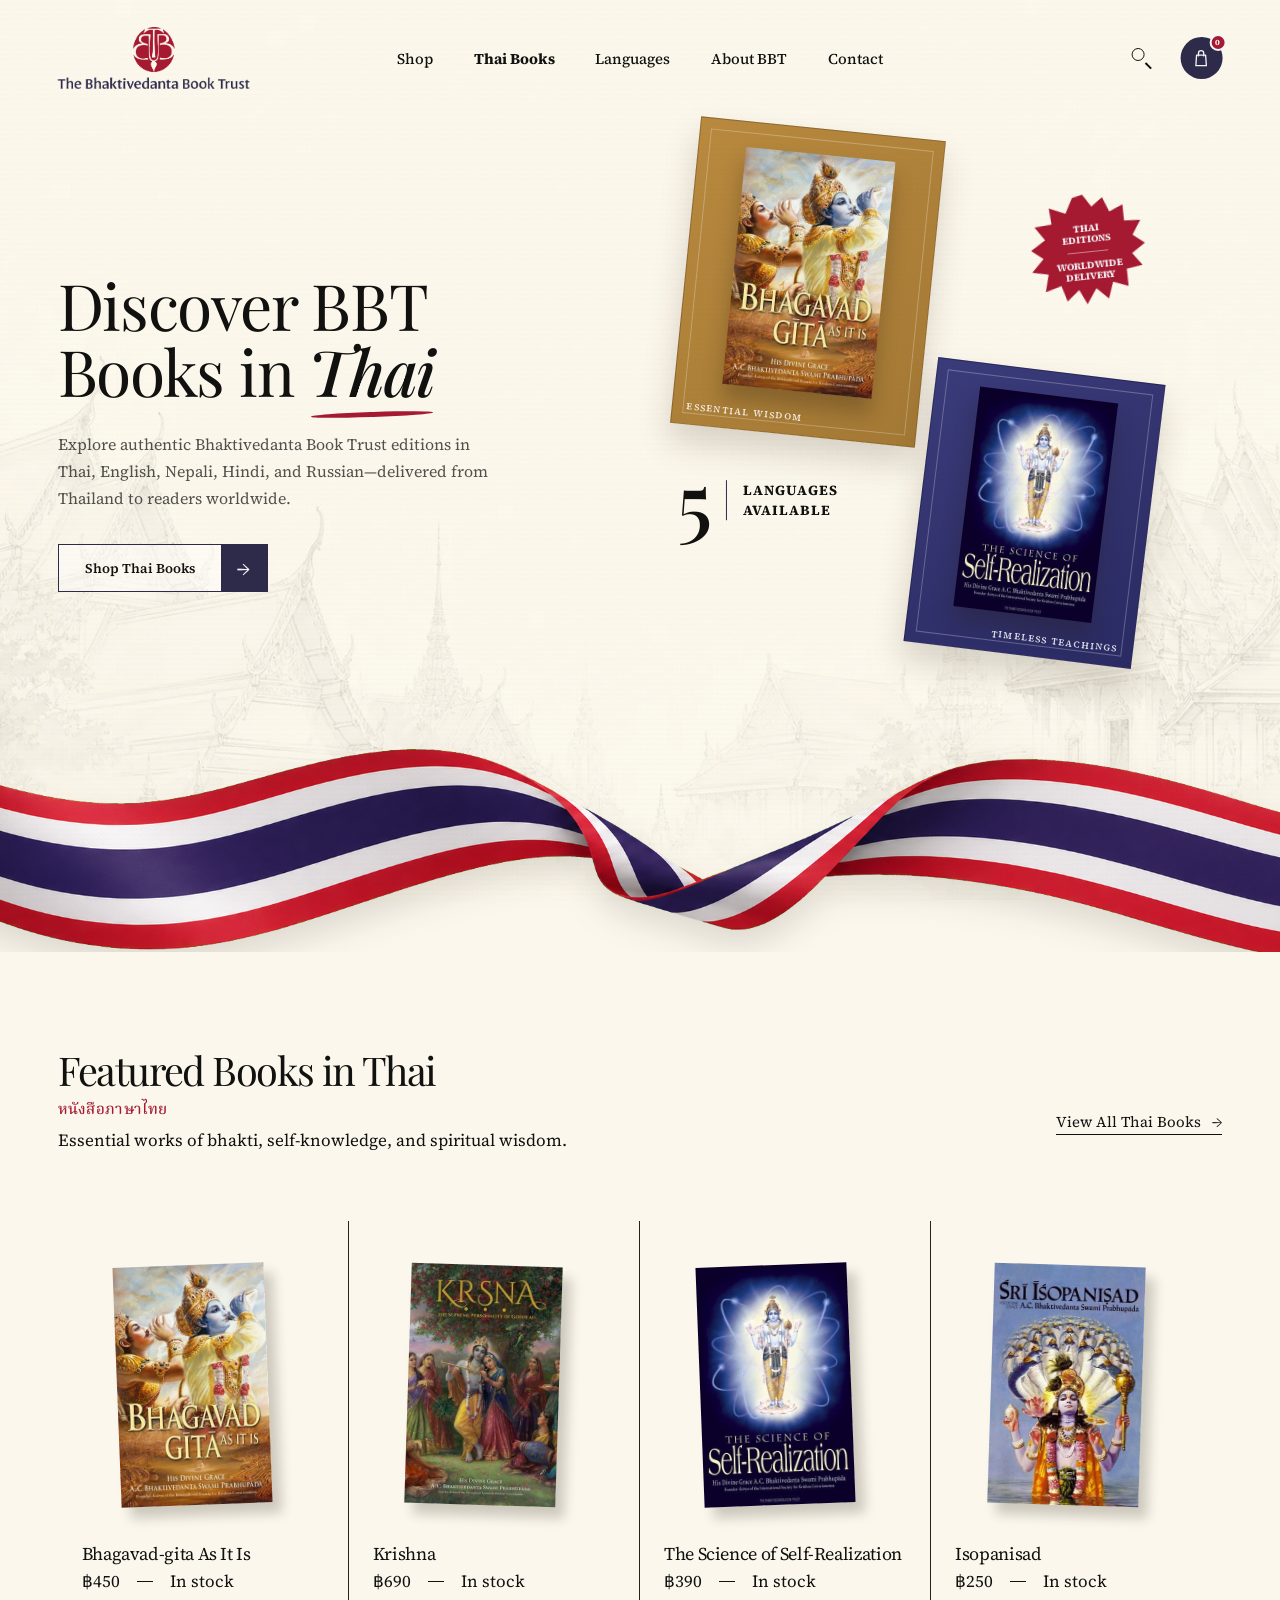
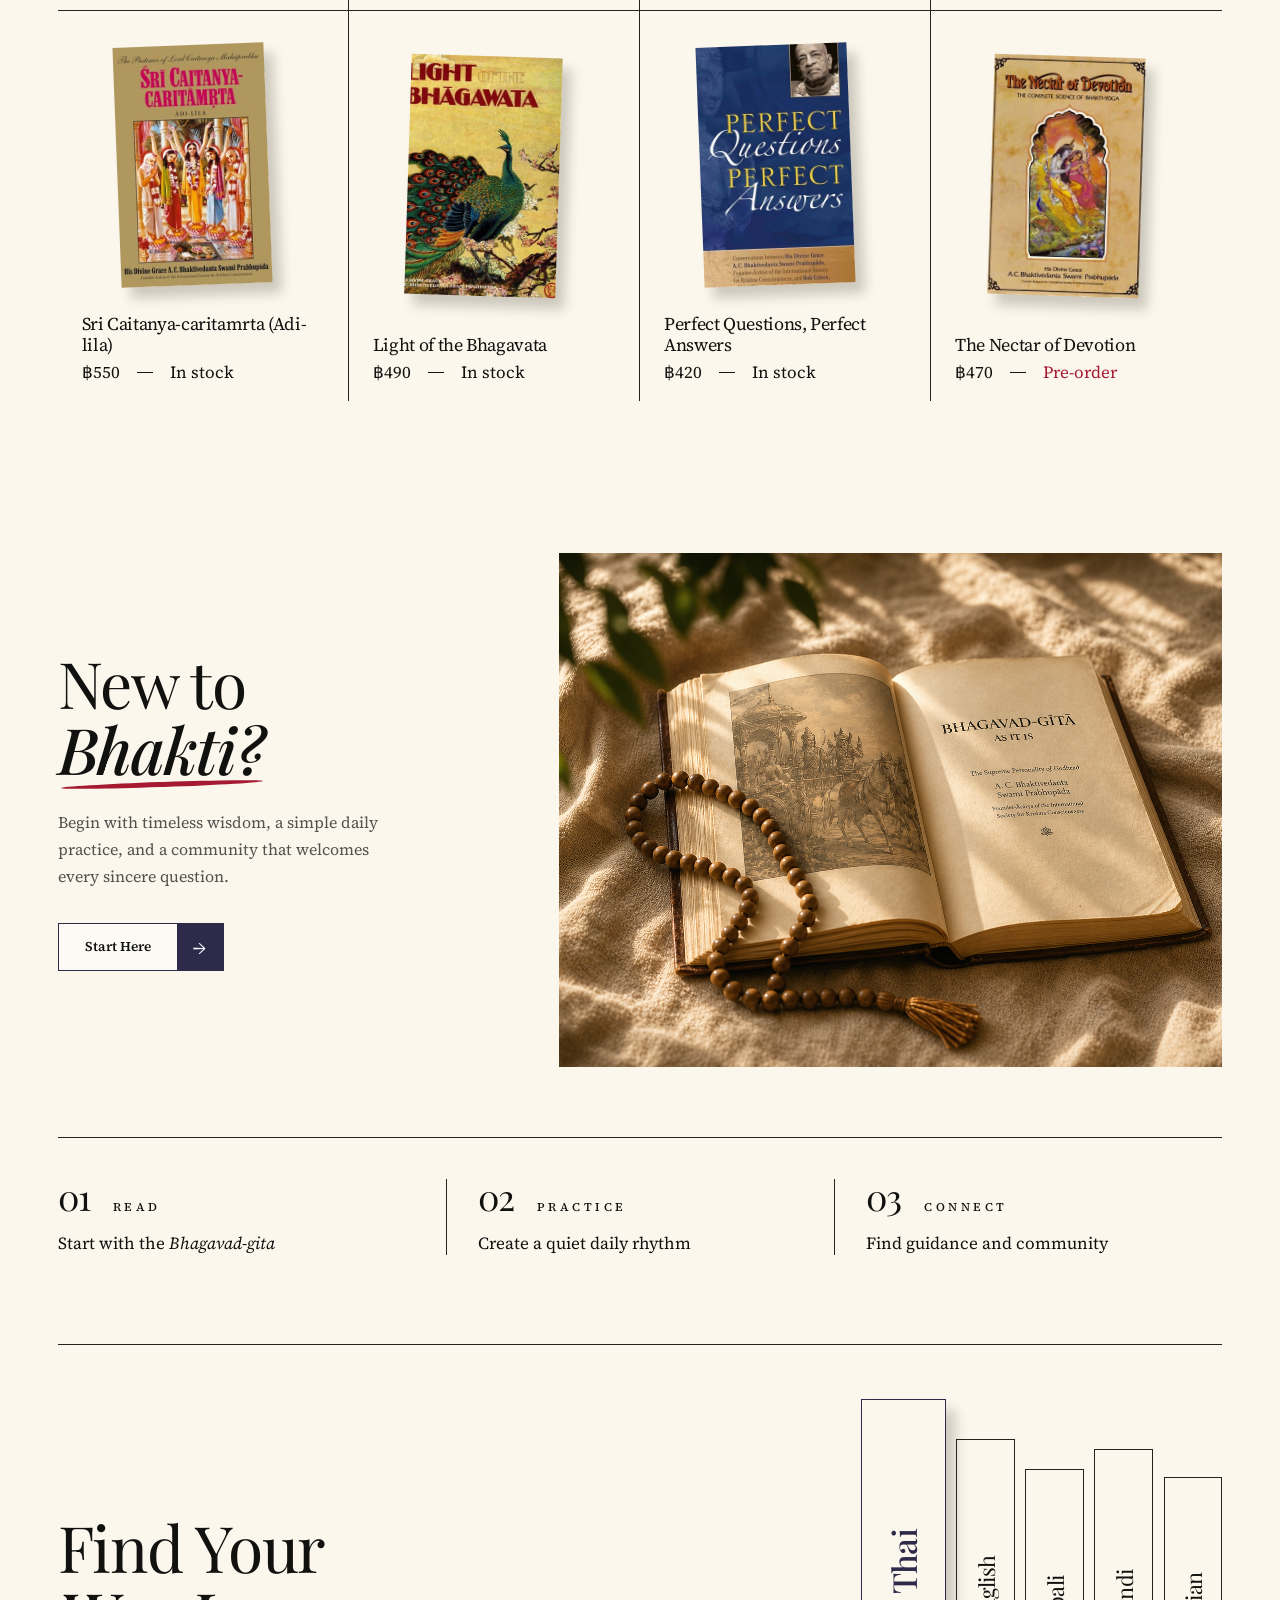
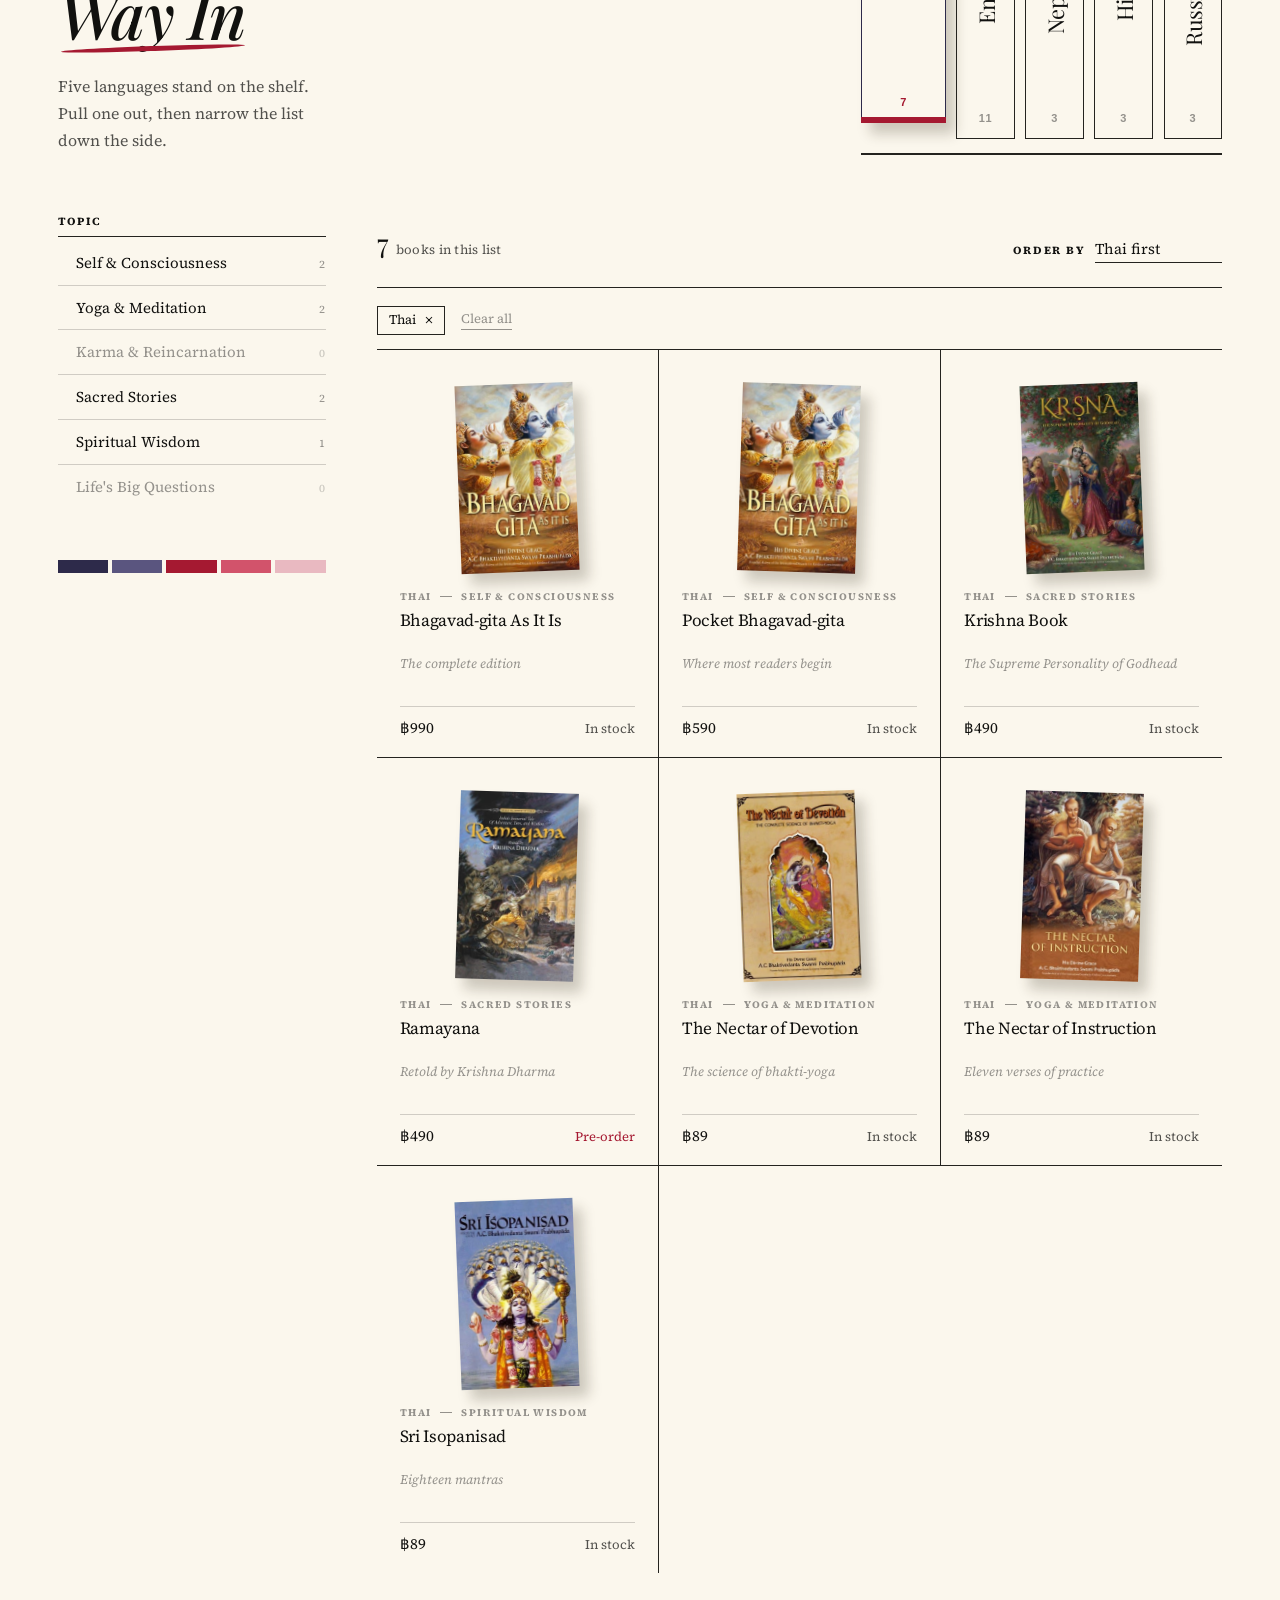
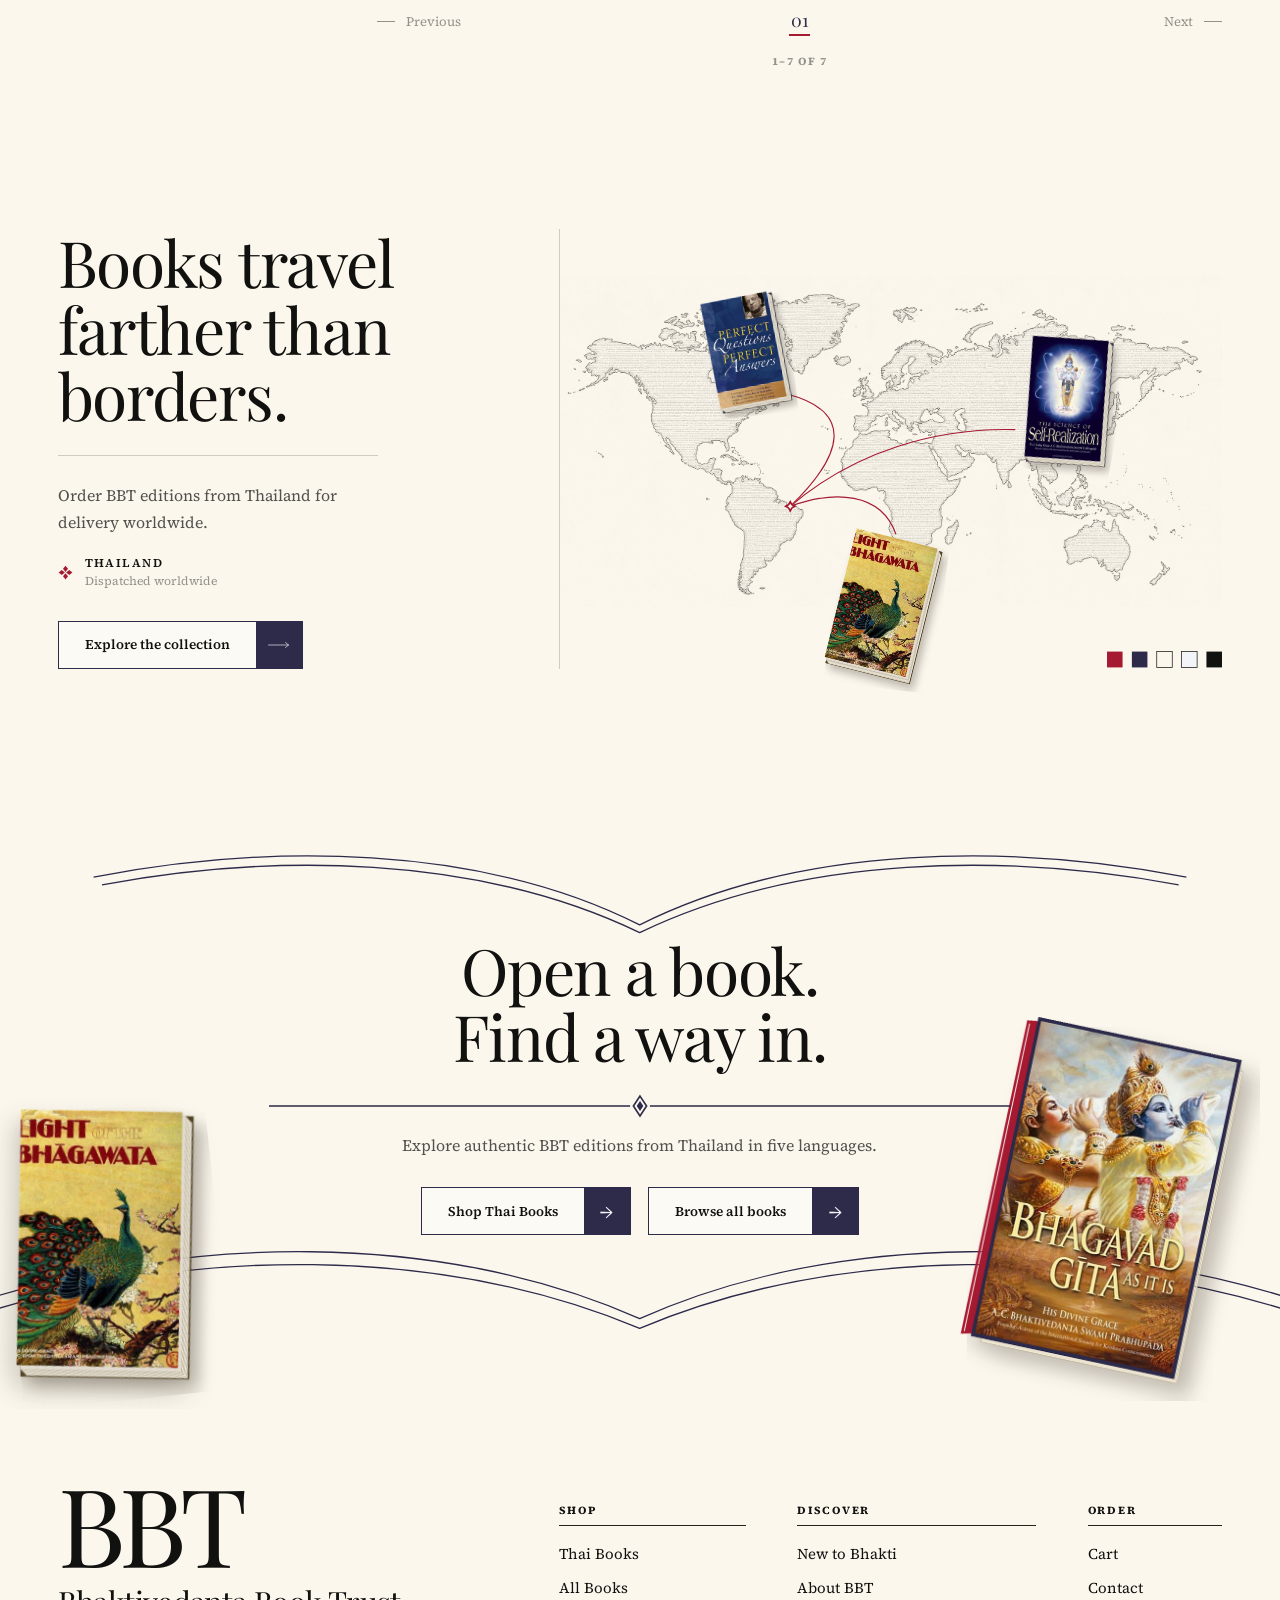
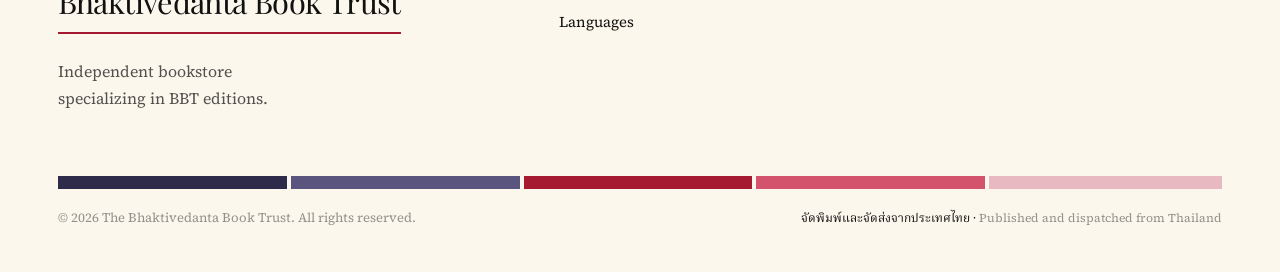
<file: index.html>
<!doctype html>
<html lang="en">
<head>
  <meta charset="utf-8">
  <meta name="viewport" content="width=device-width, initial-scale=1">
  <title>Featured Books in Thai — BBT Thailand</title>
  <meta name="description" content="Essential works of bhakti, self-knowledge, and spiritual wisdom, curated in Thailand.">
  <link rel="preconnect" href="https://fonts.googleapis.com">
  <link rel="preconnect" href="https://fonts.gstatic.com" crossorigin>
  <link href="https://fonts.googleapis.com/css2?family=Noto+Serif+Thai:wght@400;500&family=Playfair+Display:ital,wght@0,400;0,500;1,400;1,500&family=Source+Serif+4:opsz,wght@8..60,400;8..60,500;8..60,600;8..60,700&display=swap" rel="stylesheet">
  <link rel="stylesheet" href="css/hero.css">
  <link rel="stylesheet" href="css/finder-common.css">
  <link rel="stylesheet" href="css/finder-02-ledger-rail.css">
  <link rel="stylesheet" href="css/worldwide-delivery.css">
  <link rel="stylesheet" href="css/open-book-cta.css">
  <link rel="stylesheet" href="css/footer.css">
  <style>
    .section-heading__thai {
      margin: .55rem 0 0;
      color: var(--accent);
      font-family: "Noto Serif Thai", serif;
      font-size: clamp(15px, 1.15vw, 18px);
      font-weight: 500;
      letter-spacing: .02em;
      line-height: 1.5;
    }

    .delivery__origin {
      display: grid;
      gap: 2px;
    }

    .delivery__origin strong {
      color: var(--ink);
      font-family: var(--serif);
      font-size: 12px;
      font-weight: 600;
      letter-spacing: .12em;
      line-height: 1.2;
      text-transform: uppercase;
    }

    .delivery__origin small {
      color: var(--ink-faint);
      font-size: 12px;
      line-height: 1.35;
    }

  </style>
</head>
<body>
  <div class="site-atmosphere" aria-hidden="true"></div>

  <header class="site-header">
    <a class="brand" href="#" aria-label="Bhaktivedanta Book Trust home">
      <img src="assets/brand/logo.png" alt="The Bhaktivedanta Book Trust">
    </a>

    <nav class="primary-nav" aria-label="Primary navigation">
      <a href="shop.html">Shop</a>
      <a class="primary-nav__featured" href="#featured-title">Thai Books</a>
      <a href="#">Languages</a>
      <a href="about.html">About BBT</a>
      <a href="contact.html">Contact</a>
    </nav>

    <div class="header-actions">
      <a class="search-control" href="shop.html#search" aria-label="Search books">
        <span aria-hidden="true"></span>
      </a>
      <a class="cart-control" href="cart.html" aria-label="Cart, 0 items">
        <svg viewBox="0 0 24 24" aria-hidden="true">
          <path d="M6.8 8.2h10.4l.8 12H6l.8-12Z"></path>
          <path d="M9 9V6a3 3 0 0 1 6 0v3"></path>
        </svg>
        <span class="cart-control__count" data-cart-count>0</span>
      </a>
      <button class="menu-toggle" type="button" aria-expanded="false" aria-controls="mobile-menu" aria-label="Open menu">
        <span class="menu-toggle__bar" aria-hidden="true"></span>
      </button>
    </div>

    <nav class="mobile-menu" id="mobile-menu" aria-label="Mobile navigation" hidden>
      <a href="shop.html">Shop</a>
      <a href="#featured-title">Thai Books</a>
      <a href="shop.html#shop-lang">Languages</a>
      <a href="about.html">About BBT</a>
      <a href="contact.html">Contact</a>
    </nav>
  </header>

  <main class="home-main">
    <section class="hero" aria-labelledby="hero-title">
      <div class="hero__inner">
        <div class="hero__copy">
          <h1 class="hero__title" id="hero-title">
            <span>Discover BBT</span>
            <span>Books in <em>Thai</em></span>
          </h1>
          <p class="hero__lead">
            Explore authentic Bhaktivedanta Book Trust editions in Thai, English,
            Nepali, Hindi, and Russian—delivered from Thailand to readers worldwide.
          </p>
          <a class="hero__cta" href="#featured-title">
            <span>Shop Thai Books</span>
            <span class="hero__cta-arrow" aria-hidden="true">→</span>
          </a>
        </div>

        <div class="book-showcase" aria-label="Featured BBT books">
          <figure class="hero-book hero-book--gita">
            <span class="hero-book__label">Essential wisdom</span>
            <img src="assets/books/en-bg.jpeg" alt="Bhagavad-gita As It Is">
          </figure>

          <div class="trust-badge" aria-label="Thai editions and worldwide delivery">
            <span>Thai<br>Editions</span>
            <i aria-hidden="true"></i>
            <span>Worldwide<br>Delivery</span>
          </div>

          <figure class="hero-book hero-book--science">
            <span class="hero-book__label">Timeless teachings</span>
            <img src="assets/books/en-ssr.jpeg" alt="The Science of Self-Realization">
          </figure>

          <div class="language-detail">
            <strong>5</strong>
            <span>Languages<br>available</span>
          </div>
        </div>
      </div>

      <div class="hero-ribbon" aria-hidden="true">
        <img src="assets/graphics/thai-ribbons/ribbon-divider-xl.png" alt="">
      </div>
    </section>

    <section class="featured-books" aria-labelledby="featured-title">
      <header class="section-heading">
        <div class="section-heading__copy">
          <h1 id="featured-title">Featured Books in Thai</h1>
          <p class="section-heading__thai" lang="th">หนังสือภาษาไทย</p>
          <p class="dek">Essential works of bhakti, self-knowledge, and spiritual wisdom.</p>
        </div>

        <a class="view-all" href="#">
          <span>View All Thai Books</span>
          <span aria-hidden="true">→</span>
        </a>
      </header>

      <div class="books-grid">
        <article class="book">
          <a class="book__cover book__cover--left" href="product.html" aria-label="View Bhagavad-gita As It Is">
            <img src="assets/books/en-bg.jpeg" alt="Bhagavad-gita As It Is book cover">
          </a>
          <div class="book__details">
            <h2><a href="product.html">Bhagavad-gita As It Is</a></h2>
            <p><span>฿450</span><i aria-hidden="true"></i><span>In stock</span></p>
          </div>
        </article>

        <article class="book">
          <a class="book__cover book__cover--right" href="#" aria-label="View Krishna">
            <img src="assets/books/en-kb.jpeg" alt="Krishna book cover">
          </a>
          <div class="book__details">
            <h2><a href="#">Krishna</a></h2>
            <p><span>฿690</span><i aria-hidden="true"></i><span>In stock</span></p>
          </div>
        </article>

        <article class="book">
          <a class="book__cover book__cover--left" href="#" aria-label="View The Science of Self-Realization">
            <img src="assets/books/en-ssr.jpeg" alt="The Science of Self-Realization book cover">
          </a>
          <div class="book__details">
            <h2><a href="#">The Science of Self-Realization</a></h2>
            <p><span>฿390</span><i aria-hidden="true"></i><span>In stock</span></p>
          </div>
        </article>

        <article class="book">
          <a class="book__cover book__cover--right" href="#" aria-label="View Isopanisad">
            <img src="assets/books/en-iso.jpeg" alt="Sri Isopanisad book cover">
          </a>
          <div class="book__details">
            <h2><a href="#">Isopanisad</a></h2>
            <p><span>฿250</span><i aria-hidden="true"></i><span>In stock</span></p>
          </div>
        </article>

        <article class="book">
          <a class="book__cover book__cover--left" href="#" aria-label="View Sri Caitanya-caritamrta Adi-lila">
            <img src="assets/books/en-cc-adi.jpeg" alt="Sri Caitanya-caritamrta Adi-lila book cover">
          </a>
          <div class="book__details">
            <h2><a href="#">Sri Caitanya-caritamrta (Adi-lila)</a></h2>
            <p><span>฿550</span><i aria-hidden="true"></i><span>In stock</span></p>
          </div>
        </article>

        <article class="book">
          <a class="book__cover book__cover--right" href="#" aria-label="View Light of the Bhagavata">
            <img src="assets/books/en-lob.jpeg" alt="Light of the Bhagavata book cover">
          </a>
          <div class="book__details">
            <h2><a href="#">Light of the Bhagavata</a></h2>
            <p><span>฿490</span><i aria-hidden="true"></i><span>In stock</span></p>
          </div>
        </article>

        <article class="book">
          <a class="book__cover book__cover--left" href="#" aria-label="View Perfect Questions, Perfect Answers">
            <img src="assets/books/en-pqpa.jpeg" alt="Perfect Questions, Perfect Answers book cover">
          </a>
          <div class="book__details">
            <h2><a href="#">Perfect Questions, Perfect Answers</a></h2>
            <p><span>฿420</span><i aria-hidden="true"></i><span>In stock</span></p>
          </div>
        </article>

        <article class="book">
          <a class="book__cover book__cover--right" href="#" aria-label="View The Nectar of Devotion">
            <img src="assets/books/en-nod.jpeg" alt="The Nectar of Devotion book cover">
          </a>
          <div class="book__details">
            <h2><a href="#">The Nectar of Devotion</a></h2>
            <p><span>฿470</span><i aria-hidden="true"></i><span class="preorder">Pre-order</span></p>
          </div>
        </article>
      </div>

    </section>

    <section class="bhakti-intro" aria-labelledby="bhakti-title">
      <div class="bhakti-intro__top">
        <div class="bhakti-intro__copy">
          <h2 class="bhakti-intro__title" id="bhakti-title">
            <span>New to</span>
            <em>Bhakti?</em>
          </h2>
          <p class="bhakti-intro__lead">
            Begin with timeless wisdom, a simple daily practice, and
            a community that welcomes every sincere question.
          </p>
          <a class="bhakti-intro__cta" href="#">
            <span>Start Here</span>
            <span class="bhakti-intro__cta-arrow" aria-hidden="true">→</span>
          </a>
        </div>

        <figure class="bhakti-intro__media">
          <img
            src="assets/graphics/new-to-bhakti-still-life-v2.png"
            alt="An open Bhagavad-gita resting on textured linen beside wooden japa beads">
        </figure>
      </div>

      <ol class="bhakti-steps">
        <li class="bhakti-step">
          <p class="bhakti-step__head">
            <span class="bhakti-step__num">01</span>
            <span class="bhakti-step__label">Read</span>
          </p>
          <p class="bhakti-step__text">Start with the <em>Bhagavad-gita</em></p>
        </li>

        <li class="bhakti-step">
          <p class="bhakti-step__head">
            <span class="bhakti-step__num">02</span>
            <span class="bhakti-step__label">Practice</span>
          </p>
          <p class="bhakti-step__text">Create a quiet daily rhythm</p>
        </li>

        <li class="bhakti-step">
          <p class="bhakti-step__head">
            <span class="bhakti-step__num">03</span>
            <span class="bhakti-step__label">Connect</span>
          </p>
          <p class="bhakti-step__text">Find guidance and community</p>
        </li>
      </ol>
    </section>

    <section
      class="finder finder--ledger"
      aria-labelledby="wayfinder-title"
      data-finder
      data-finder-tilt
      data-finder-page-size="9"
      data-finder-cover-path="assets/books/">

      <div class="ledger__top">
        <header class="finder__head">
          <h2 class="finder__title" id="wayfinder-title">
            <span>Find Your</span>
            <em>Way In</em>
          </h2>
          <p class="finder__lead">
            Five languages stand on the shelf. Pull one out, then narrow the
            list down the side.
          </p>
        </header>

        <div class="rack" role="group" aria-labelledby="wayfinder-lang" data-filter-group="language">
          <h3 class="rack__label sr-only" id="wayfinder-lang">Explore by language</h3>

          <button class="spine spine--thai" type="button" data-filter-value="thai" aria-pressed="true">
            <span class="spine__name">Thai</span>
            <span class="spine__count" data-filter-count>0</span>
          </button>
          <button class="spine" type="button" data-filter-value="english" aria-pressed="false">
            <span class="spine__name">English</span>
            <span class="spine__count" data-filter-count>0</span>
          </button>
          <button class="spine" type="button" data-filter-value="nepali" aria-pressed="false">
            <span class="spine__name">Nepali</span>
            <span class="spine__count" data-filter-count>0</span>
          </button>
          <button class="spine" type="button" data-filter-value="hindi" aria-pressed="false">
            <span class="spine__name">Hindi</span>
            <span class="spine__count" data-filter-count>0</span>
          </button>
          <button class="spine" type="button" data-filter-value="russian" aria-pressed="false">
            <span class="spine__name">Russian</span>
            <span class="spine__count" data-filter-count>0</span>
          </button>
        </div>
      </div>

      <div class="ledger">
        <aside class="ledger__rail" aria-label="Filters">
          <div class="ledger__group" role="group" aria-labelledby="wayfinder-topic" data-filter-group="topic">
            <h3 class="ledger__label" id="wayfinder-topic">Topic</h3>
            <ul class="ledger__list">
              <li>
                <button class="ledger__opt" type="button" data-filter-value="self" aria-pressed="false">
                  <span class="ledger__opt-name">Self &amp; Consciousness</span>
                  <span class="ledger__opt-count" data-filter-count>0</span>
                </button>
              </li>
              <li>
                <button class="ledger__opt" type="button" data-filter-value="yoga" aria-pressed="false">
                  <span class="ledger__opt-name">Yoga &amp; Meditation</span>
                  <span class="ledger__opt-count" data-filter-count>0</span>
                </button>
              </li>
              <li>
                <button class="ledger__opt" type="button" data-filter-value="karma" aria-pressed="false">
                  <span class="ledger__opt-name">Karma &amp; Reincarnation</span>
                  <span class="ledger__opt-count" data-filter-count>0</span>
                </button>
              </li>
              <li>
                <button class="ledger__opt" type="button" data-filter-value="stories" aria-pressed="false">
                  <span class="ledger__opt-name">Sacred Stories</span>
                  <span class="ledger__opt-count" data-filter-count>0</span>
                </button>
              </li>
              <li>
                <button class="ledger__opt" type="button" data-filter-value="wisdom" aria-pressed="false">
                  <span class="ledger__opt-name">Spiritual Wisdom</span>
                  <span class="ledger__opt-count" data-filter-count>0</span>
                </button>
              </li>
              <li>
                <button class="ledger__opt" type="button" data-filter-value="questions" aria-pressed="false">
                  <span class="ledger__opt-name">Life's Big Questions</span>
                  <span class="ledger__opt-count" data-filter-count>0</span>
                </button>
              </li>
            </ul>
          </div>

          <div class="ledger__foot" aria-hidden="true">
            <span></span><span></span><span></span><span></span><span></span>
          </div>
        </aside>

        <div class="ledger__main">
          <div class="ledger__bar">
            <p class="finder__tally">
              <b data-finder-count aria-live="polite">0</b>
              <span><span data-finder-noun>books</span> in this list</span>
            </p>

            <label class="ledger__sort">
              <span>Order by</span>
              <select data-finder-sort>
                <option value="default">Thai first</option>
                <option value="title">Title, A–Z</option>
                <option value="price-asc">Price, low to high</option>
                <option value="price-desc">Price, high to low</option>
              </select>
            </label>
          </div>

          <div class="ledger__applied">
            <div class="ledger__chips" data-finder-chips hidden></div>
            <button class="ledger__clear" type="button" data-finder-clear hidden>Clear all</button>
          </div>

          <div class="ledger__shelf">
            <div class="ledger__grid" data-finder-results></div>
          </div>

          <nav class="pager" aria-label="Result pages" data-finder-pagination hidden>
            <button class="pager__step" type="button" data-finder-prev>
              <i aria-hidden="true"></i>
              <span>Previous</span>
            </button>

            <div class="pager__numbers" data-finder-pages></div>

            <button class="pager__step pager__step--next" type="button" data-finder-next>
              <span>Next</span>
              <i aria-hidden="true"></i>
            </button>

            <p class="pager__range" data-finder-range aria-live="polite"></p>
          </nav>

          <div class="finder__empty" data-finder-empty hidden>
            <p>No titles under that heading.</p>
            <p>This language and topic have no books in the catalogue yet. Remove one of the two filters to widen the list.</p>
            <button type="button" data-finder-clear data-finder-clear-always>Show every book</button>
          </div>
        </div>
      </div>

      <template data-finder-page-template>
        <button class="pager__num" type="button">
          <span data-page-label></span>
        </button>
      </template>

      <template data-finder-chip-template>
        <button class="chip" type="button">
          <span data-chip-label></span>
          <i aria-hidden="true">&times;</i>
        </button>
      </template>

      <template data-finder-template>
        <article class="row">
          <a class="row__cover" href="#" tabindex="-1" aria-hidden="true">
            <img data-field="cover" alt="">
          </a>
          <div class="row__body">
            <p class="row__meta">
              <span data-field="language"></span>
              <i aria-hidden="true"></i>
              <span data-field="topic"></span>
            </p>
            <h4 class="row__title"><a href="#" data-field="title"></a></h4>
            <p class="row__note" data-field="note"></p>
          </div>
          <p class="row__line">
            <span class="row__price" data-field="price"></span>
            <span class="row__status" data-field="status"></span>
          </p>
        </article>
      </template>
    </section>

    <section class="delivery" aria-labelledby="delivery-title">
      <div class="delivery__inner">
        <div class="delivery__copy">
          <h2 class="delivery__title" id="delivery-title">
            <span>Books travel</span>
            <span>farther than</span>
            <span>borders.</span>
          </h2>

          <p class="delivery__lead">
            Order BBT editions from Thailand for delivery worldwide.
          </p>

          <p class="delivery__mark">
            <img src="assets/graphics/worldwide-delivery/delivery-mark.svg" alt="" width="24" height="24">
            <span class="delivery__origin">
              <strong>Thailand</strong>
              <small>Dispatched worldwide</small>
            </span>
          </p>

          <a class="delivery__cta" href="#wayfinder-title">
            <span>Explore the collection</span>
            <span class="delivery__cta-arrow" aria-hidden="true">
              <svg viewBox="0 0 44 12"><path d="M1 6h40M35 1l6 5-6 5"></path></svg>
            </span>
          </a>
        </div>

        <div class="delivery__panel">
          <div class="delivery__stage">
            <img
              class="delivery__map"
              src="assets/graphics/worldwide-delivery/engraved-world-map-ink.webp"
              alt=""
              width="1774"
              height="887"
              loading="lazy">
            <img
              class="delivery__routes"
              src="assets/graphics/worldwide-delivery/routes-overlay.svg"
              alt="Delivery routes leaving Thailand for three continents"
              width="1774"
              height="887"
              loading="lazy">

            <figure class="delivery-book delivery-book--americas">
              <img
                src="assets/graphics/worldwide-delivery/book-perfect-questions.png"
                alt="Perfect Questions, Perfect Answers"
                loading="lazy">
            </figure>

            <figure class="delivery-book delivery-book--europe">
              <img
                src="assets/graphics/worldwide-delivery/book-self-realization.png"
                alt="The Science of Self-Realization"
                loading="lazy">
            </figure>

            <figure class="delivery-book delivery-book--pacific">
              <img
                src="assets/graphics/worldwide-delivery/book-light-of-bhagavata.png"
                alt="Light of the Bhagavata"
                loading="lazy">
            </figure>
          </div>
        </div>

        <p class="delivery__swatches" aria-hidden="true">
          <img src="assets/graphics/worldwide-delivery/palette-swatches.svg" alt="" width="148" height="24">
        </p>
      </div>
    </section>

    <section class="open-book-cta" aria-labelledby="open-book-cta-title">
      <img
        class="open-book-cta__frame"
        src="assets/graphics/open-book-cta/open-book-frame.svg"
        alt=""
        aria-hidden="true">
      <img
        class="open-book-cta__book open-book-cta__book--left"
        src="assets/graphics/worldwide-delivery/book-light-of-bhagavata.png"
        alt="Light of the Bhagavata"
        loading="lazy">

      <div class="open-book-cta__content">
        <h2 class="open-book-cta__title" id="open-book-cta-title">
          Open a book. Find a way in.
        </h2>

        <img
          class="open-book-cta__rule"
          src="assets/graphics/open-book-cta/center-rule.svg"
          alt=""
          aria-hidden="true">

        <p class="open-book-cta__lead">
          Explore authentic BBT editions from Thailand in five languages.
        </p>

        <div class="open-book-cta__actions">
          <a class="open-book-cta__button" href="#featured-title">
            <span>Shop Thai Books</span>
            <span class="open-book-cta__button-arrow" aria-hidden="true">→</span>
          </a>
          <a class="open-book-cta__button" href="#wayfinder-title">
            <span>Browse all books</span>
            <span class="open-book-cta__button-arrow" aria-hidden="true">→</span>
          </a>
        </div>
      </div>

      <img
        class="open-book-cta__book open-book-cta__book--right"
        src="assets/graphics/open-book-cta/book-bhagavad-gita-open-door.png"
        alt="Bhagavad-gita As It Is"
        loading="lazy">
    </section>

  </main>

  <footer class="site-footer">
    <div class="site-footer__inner">
      <div class="site-footer__main">
        <div class="site-footer__identity">
          <p class="site-footer__monogram" aria-hidden="true">BBT</p>
          <p class="site-footer__name">Bhaktivedanta Book Trust</p>
          <p class="site-footer__description">
            Independent bookstore<br>
            specializing in BBT editions.
          </p>
        </div>

        <nav class="site-footer__nav" aria-label="Footer navigation">
          <div class="site-footer__column">
            <h2>Shop</h2>
            <ul>
              <li><a href="#featured-title">Thai Books</a></li>
              <li><a href="#wayfinder-title">All Books</a></li>
              <li><a href="#wayfinder-lang">Languages</a></li>
            </ul>
          </div>

          <div class="site-footer__column">
            <h2>Discover</h2>
            <ul>
              <li><a href="#bhakti-title">New to Bhakti</a></li>
              <li><a href="about.html">About BBT</a></li>
            </ul>
          </div>

          <div class="site-footer__column">
            <h2>Order</h2>
            <ul>
              <li><a href="cart.html" aria-label="View shopping cart">Cart</a></li>
              <li><a href="contact.html">Contact</a></li>
            </ul>
          </div>
        </nav>
      </div>

      <div class="site-footer__foot">
        <ol class="site-footer__palette" aria-label="BBT color palette">
          <li>1</li>
          <li>2</li>
          <li>3</li>
          <li>4</li>
          <li>5</li>
        </ol>

        <div class="site-footer__legal">
          <p class="site-footer__copyright">
            &copy; 2026 The Bhaktivedanta Book Trust. All rights reserved.
          </p>
          <p class="site-footer__colophon">
            <span lang="th">จัดพิมพ์และจัดส่งจากประเทศไทย</span>
            <span aria-hidden="true"> · </span>
            Published and dispatched from Thailand
          </p>
        </div>
      </div>
    </div>
  </footer>

  <script src="js/catalog.js"></script>
  <script src="js/cart.js"></script>
  <script src="js/finder.js"></script>
  <script src="js/mobile-nav.js"></script>
</body>
</html>
</file>
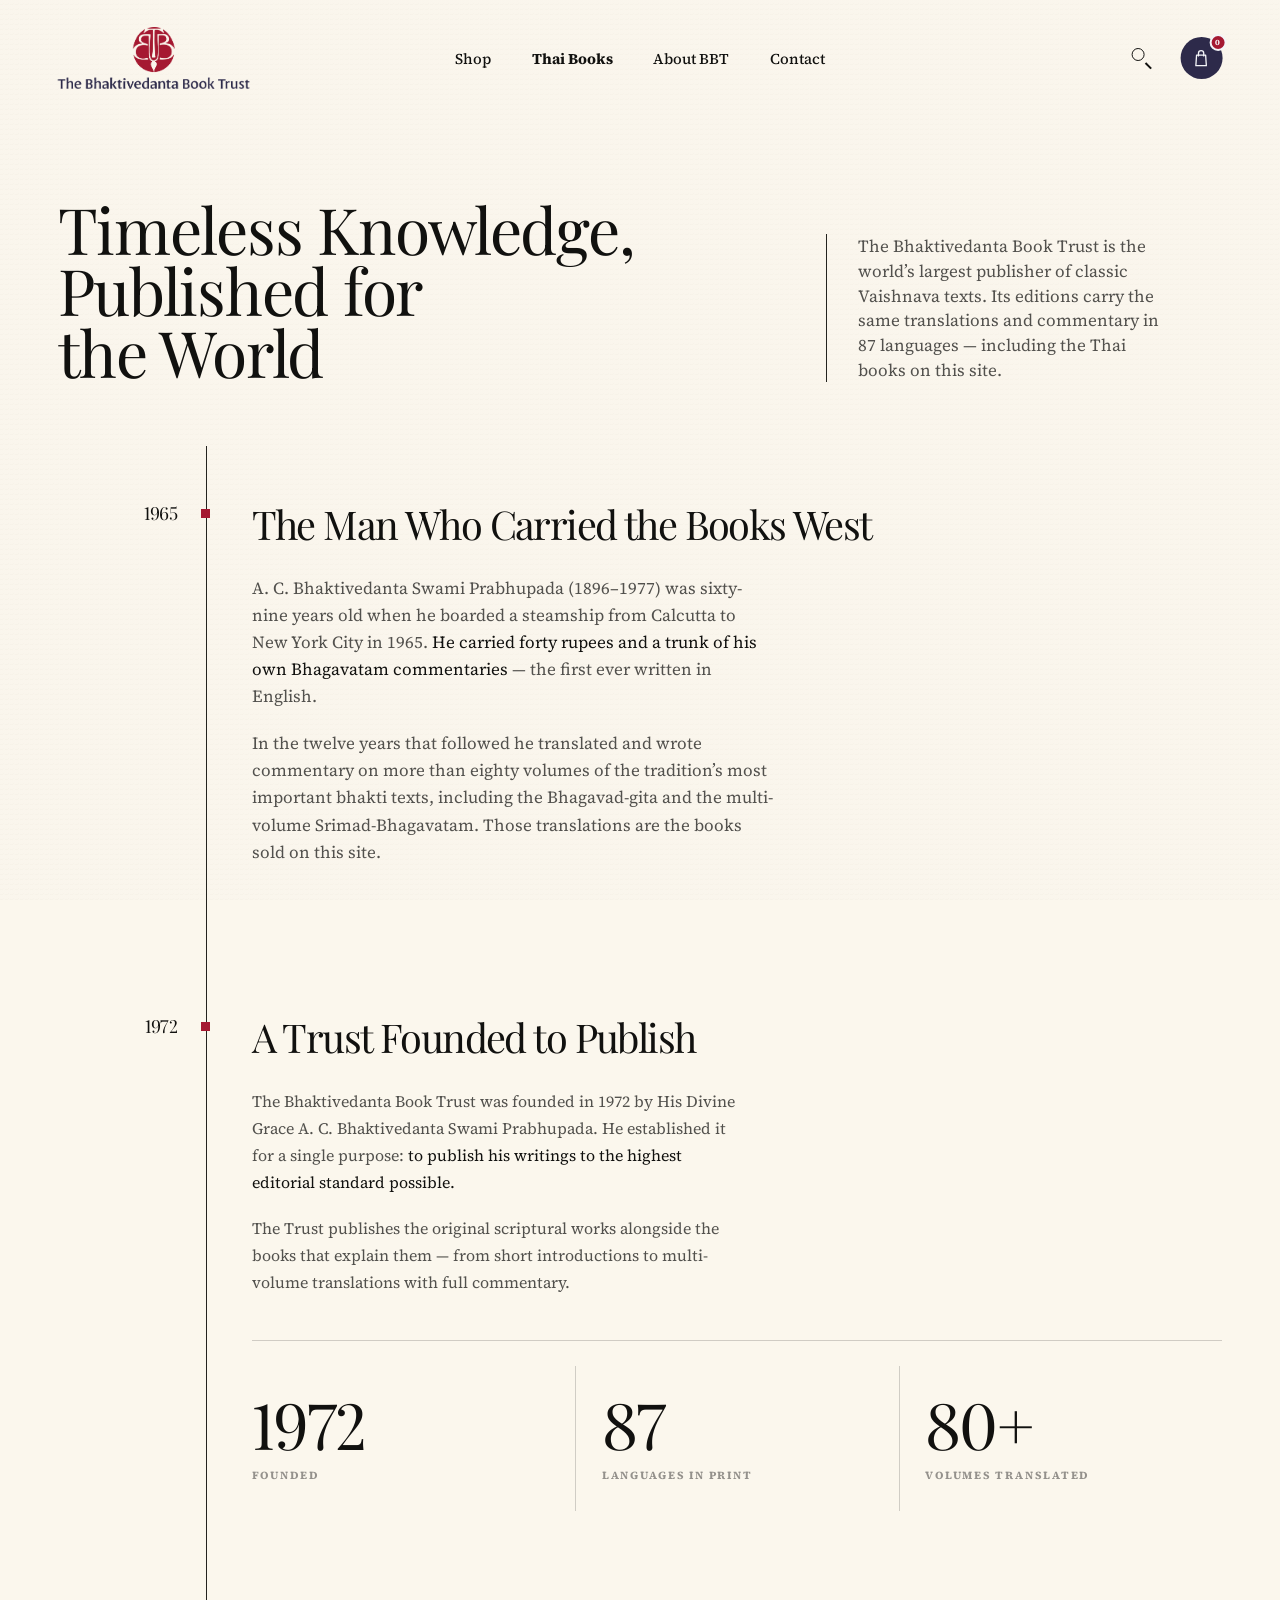
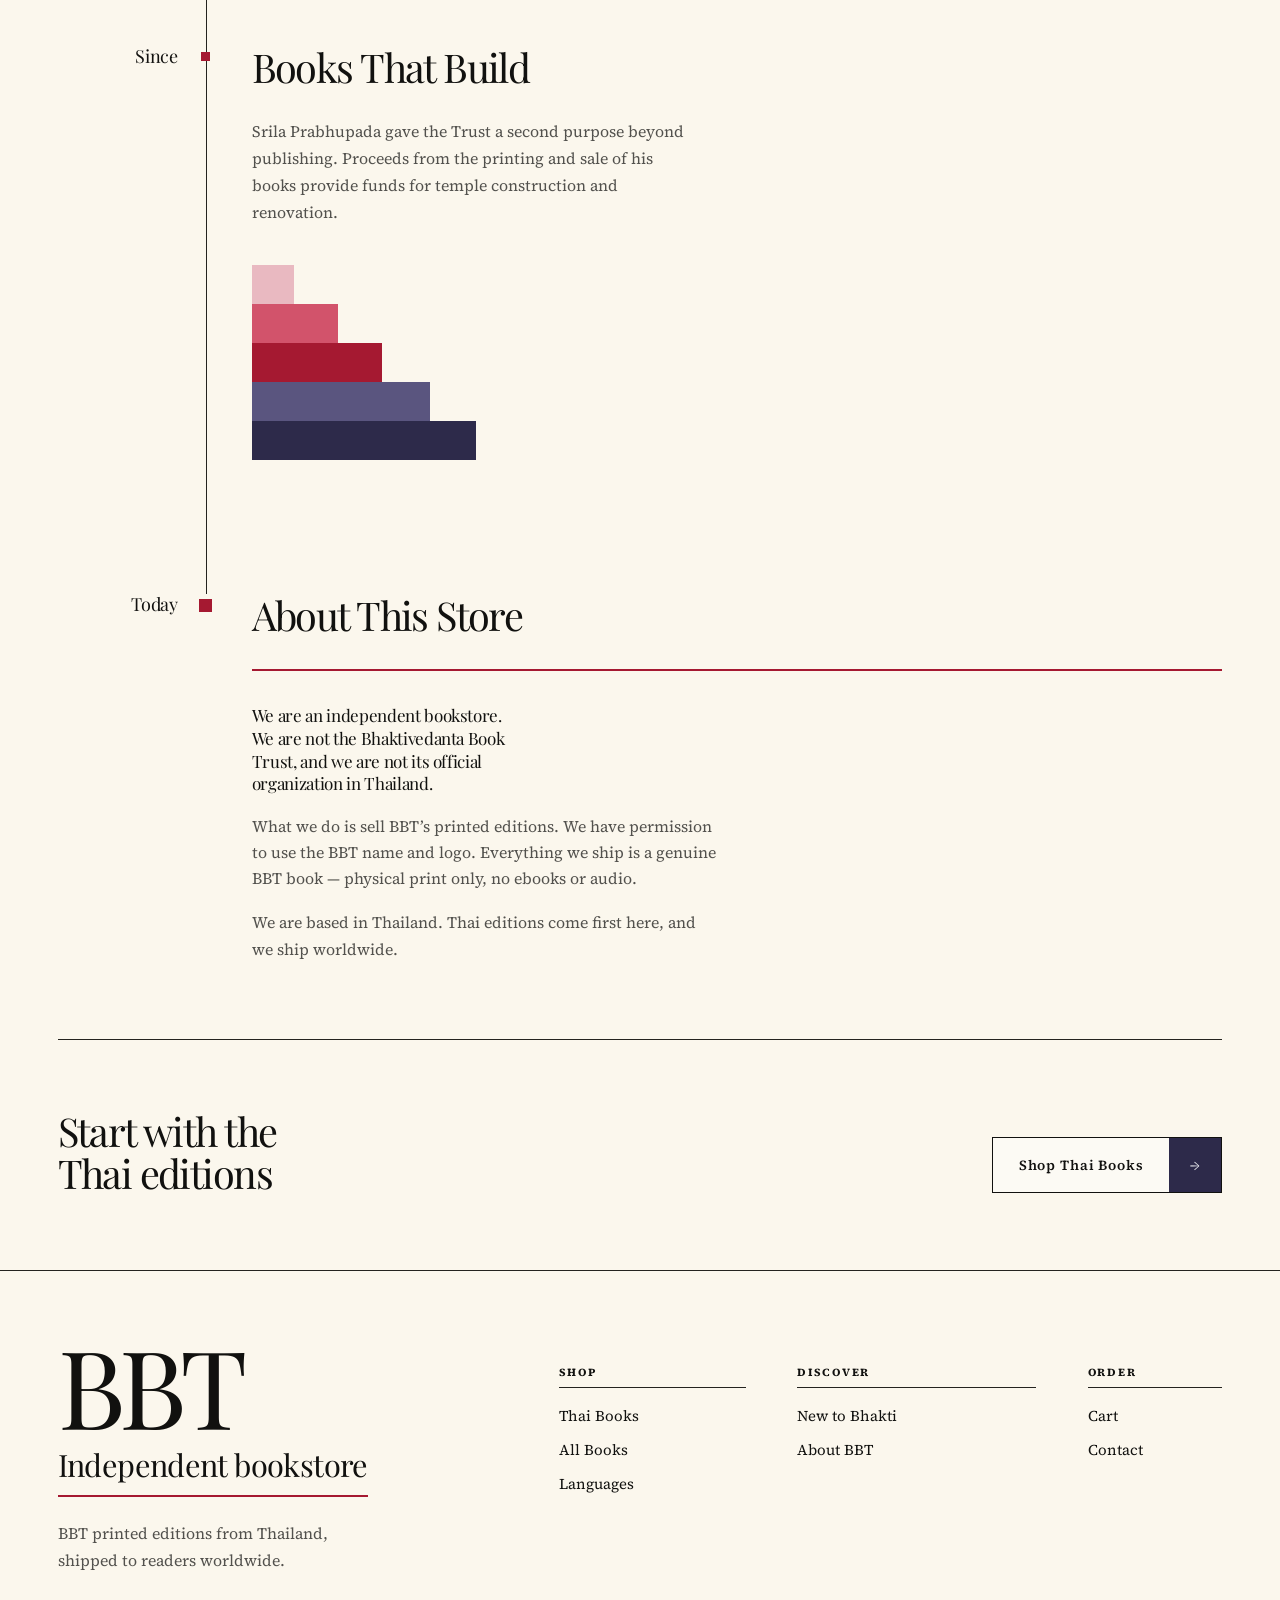
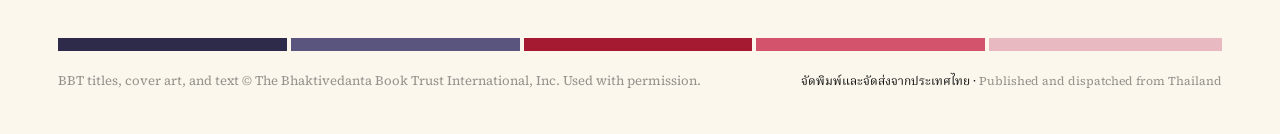
<file: about.html>
<!--
THESIS: The About page as the passage itself — one dated line running from a birth in 1896 to a bookshop in Thailand today, so the reader understands the Trust as something that happened rather than something that exists. It refuses the mission-statement-and-value-cards default.
OWN-WORLD: Warm ivory paper, Playfair heads, Source Serif copy, one continuous 1px spine down the page with Thai Red ticks at each dated station, three display numerals, one complete ladder at the last station.
STORY: The reader follows a man onto a steamship, watches the books he wrote become a trust in 87 languages, sees where the money goes, and arrives at the shop that sells them — which then tells them plainly it is not that trust.
FIRST VIEWPORT: Header over an opening band. "Timeless Knowledge, Published for the World" set large at left; right of a single vertical rule, the two-sentence imprint. The first dated station begins immediately beneath on open paper, so the line the page follows is visible without scrolling.
FORM: The Passage — a dated spine with stations hanging off it.
FINISH: unreviewed and undocumented is unfinished; this build ends with the finish review, the verdict, and DESIGN.md
-->
<!doctype html>
<html lang="en">
<head>
  <meta charset="utf-8">
  <meta name="viewport" content="width=device-width, initial-scale=1">
  <title>About BBT — BBT Books from Thailand</title>
  <meta
    name="description"
    content="From a steamship in 1965 to 87 languages in print. The story of the Bhaktivedanta Book Trust, and of the independent Thai bookstore that sells its editions.">
  <link rel="preconnect" href="https://fonts.googleapis.com">
  <link rel="preconnect" href="https://fonts.gstatic.com" crossorigin>
  <link
    href="https://fonts.googleapis.com/css2?family=Noto+Serif+Thai:wght@400;500&family=Playfair+Display:wght@400;500&family=Source+Serif+4:opsz,wght@8..60,400;8..60,500;8..60,600;8..60,700&display=swap"
    rel="stylesheet">
  <link rel="stylesheet" href="css/hero.css">
  <link rel="stylesheet" href="css/about-common.css">
  <link rel="stylesheet" href="css/about.css">
  <link rel="stylesheet" href="css/footer.css">
</head>
<body class="about-page about-page--passage">
  <a class="skip-link" href="#main-content">Skip to main content</a>
  <div class="site-atmosphere" aria-hidden="true"></div>

  <header class="site-header">
    <a class="brand" href="index.html" aria-label="BBT bookstore home">
      <img src="assets/brand/logo.png" alt="The Bhaktivedanta Book Trust">
    </a>

    <nav class="primary-nav" aria-label="Primary navigation">
      <a href="shop.html">Shop</a>
      <a class="primary-nav__featured" href="shop.html#shop-lang">Thai Books</a>
      <a href="about.html" aria-current="page">About BBT</a>
      <a href="contact.html">Contact</a>
    </nav>

    <div class="header-actions">
      <a class="search-control" href="shop.html#search" aria-label="Search books">
        <span aria-hidden="true"></span>
      </a>
      <a class="cart-control" href="cart.html" aria-label="Cart, 0 items">
        <svg viewBox="0 0 24 24" aria-hidden="true">
          <path d="M6.8 8.2h10.4l.8 12H6l.8-12Z"></path>
          <path d="M9 9V6a3 3 0 0 1 6 0v3"></path>
        </svg>
        <span class="cart-control__count" data-cart-count>0</span>
      </a>
      <button class="menu-toggle" type="button" aria-expanded="false" aria-controls="mobile-menu" aria-label="Open menu">
        <span class="menu-toggle__bar" aria-hidden="true"></span>
      </button>
    </div>

    <nav class="mobile-menu" id="mobile-menu" aria-label="Mobile navigation" hidden>
      <a href="shop.html">Shop</a>
      <a href="shop.html#shop-lang">Thai Books</a>
      <a href="about.html" aria-current="page">About BBT</a>
      <a href="contact.html">Contact</a>
    </nav>
  </header>

  <main class="about-main" id="main-content" tabindex="-1">

    <!-- Opening ------------------------------------------------------------
         Title left, the imprint sentence right of a single vertical rule. -->
    <section class="passage-open" aria-labelledby="about-title">
      <h1 id="about-title">Timeless Knowledge,<br>Published for<br>the World</h1>

      <div class="passage-open__imprint">
        <p class="about-lead">
          The Bhaktivedanta Book Trust is the world&rsquo;s largest publisher of
          classic Vaishnava texts. Its editions carry the same translations and
          commentary in 87 languages &mdash; including the Thai books on this
          site.
        </p>
      </div>
    </section>

    <!-- The passage --------------------------------------------------------
         One continuous spine. Each station hangs off it at its own date. -->
    <div class="passage">

      <section class="station" aria-labelledby="founder-title">
        <p class="station__year"><span>1965</span></p>

        <div class="station__body">
          <h2 id="founder-title">The Man Who Carried the Books West</h2>
          <div class="about-body">
            <p>
              A.&nbsp;C. Bhaktivedanta Swami Prabhupada (1896&ndash;1977) was
              sixty-nine years old when he boarded a steamship from Calcutta to
              New York City in 1965. <span class="about-emphasis">He carried
              forty rupees and a trunk of his own Bhagavatam commentaries</span>
              &mdash; the first ever written in English.
            </p>
            <p>
              In the twelve years that followed he translated and wrote
              commentary on more than eighty volumes of the tradition&rsquo;s
              most important bhakti texts, including the Bhagavad-gita and the
              multi-volume Srimad-Bhagavatam. Those translations are the books
              sold on this site.
            </p>
          </div>
        </div>
      </section>

      <section class="station" aria-labelledby="trust-title">
        <p class="station__year"><span>1972</span></p>

        <div class="station__body">
          <h2 id="trust-title">A Trust Founded to Publish</h2>
          <div class="about-body">
            <p>
              The Bhaktivedanta Book Trust was founded in 1972 by His Divine
              Grace A.&nbsp;C. Bhaktivedanta Swami Prabhupada. He established it
              for a single purpose: <span class="about-emphasis">to publish his
              writings to the highest editorial standard possible.</span>
            </p>
            <p>
              The Trust publishes the original scriptural works alongside the
              books that explain them &mdash; from short introductions to
              multi-volume translations with full commentary.
            </p>
          </div>

          <ol class="figures">
            <li>
              <span class="figure__value">1972</span>
              <span class="figure__label">Founded</span>
            </li>
            <li>
              <span class="figure__value">87</span>
              <span class="figure__label">Languages in print</span>
            </li>
            <li>
              <span class="figure__value">80+</span>
              <span class="figure__label">Volumes translated</span>
            </li>
          </ol>
        </div>
      </section>

      <section class="station station--build" aria-labelledby="build-title">
        <p class="station__year"><span>Since</span></p>

        <div class="station__body">
          <h2 id="build-title">Books That Build</h2>
          <div class="about-body">
            <p>
              Srila Prabhupada gave the Trust a second purpose beyond
              publishing. Proceeds from the printing and sale of his books
              provide funds for temple construction and renovation.
            </p>
          </div>

          <ol class="about-ladder" aria-hidden="true">
            <li></li><li></li><li></li><li></li><li></li>
          </ol>
        </div>
      </section>

      <!-- The last station on the line, and the only one that is not about
           the Trust. Everything above borrows its authority; this states
           plainly what this shop is. Full section, full reading size. -->
      <section class="station station--store" aria-labelledby="store-title">
        <p class="station__year"><span>Today</span></p>

        <div class="station__body">
          <h2 id="store-title">About This Store</h2>

          <div class="disclosure">
            <div class="disclosure__body">
              <p class="disclosure__statement">
                We are an independent bookstore. We are not the Bhaktivedanta
                Book Trust, and we are not its official organization in
                Thailand.
              </p>
              <p>
                What we do is sell BBT&rsquo;s printed editions. We have
                permission to use the BBT name and logo. Everything we ship is
                a genuine BBT book &mdash; physical print only, no ebooks or
                audio.
              </p>
              <p>
                We are based in Thailand. Thai editions come first here, and we
                ship worldwide.
              </p>
            </div>
          </div>
        </div>
      </section>
    </div>

    <!-- Close -------------------------------------------------------------- -->
    <section class="about-close" aria-labelledby="close-title">
      <h2 id="close-title">Start with the Thai editions</h2>
      <a class="about-cta" href="shop.html#shop-lang">
        <span>Shop Thai Books</span>
        <span aria-hidden="true">&rarr;</span>
      </a>
    </section>
  </main>

  <footer class="site-footer">
    <div class="site-footer__inner">
      <div class="site-footer__main">
        <div class="site-footer__identity">
          <p class="site-footer__monogram" aria-hidden="true">BBT</p>
          <p class="site-footer__name">Independent bookstore</p>
          <p class="site-footer__description">
            BBT printed editions from Thailand,<br>
            shipped to readers worldwide.
          </p>
        </div>

        <nav class="site-footer__nav" aria-label="Footer navigation">
          <div class="site-footer__column">
            <h2>Shop</h2>
            <ul>
              <li><a href="shop.html#shop-lang">Thai Books</a></li>
              <li><a href="shop.html">All Books</a></li>
              <li><a href="shop.html#shop-lang">Languages</a></li>
            </ul>
          </div>

          <div class="site-footer__column">
            <h2>Discover</h2>
            <ul>
              <li><a href="index.html#bhakti-title">New to Bhakti</a></li>
              <li><a href="about.html" aria-current="page">About BBT</a></li>
            </ul>
          </div>

          <div class="site-footer__column">
            <h2>Order</h2>
            <ul>
              <li><a href="cart.html" aria-label="View shopping cart">Cart</a></li>
              <li><a href="contact.html">Contact</a></li>
            </ul>
          </div>
        </nav>
      </div>

      <div class="site-footer__foot">
        <ol class="site-footer__palette" aria-label="BBT color palette">
          <li>1</li>
          <li>2</li>
          <li>3</li>
          <li>4</li>
          <li>5</li>
        </ol>

        <div class="site-footer__legal">
          <p class="site-footer__copyright">
            BBT titles, cover art, and text &copy; The Bhaktivedanta Book Trust
            International, Inc. Used with permission.
          </p>
          <p class="site-footer__colophon">
            <span lang="th">จัดพิมพ์และจัดส่งจากประเทศไทย</span>
            <span aria-hidden="true"> · </span>
            Published and dispatched from Thailand
          </p>
        </div>
      </div>
    </div>
  </footer>

  <script src="js/catalog.js"></script>
  <script src="js/cart.js"></script>
  <script src="js/mobile-nav.js"></script>
</body>
</html>
</file>
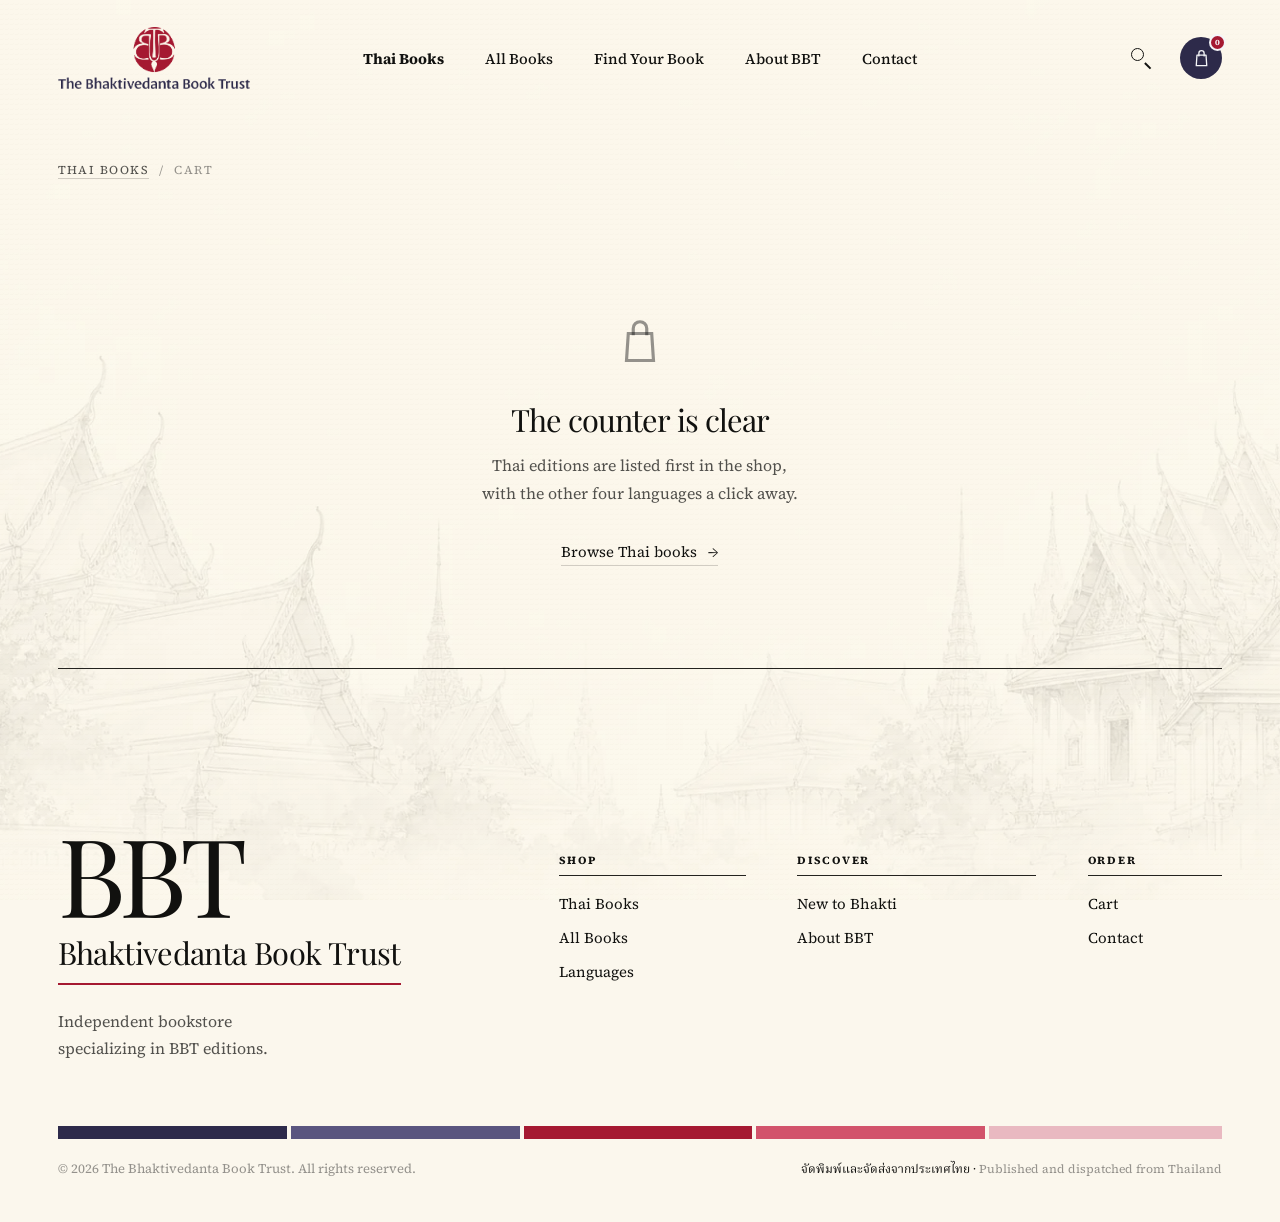
<file: cart.html>
<!--
THESIS: The books stay objects on the counter while the bill stands beside them.
OWN-WORLD: Warm ivory paper, hairline rules, tilted covers, Thai-flag accents, book-only shadows.
STORY: See the books at a readable size, adjust in place, and keep the figure and the next step always in view.
FIRST VIEWPORT: Large tilted covers stacked down the left, a sticky bill behind a vertical hairline at the right.
FORM: Approved "Counter" composition, extending the established Bright Reading Room world.
-->
<!doctype html>
<html lang="en">
<head>
  <meta charset="utf-8">
  <meta name="viewport" content="width=device-width, initial-scale=1">
  <title>Cart — BBT Thailand</title>
  <meta name="description" content="The books you have chosen, with quantities and a confirmed subtotal in Thai baht.">
  <link rel="preconnect" href="https://fonts.googleapis.com">
  <link rel="preconnect" href="https://fonts.gstatic.com" crossorigin>
  <link href="https://fonts.googleapis.com/css2?family=Noto+Serif+Thai:wght@400;500&family=Playfair+Display:ital,wght@0,400;0,500;1,400;1,500&family=Source+Serif+4:opsz,wght@8..60,400;8..60,500;8..60,600;8..60,700&display=swap" rel="stylesheet">
  <link rel="stylesheet" href="css/hero.css">
  <link rel="stylesheet" href="css/cart-common.css">
  <link rel="stylesheet" href="css/cart.css">
  <link rel="stylesheet" href="css/footer.css">
</head>
<body>
  <div class="site-atmosphere" aria-hidden="true"></div>

  <header class="site-header">
    <a class="brand" href="index.html" aria-label="Bhaktivedanta Book Trust home">
      <img src="assets/brand/logo.png" alt="The Bhaktivedanta Book Trust">
    </a>

    <nav class="primary-nav" aria-label="Primary navigation">
      <a class="primary-nav__featured" href="index.html#featured-title">Thai Books</a>
      <a href="index.html#wayfinder-title">All Books</a>
      <a href="index.html#wayfinder-title">Find Your Book</a>
      <a href="about.html">About BBT</a>
      <a href="contact.html">Contact</a>
    </nav>

    <div class="header-actions">
      <a class="search-control" href="shop.html#search" aria-label="Search books">
        <span aria-hidden="true"></span>
      </a>
      <a class="cart-control" href="cart.html" aria-label="Cart, 0 items">
        <svg viewBox="0 0 24 24" aria-hidden="true">
          <path d="M6.8 8.2h10.4l.8 12H6l.8-12Z"></path>
          <path d="M9 9V6a3 3 0 0 1 6 0v3"></path>
        </svg>
        <span class="cart-control__count" data-cart-count>0</span>
      </a>
      <button class="menu-toggle" type="button" aria-expanded="false" aria-controls="mobile-menu" aria-label="Open menu">
        <span class="menu-toggle__bar" aria-hidden="true"></span>
      </button>
    </div>

    <nav class="mobile-menu" id="mobile-menu" aria-label="Mobile navigation" hidden>
      <a href="index.html#featured-title">Thai Books</a>
      <a href="index.html#wayfinder-title">All Books</a>
      <a href="index.html#wayfinder-title">Find Your Book</a>
      <a href="about.html">About BBT</a>
      <a href="contact.html">Contact</a>
    </nav>
  </header>

  <main class="cart-page cart--counter">
    <nav class="cart-crumb" aria-label="Breadcrumb">
      <a href="index.html#featured-title">Thai Books</a>
      <span aria-hidden="true">/</span>
      <span aria-current="page">Cart</span>
    </nav>

    <!-- The page carries no visible headline by design: the covers open the
         page instead. The heading is kept for screen readers and for document
         outline, so the page is still navigable by heading. -->
    <h1 class="sr-only">Cart</h1>

    <!-- Empty state ------------------------------------------------------- -->
    <section class="cart-empty" data-cart-empty hidden aria-labelledby="empty-title">
      <div class="cart-empty__mark" aria-hidden="true">
        <svg viewBox="0 0 24 24">
          <path d="M6.8 8.2h10.4l.8 12H6l.8-12Z"></path>
          <path d="M9 9V6a3 3 0 0 1 6 0v3"></path>
        </svg>
      </div>
      <h2 class="cart-empty__title" id="empty-title">The counter is clear</h2>
      <p class="cart-empty__lead">
        Thai editions are listed first in the shop, with the other four
        languages a click away.
      </p>
      <a class="cart-link" href="index.html#featured-title">
        Browse Thai books <span aria-hidden="true">&rarr;</span>
      </a>
    </section>

    <!-- Filled state ------------------------------------------------------ -->
    <div data-cart-body>
      <div class="counter">
        <div class="counter__books">
          <ol class="cart-lines" data-cart-lines data-cart-cover-path="assets/books/"></ol>

          <div class="counter__continue">
            <a class="cart-link" href="index.html#featured-title">
              <span aria-hidden="true">&larr;</span> Keep browsing
            </a>
            <button class="cart-link cart-link--quiet" type="button" data-cart-clear>
              Empty the cart
            </button>
          </div>
        </div>

        <section class="counter__bill" aria-labelledby="bill-title">
          <h2 class="summary__title" id="bill-title">Order summary</h2>

          <dl class="summary__rows">
            <div class="summary__row">
              <dt>Books</dt>
              <dd data-cart-tally>0 books</dd>
            </div>

            <div class="summary__row">
              <dt>Subtotal</dt>
              <dd data-cart-subtotal>฿0</dd>
            </div>

            <div class="summary__row">
              <dt>Delivery</dt>
              <dd class="is-open">Not yet confirmed</dd>
            </div>

            <div class="summary__row summary__row--payable">
              <dt>To pay</dt>
              <dd data-cart-payable>฿0 + shipping</dd>
            </div>
          </dl>

          <p class="summary__caveat">
            Delivery is worldwide. Rates and carriers are still being arranged,
            so the shipping part of this figure is not shown yet.
          </p>

          <a class="cart-action" href="checkout.html">
            <span>Go to checkout</span>
            <span class="cart-action__arrow" aria-hidden="true">&rarr;</span>
          </a>
        </section>
      </div>
    </div>
  </main>

  <footer class="site-footer">
    <div class="site-footer__inner">
      <div class="site-footer__main">
        <div class="site-footer__identity">
          <p class="site-footer__monogram" aria-hidden="true">BBT</p>
          <p class="site-footer__name">Bhaktivedanta Book Trust</p>
          <p class="site-footer__description">
            Independent bookstore<br>
            specializing in BBT editions.
          </p>
        </div>

        <nav class="site-footer__nav" aria-label="Footer navigation">
          <div class="site-footer__column">
            <h2>Shop</h2>
            <ul>
              <li><a href="index.html#featured-title">Thai Books</a></li>
              <li><a href="index.html#wayfinder-title">All Books</a></li>
              <li><a href="index.html#wayfinder-lang">Languages</a></li>
            </ul>
          </div>

          <div class="site-footer__column">
            <h2>Discover</h2>
            <ul>
              <li><a href="index.html#bhakti-title">New to Bhakti</a></li>
              <li><a href="about.html">About BBT</a></li>
            </ul>
          </div>

          <div class="site-footer__column">
            <h2>Order</h2>
            <ul>
              <li><a href="cart.html" aria-label="View shopping cart">Cart</a></li>
              <li><a href="contact.html">Contact</a></li>
            </ul>
          </div>
        </nav>
      </div>

      <div class="site-footer__foot">
        <ol class="site-footer__palette" aria-label="BBT color palette">
          <li>1</li>
          <li>2</li>
          <li>3</li>
          <li>4</li>
          <li>5</li>
        </ol>

        <div class="site-footer__legal">
          <p class="site-footer__copyright">
            &copy; 2026 The Bhaktivedanta Book Trust. All rights reserved.
          </p>
          <p class="site-footer__colophon">
            <span lang="th">จัดพิมพ์และจัดส่งจากประเทศไทย</span>
            <span aria-hidden="true"> · </span>
            Published and dispatched from Thailand
          </p>
        </div>
      </div>
    </div>
  </footer>

  <script src="js/catalog.js"></script>
  <script src="js/cart.js"></script>
  <script src="js/cart-view.js"></script>
  <script src="js/mobile-nav.js"></script>
</body>
</html>
</file>
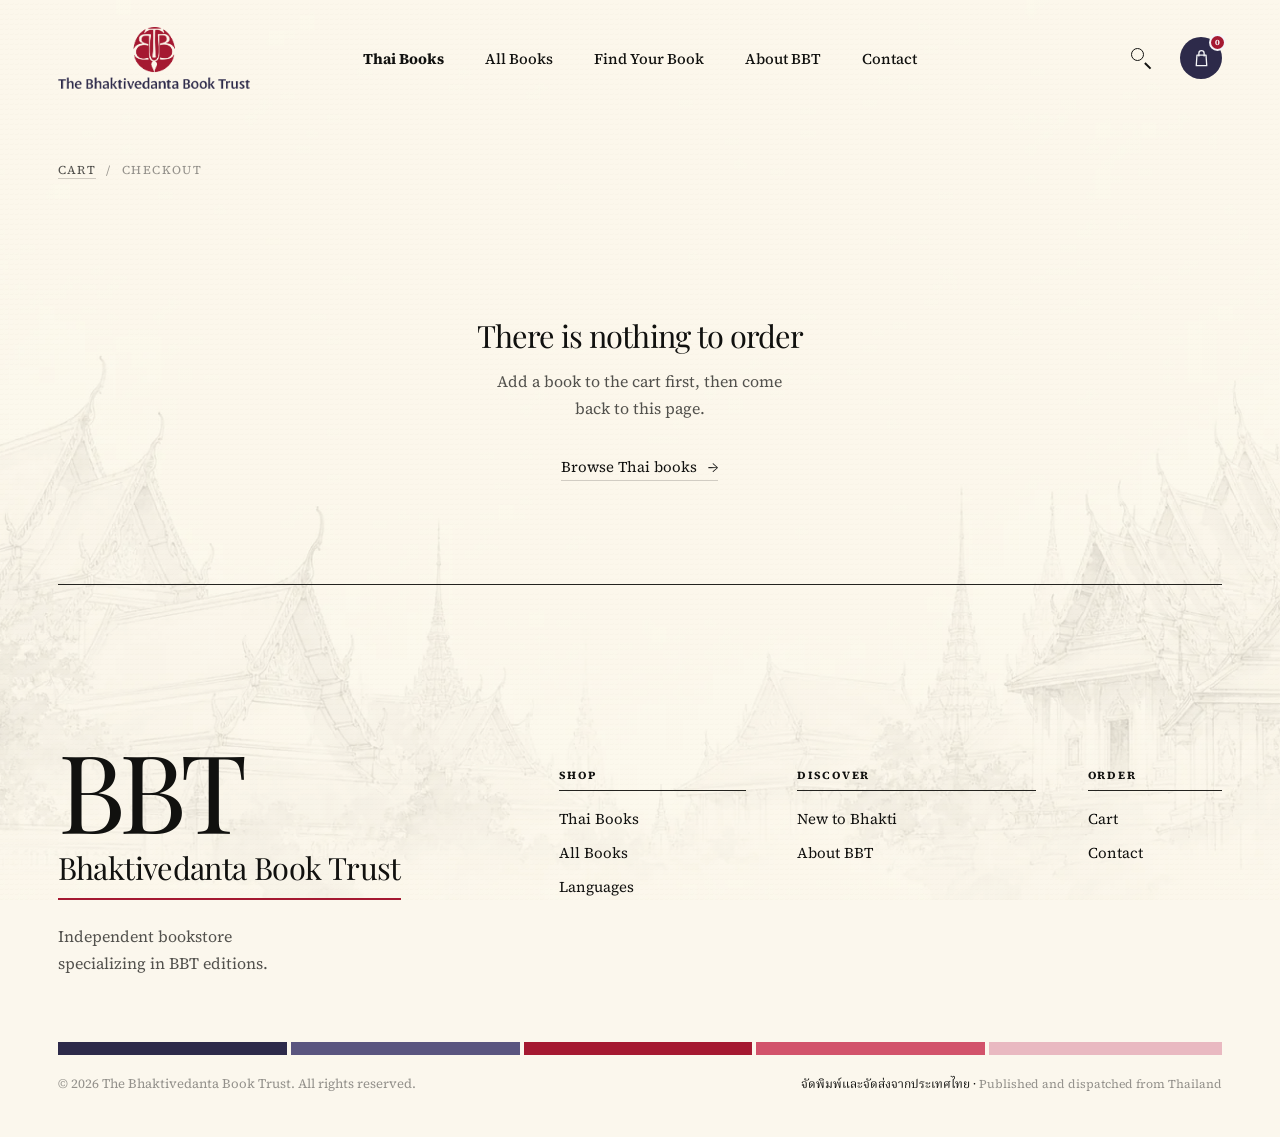
<file: checkout.html>
<!--
THESIS: One question at a time, hung from a single ruled spine.
OWN-WORLD: Warm ivory paper, hairline rules, serif type, Thai-flag accents, circles only for markers.
STORY: Answer one step, watch it fold up, move to the next, and see plainly which steps are not yet decided.
FIRST VIEWPORT: A vertical hairline with numbered circular markers; the contact step open, the rest waiting as titles.
FORM: Approved "Ruled Steps" composition, extending the established Bright Reading Room world.

NOT LIVE. Nothing on this page takes money, reserves stock, or contacts a
server. Payment methods and the gateway are undecided (PRODUCT.md), so step 4
is a marked placeholder and the submit answers plainly that no order was
placed. Carriers and rates are undecided, so no delivery price, no arrival
date, and no order total appear anywhere.
-->
<!doctype html>
<html lang="en">
<head>
  <meta charset="utf-8">
  <meta name="viewport" content="width=device-width, initial-scale=1">
  <title>Checkout — BBT Thailand</title>
  <meta name="description" content="Guest checkout for BBT editions, one step at a time, dispatched from Thailand worldwide.">
  <link rel="preconnect" href="https://fonts.googleapis.com">
  <link rel="preconnect" href="https://fonts.gstatic.com" crossorigin>
  <link href="https://fonts.googleapis.com/css2?family=Noto+Serif+Thai:wght@400;500&family=Playfair+Display:ital,wght@0,400;0,500;1,400;1,500&family=Source+Serif+4:opsz,wght@8..60,400;8..60,500;8..60,600;8..60,700&display=swap" rel="stylesheet">
  <link rel="stylesheet" href="css/hero.css">
  <link rel="stylesheet" href="css/cart-common.css">
  <link rel="stylesheet" href="css/checkout-common.css">
  <link rel="stylesheet" href="css/checkout.css">
  <link rel="stylesheet" href="css/footer.css">
</head>
<body>
  <div class="site-atmosphere" aria-hidden="true"></div>

  <header class="site-header">
    <a class="brand" href="index.html" aria-label="Bhaktivedanta Book Trust home">
      <img src="assets/brand/logo.png" alt="The Bhaktivedanta Book Trust">
    </a>

    <nav class="primary-nav" aria-label="Primary navigation">
      <a class="primary-nav__featured" href="index.html#featured-title">Thai Books</a>
      <a href="index.html#wayfinder-title">All Books</a>
      <a href="index.html#wayfinder-title">Find Your Book</a>
      <a href="about.html">About BBT</a>
      <a href="contact.html">Contact</a>
    </nav>

    <div class="header-actions">
      <a class="search-control" href="shop.html#search" aria-label="Search books">
        <span aria-hidden="true"></span>
      </a>
      <a class="cart-control" href="cart.html" aria-label="Cart, 0 items">
        <svg viewBox="0 0 24 24" aria-hidden="true">
          <path d="M6.8 8.2h10.4l.8 12H6l.8-12Z"></path>
          <path d="M9 9V6a3 3 0 0 1 6 0v3"></path>
        </svg>
        <span class="cart-control__count" data-cart-count>0</span>
      </a>
      <button class="menu-toggle" type="button" aria-expanded="false" aria-controls="mobile-menu" aria-label="Open menu">
        <span class="menu-toggle__bar" aria-hidden="true"></span>
      </button>
    </div>

    <nav class="mobile-menu" id="mobile-menu" aria-label="Mobile navigation" hidden>
      <a href="index.html#featured-title">Thai Books</a>
      <a href="index.html#wayfinder-title">All Books</a>
      <a href="index.html#wayfinder-title">Find Your Book</a>
      <a href="about.html">About BBT</a>
      <a href="contact.html">Contact</a>
    </nav>
  </header>

  <main class="checkout-page">
    <nav class="cart-crumb" aria-label="Breadcrumb">
      <a href="cart.html">Cart</a>
      <span aria-hidden="true">/</span>
      <span aria-current="page">Checkout</span>
    </nav>

    <!-- No visible headline by design: the numbered spine opens the page. The
         heading is kept for screen readers and the document outline. -->
    <h1 class="sr-only">Checkout</h1>

    <!-- Empty cart -------------------------------------------------------- -->
    <section class="cart-empty" data-checkout-empty hidden aria-labelledby="empty-title">
      <h2 class="cart-empty__title" id="empty-title">There is nothing to order</h2>
      <p class="cart-empty__lead">
        Add a book to the cart first, then come back to this page.
      </p>
      <a class="cart-link" href="index.html#featured-title">
        Browse Thai books <span aria-hidden="true">&rarr;</span>
      </a>
    </section>

    <!-- Steps ------------------------------------------------------------- -->
    <div data-checkout-body>
      <div class="ruled-steps">

        <form class="ruled-steps__flow" data-checkout-form novalidate>

          <!-- 1 --------------------------------------------------------- -->
          <section class="step" data-step aria-labelledby="s1">
            <div class="step__head">
              <span class="step__num" aria-hidden="true">1</span>
              <h2 class="step__title" id="s1">Contact</h2>
              <button class="step__edit" type="button" data-step-edit hidden>Edit</button>
            </div>
            <p class="step__hint">Used only to confirm this order.</p>

            <div class="step__panel" data-step-panel>
              <div class="field-grid">
                <label class="field field--wide">
                  <span class="field__label">Email <i aria-hidden="true">*</i></span>
                  <input type="email" name="email" autocomplete="email" required
                         placeholder="you@example.com">
                </label>
              </div>

              <button class="step__next" type="button" data-step-next>
                <span>Continue to address</span>
                <span aria-hidden="true">&rarr;</span>
              </button>
            </div>
          </section>

          <!-- 2 --------------------------------------------------------- -->
          <section class="step" data-step aria-labelledby="s2">
            <div class="step__head">
              <span class="step__num" aria-hidden="true">2</span>
              <h2 class="step__title" id="s2">Delivery address</h2>
              <button class="step__edit" type="button" data-step-edit hidden>Edit</button>
            </div>
            <p class="step__hint">Books are dispatched from Thailand and sent worldwide.</p>

            <div class="step__panel" data-step-panel hidden>
              <div class="field-grid">
                <label class="field field--wide">
                  <span class="field__label">Country or region <i aria-hidden="true">*</i></span>
                  <select name="country" autocomplete="country-name" required>
                    <option value="th" selected>Thailand</option>
                    <option value="au">Australia</option>
                    <option value="ca">Canada</option>
                    <option value="de">Germany</option>
                    <option value="in">India</option>
                    <option value="my">Malaysia</option>
                    <option value="np">Nepal</option>
                    <option value="nl">Netherlands</option>
                    <option value="ru">Russia</option>
                    <option value="sg">Singapore</option>
                    <option value="gb">United Kingdom</option>
                    <option value="us">United States</option>
                    <option value="other">Somewhere else</option>
                  </select>
                  <span class="field__note">
                    A short list while delivery zones are being arranged. The
                    full list follows once carriers are settled.
                  </span>
                </label>

                <label class="field field--wide">
                  <span class="field__label">Full name <i aria-hidden="true">*</i></span>
                  <input type="text" name="name" autocomplete="name" required>
                </label>

                <label class="field field--wide">
                  <span class="field__label">Address <i aria-hidden="true">*</i></span>
                  <input type="text" name="address1" autocomplete="address-line1" required
                         placeholder="House number and street">
                </label>

                <label class="field field--wide">
                  <span class="field__label">Apartment, building, floor</span>
                  <input type="text" name="address2" autocomplete="address-line2">
                </label>

                <label class="field">
                  <span class="field__label">City or district <i aria-hidden="true">*</i></span>
                  <input type="text" name="city" autocomplete="address-level2" required>
                </label>

                <label class="field">
                  <span class="field__label">Province or state</span>
                  <input type="text" name="province" autocomplete="address-level1">
                </label>

                <label class="field">
                  <span class="field__label">Postcode <i aria-hidden="true">*</i></span>
                  <input type="text" name="postcode" autocomplete="postal-code" required
                         inputmode="numeric">
                </label>

                <label class="field">
                  <span class="field__label">Phone <i aria-hidden="true">*</i></span>
                  <input type="tel" name="phone" autocomplete="tel" required>
                  <span class="field__note">Couriers ask for a number on delivery.</span>
                </label>
              </div>

              <button class="step__next" type="button" data-step-next>
                <span>Continue to delivery</span>
                <span aria-hidden="true">&rarr;</span>
              </button>
            </div>
          </section>

          <!-- 3 --------------------------------------------------------- -->
          <section class="step" data-step aria-labelledby="s3">
            <div class="step__head">
              <span class="step__num" aria-hidden="true">3</span>
              <h2 class="step__title" id="s3">Delivery</h2>
              <button class="step__edit" type="button" data-step-edit hidden>Edit</button>
            </div>
            <p class="step__hint">Worldwide, dispatched from Thailand.</p>

            <div class="step__panel" data-step-panel hidden>
              <div class="open-block">
                <span class="open-block__label">Not yet decided</span>
                <p>
                  Carriers, delivery zones, rates and times are still being
                  arranged. Rather than show a guess, this step stays open: the
                  cost of delivery is confirmed with you by email before
                  anything is charged.
                </p>
                <p>
                  Every order is tracked, and every book is a physical book —
                  there is nothing to download.
                </p>
              </div>

              <button class="step__next" type="button" data-step-next>
                <span>Continue to payment</span>
                <span aria-hidden="true">&rarr;</span>
              </button>
            </div>
          </section>

          <!-- 4 --------------------------------------------------------- -->
          <section class="step" data-step aria-labelledby="s4">
            <div class="step__head">
              <span class="step__num" aria-hidden="true">4</span>
              <h2 class="step__title" id="s4">Payment</h2>
              <button class="step__edit" type="button" data-step-edit hidden>Edit</button>
            </div>
            <p class="step__hint">Nothing is charged on this page.</p>

            <div class="step__panel" data-step-panel hidden>
              <div class="open-block">
                <span class="open-block__label">Not yet enabled</span>
                <p>
                  The payment provider has not been chosen, so no payment is
                  taken on this page and no card details are asked for.
                </p>
                <p>
                  This step is a placeholder in the design. It will hold the
                  real payment methods once the provider is confirmed.
                </p>
              </div>

              <button class="step__next" type="button" data-step-next>
                <span>Continue to review</span>
                <span aria-hidden="true">&rarr;</span>
              </button>
            </div>
          </section>

          <!-- 5 --------------------------------------------------------- -->
          <section class="step" data-step aria-labelledby="s5">
            <div class="step__head">
              <span class="step__num" aria-hidden="true">5</span>
              <h2 class="step__title" id="s5">Review and place</h2>
              <button class="step__edit" type="button" data-step-edit hidden>Edit</button>
            </div>
            <p class="step__hint">Last look before anything is sent.</p>

            <div class="step__panel" data-step-panel hidden>
              <label class="consent">
                <input type="checkbox" name="save">
                <span class="consent__text">
                  Save this address so I do not have to type it again.
                </span>
                <span class="consent__note">
                  Optional. You are ordering as a guest either way — no
                  password, no account needed to buy.
                </span>
              </label>

              <div class="field-grid field-grid--spaced">
                <label class="field field--wide">
                  <span class="field__label">Anything we should know</span>
                  <textarea name="notes" rows="3"
                            placeholder="A note about the delivery, or a question about the order."></textarea>
                </label>
              </div>

              <div class="ruled-steps__foot">
                <p class="cart-preorder" data-cart-preorder hidden>
                  <span>
                    One title in this order is a pre-order. It is printed and
                    dispatched separately from the books already in stock. How a
                    mixed order is charged and sent has not been settled yet.
                  </span>
                </p>

                <dl class="summary__rows">
                  <div class="summary__row summary__row--payable">
                    <dt>To pay</dt>
                    <dd data-cart-payable>฿0 + shipping</dd>
                  </div>
                </dl>

                <button class="cart-action" type="submit">
                  <span>Place the order</span>
                  <span class="cart-action__arrow" aria-hidden="true">&rarr;</span>
                </button>

                <div class="checkout-notice" data-checkout-notice hidden role="status">
                  <span class="checkout-notice__label">Preview only</span>
                  <p>
                    No order was placed and no payment was taken. This page is a
                    design preview.
                  </p>
                  <p>
                    Once a payment provider is chosen, this is where the order
                    is confirmed and an email receipt is sent.
                  </p>
                </div>

                <p class="ruled-steps__back">
                  <a class="cart-link" href="cart.html">
                    <span aria-hidden="true">&larr;</span> Back to the cart
                  </a>
                </p>
              </div>
            </div>
          </section>
        </form>

        <!-- Aside: the order ---------------------------------------------- -->
        <section class="ruled-steps__order" aria-labelledby="order-title">
          <h2 class="summary__title" id="order-title">Your order</h2>

          <ul class="sum-lines" data-checkout-lines data-cart-cover-path="assets/books/"></ul>

          <dl class="summary__rows">
            <div class="summary__row">
              <dt>Subtotal</dt>
              <dd data-cart-subtotal>฿0</dd>
            </div>
            <div class="summary__row">
              <dt>Delivery</dt>
              <dd class="is-open">Not yet confirmed</dd>
            </div>
            <div class="summary__row summary__row--payable">
              <dt>To pay</dt>
              <dd data-cart-payable>฿0 + shipping</dd>
            </div>
          </dl>

          <p class="summary__caveat">
            Delivery is worldwide. Rates and carriers are still being arranged,
            so the shipping part of this figure is confirmed with you by email
            before anything is charged.
          </p>

          <p class="order-edit">
            <a class="cart-link cart-link--quiet" href="cart.html">Edit the cart</a>
          </p>
        </section>
      </div>
    </div>
  </main>

  <footer class="site-footer">
    <div class="site-footer__inner">
      <div class="site-footer__main">
        <div class="site-footer__identity">
          <p class="site-footer__monogram" aria-hidden="true">BBT</p>
          <p class="site-footer__name">Bhaktivedanta Book Trust</p>
          <p class="site-footer__description">
            Independent bookstore<br>
            specializing in BBT editions.
          </p>
        </div>

        <nav class="site-footer__nav" aria-label="Footer navigation">
          <div class="site-footer__column">
            <h2>Shop</h2>
            <ul>
              <li><a href="index.html#featured-title">Thai Books</a></li>
              <li><a href="index.html#wayfinder-title">All Books</a></li>
              <li><a href="index.html#wayfinder-lang">Languages</a></li>
            </ul>
          </div>

          <div class="site-footer__column">
            <h2>Discover</h2>
            <ul>
              <li><a href="index.html#bhakti-title">New to Bhakti</a></li>
              <li><a href="about.html">About BBT</a></li>
            </ul>
          </div>

          <div class="site-footer__column">
            <h2>Order</h2>
            <ul>
              <li><a href="cart.html" aria-label="View shopping cart">Cart</a></li>
              <li><a href="contact.html">Contact</a></li>
            </ul>
          </div>
        </nav>
      </div>

      <div class="site-footer__foot">
        <ol class="site-footer__palette" aria-label="BBT color palette">
          <li>1</li>
          <li>2</li>
          <li>3</li>
          <li>4</li>
          <li>5</li>
        </ol>

        <div class="site-footer__legal">
          <p class="site-footer__copyright">
            &copy; 2026 The Bhaktivedanta Book Trust. All rights reserved.
          </p>
          <p class="site-footer__colophon">
            <span lang="th">จัดพิมพ์และจัดส่งจากประเทศไทย</span>
            <span aria-hidden="true"> · </span>
            Published and dispatched from Thailand
          </p>
        </div>
      </div>
    </div>
  </footer>

  <script src="js/catalog.js"></script>
  <script src="js/cart.js"></script>
  <script src="js/checkout.js"></script>
  <script src="js/mobile-nav.js"></script>
</body>
</html>
</file>
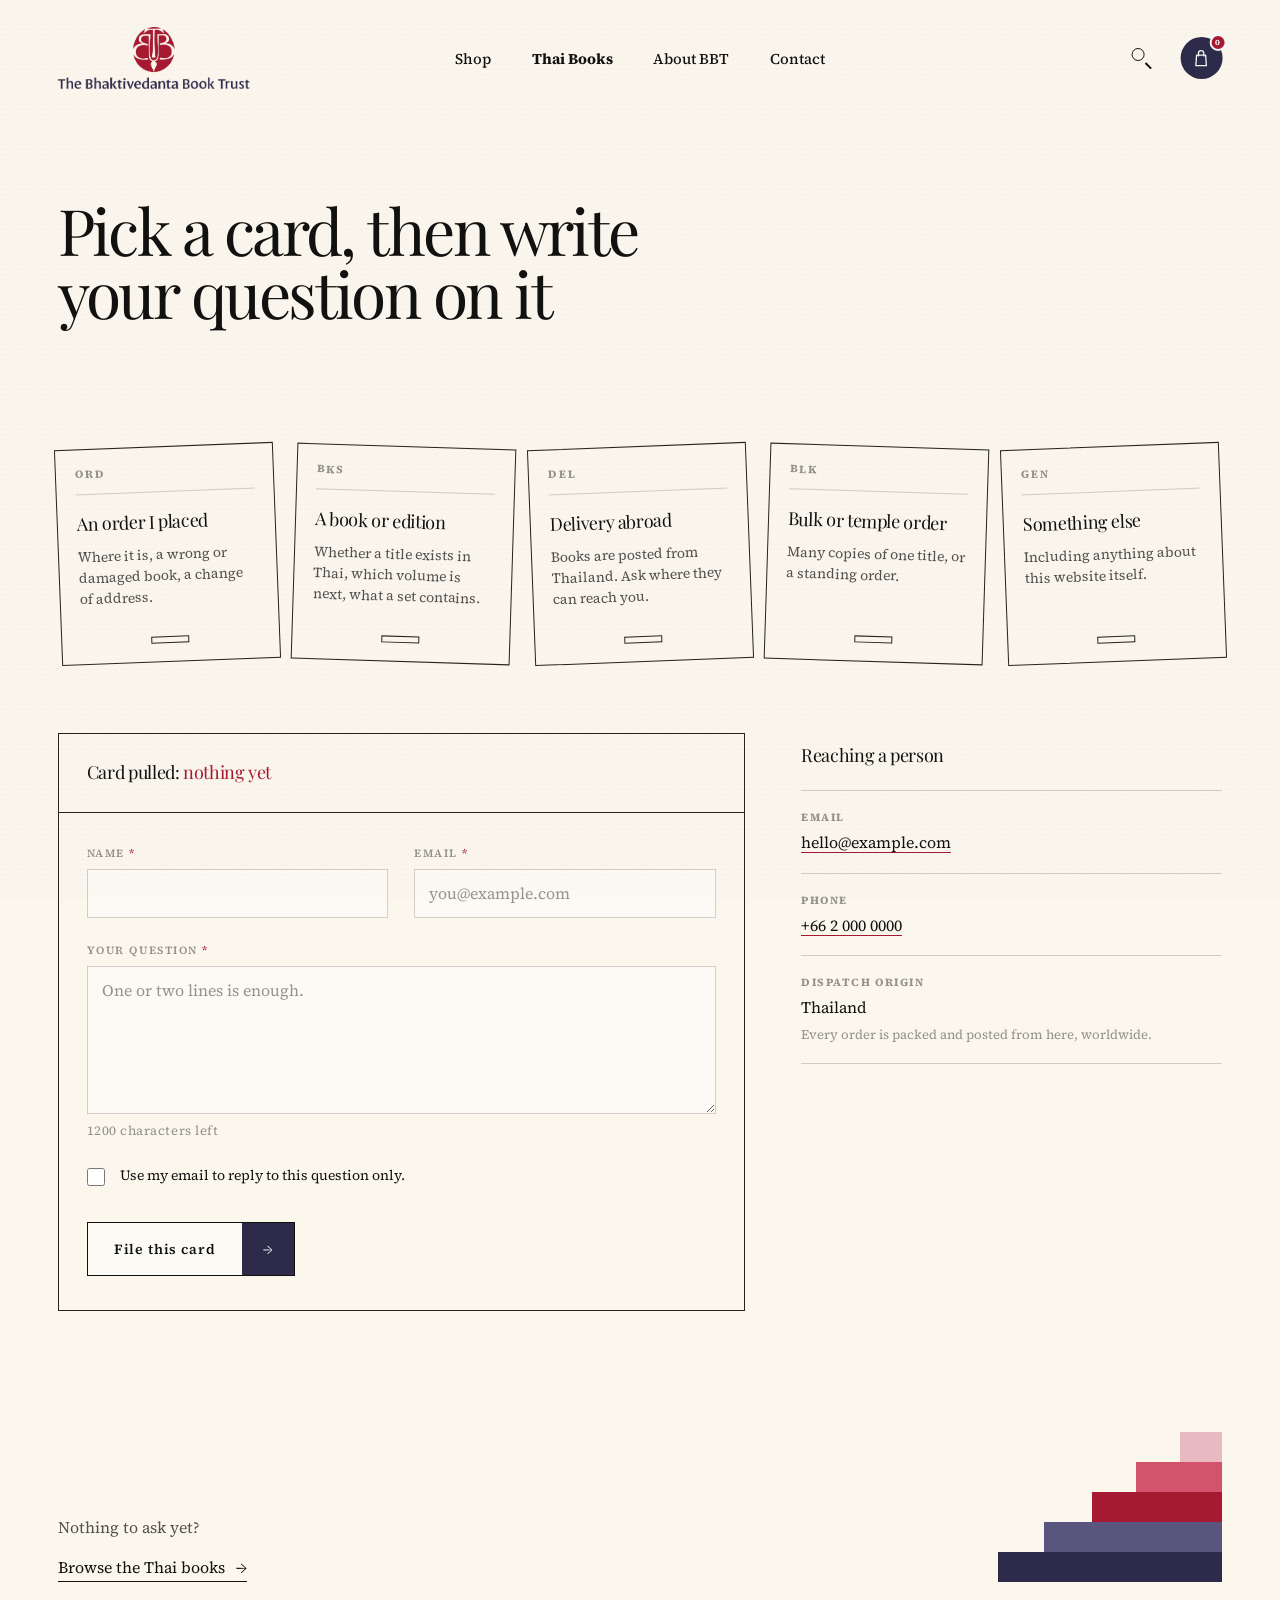
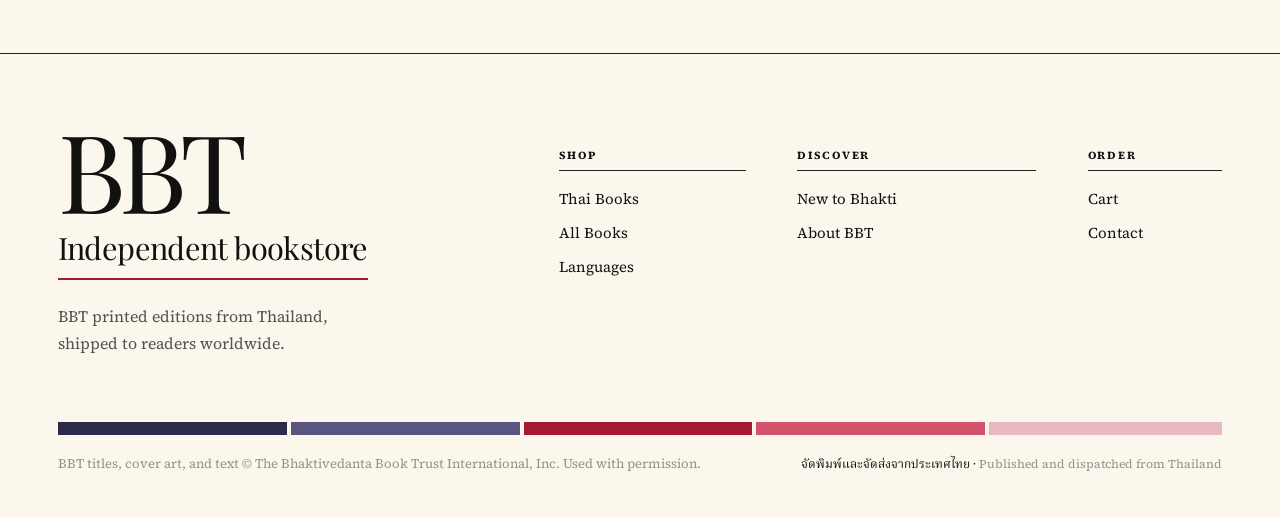
<file: contact.html>
<!--
THESIS: Contact staged as the shop's card-catalogue drawer — five ruled cards standing in a tray, one pulled out and written on. It refuses the "hero heading over a single boxed form" default every store ships.
OWN-WORLD: Warm ivory paper, hairline-ruled catalogue cards tilted 2 degrees like the book covers elsewhere, drawn rod slots, Playfair route names, and one Thai Red card standing straight in a tilted row.
STORY: The reader reads five cards, pulls the one that matches, watches it straighten and come forward as the writing card, fills the ruled lines, and finds the direct channels on the guide card beside it.
FIRST VIEWPORT: Header over one plain instruction — "Pick a card, then write your question on it" — and nothing else, then the full tray of five tilted cards, so the choice that starts the task is on screen before any scrolling.
FORM: The Card Catalogue — candidate 6 of my ordered list, staged as a tray plus a pulled card. Seed key ab31dbf3.

NOT REAL YET: the email and phone on the guide card are placeholders. See the
note at the top of the contact script in the js folder.
-->
<!doctype html>
<html lang="en">
<head>
  <meta charset="utf-8">
  <meta name="viewport" content="width=device-width, initial-scale=1">
  <title>Contact the shop — BBT Books from Thailand</title>
  <meta
    name="description"
    content="Ask about an order, a Thai edition, or delivery outside Thailand. Every enquiry is routed to the person who can answer it.">
  <link rel="preconnect" href="https://fonts.googleapis.com">
  <link rel="preconnect" href="https://fonts.gstatic.com" crossorigin>
  <link
    href="https://fonts.googleapis.com/css2?family=Noto+Serif+Thai:wght@400;500&family=Playfair+Display:wght@400;500&family=Source+Serif+4:opsz,wght@8..60,400;8..60,500;8..60,600;8..60,700&display=swap"
    rel="stylesheet">
  <link rel="stylesheet" href="css/hero.css">
  <link rel="stylesheet" href="css/contact-common.css">
  <link rel="stylesheet" href="css/contact.css">
  <link rel="stylesheet" href="css/footer.css">
</head>
<body class="contact-page contact-page--catalog">
  <a class="skip-link" href="#main-content">Skip to main content</a>
  <div class="site-atmosphere" aria-hidden="true"></div>

  <header class="site-header">
    <a class="brand" href="index.html" aria-label="BBT bookstore home">
      <img src="assets/brand/logo.png" alt="The Bhaktivedanta Book Trust">
    </a>

    <nav class="primary-nav" aria-label="Primary navigation">
      <a href="shop.html">Shop</a>
      <a class="primary-nav__featured" href="shop.html#shop-lang">Thai Books</a>
      <a href="about.html">About BBT</a>
      <a href="contact.html" aria-current="page">Contact</a>
    </nav>

    <div class="header-actions">
      <a class="search-control" href="shop.html#search" aria-label="Search books">
        <span aria-hidden="true"></span>
      </a>
      <a class="cart-control" href="cart.html" aria-label="Cart, 0 items">
        <svg viewBox="0 0 24 24" aria-hidden="true">
          <path d="M6.8 8.2h10.4l.8 12H6l.8-12Z"></path>
          <path d="M9 9V6a3 3 0 0 1 6 0v3"></path>
        </svg>
        <span class="cart-control__count" data-cart-count>0</span>
      </a>
      <button class="menu-toggle" type="button" aria-expanded="false" aria-controls="mobile-menu" aria-label="Open menu">
        <span class="menu-toggle__bar" aria-hidden="true"></span>
      </button>
    </div>

    <nav class="mobile-menu" id="mobile-menu" aria-label="Mobile navigation" hidden>
      <a href="shop.html">Shop</a>
      <a href="shop.html#shop-lang">Thai Books</a>
      <a href="about.html">About BBT</a>
      <a href="contact.html" aria-current="page">Contact</a>
    </nav>
  </header>

  <main class="contact-main" id="main-content" tabindex="-1">

    <!-- Opening ---------------------------------------------------------- -->
    <section class="tray-open" aria-labelledby="contact-title">
      <h1 id="contact-title">Pick a card, then write your question on it</h1>
    </section>

    <form class="catalog" data-contact-form novalidate>

      <!-- The tray ------------------------------------------------------- -->
      <fieldset class="tray" data-route-group>
        <!-- Named for screen readers only. On screen the h1 above already
             says what this row of cards is for, so a second label would just
             repeat it. -->
        <legend class="tray__legend">What your question is about</legend>

        <p class="cfield__error tray__error" id="err-route"
           data-error-for="route" role="alert" hidden></p>

        <div class="tray__row">
          <label class="ccard">
            <input type="radio" name="route" value="order" data-route-input>
            <span class="ccard__face">
              <span class="ccard__code" aria-hidden="true">ORD</span>
              <span class="ccard__name">An order I placed</span>
              <span class="ccard__desc">
                Where it is, a wrong or damaged book, a change of address.
              </span>
              <span class="ccard__slot" aria-hidden="true"></span>
            </span>
          </label>

          <label class="ccard">
            <input type="radio" name="route" value="book" data-route-input>
            <span class="ccard__face">
              <span class="ccard__code" aria-hidden="true">BKS</span>
              <span class="ccard__name">A book or edition</span>
              <span class="ccard__desc">
                Whether a title exists in Thai, which volume is next, what a
                set contains.
              </span>
              <span class="ccard__slot" aria-hidden="true"></span>
            </span>
          </label>

          <label class="ccard">
            <input type="radio" name="route" value="delivery" data-route-input>
            <span class="ccard__face">
              <span class="ccard__code" aria-hidden="true">DEL</span>
              <span class="ccard__name">Delivery abroad</span>
              <span class="ccard__desc">
                Books are posted from Thailand. Ask where they can reach you.
              </span>
              <span class="ccard__slot" aria-hidden="true"></span>
            </span>
          </label>

          <label class="ccard">
            <input type="radio" name="route" value="wholesale" data-route-input>
            <span class="ccard__face">
              <span class="ccard__code" aria-hidden="true">BLK</span>
              <span class="ccard__name">Bulk or temple order</span>
              <span class="ccard__desc">
                Many copies of one title, or a standing order.
              </span>
              <span class="ccard__slot" aria-hidden="true"></span>
            </span>
          </label>

          <label class="ccard">
            <input type="radio" name="route" value="other" data-route-input>
            <span class="ccard__face">
              <span class="ccard__code" aria-hidden="true">GEN</span>
              <span class="ccard__name">Something else</span>
              <span class="ccard__desc">
                Including anything about this website itself.
              </span>
              <span class="ccard__slot" aria-hidden="true"></span>
            </span>
          </label>
        </div>
      </fieldset>

      <!-- The pulled card ------------------------------------------------ -->
      <div class="catalog__desk">
        <div class="pulled">
          <div class="pulled__head">
            <h2 class="pulled__title">
              Card pulled: <span data-route-echo>nothing yet</span>
            </h2>
            <p class="pulled__aside" data-route-aside="order" hidden>
              Orders placed on this site are not stored anywhere yet — checkout
              is still a front-end mock. Quote any reference you do have.
            </p>
            <p class="pulled__aside" data-route-aside="book" hidden>
              The title field lists the shop's whole catalogue, Thai editions
              first. Only the Thai rows carry confirmed prices.
            </p>
            <p class="pulled__aside" data-route-aside="delivery" hidden>
              Carriers, zones, rates, and times are not settled yet, so no
              arrival date is quoted anywhere on this site.
            </p>
            <p class="pulled__aside" data-route-aside="wholesale" hidden>
              Wholesale is not offered yet — this shop sells to individual
              readers for now. The request is recorded once a channel exists.
            </p>
            <p class="pulled__aside" data-route-aside="other" hidden>
              Anything the four cards above do not cover.
            </p>
          </div>

          <div class="pulled__lines">
            <label class="cfield" for="c-name">
              <span class="cfield__label">Name <i aria-hidden="true">*</i></span>
              <input type="text" id="c-name" name="name" autocomplete="name">
              <span class="cfield__error" id="err-name" data-error-for="name" hidden></span>
            </label>

            <label class="cfield" for="c-email">
              <span class="cfield__label">Email <i aria-hidden="true">*</i></span>
              <input type="email" id="c-email" name="email" autocomplete="email"
                     placeholder="you@example.com">
              <span class="cfield__error" id="err-email" data-error-for="email" hidden></span>
            </label>

            <!-- Route-dependent fields. js/contact.js disables what is hidden. -->
            <div data-route-field="order" hidden>
              <label class="cfield" for="c-order">
                <span class="cfield__label">Order reference</span>
                <input type="text" id="c-order" name="order" placeholder="If you have one">
                <span class="cfield__note">Leave blank if you never received one.</span>
              </label>
            </div>

            <div data-route-field="book" hidden>
              <label class="cfield" for="c-book">
                <span class="cfield__label">Which book</span>
                <input type="text" id="c-book" name="book" list="book-titles"
                       placeholder="Start typing a title" autocomplete="off">
                <datalist id="book-titles" data-book-list></datalist>
                <span class="cfield__note">
                  Thai editions listed first. Type freely if the title is not there.
                </span>
              </label>
            </div>

            <div data-route-field="delivery" hidden>
              <label class="cfield" for="c-country">
                <span class="cfield__label">Delivering to</span>
                <input type="text" id="c-country" name="country"
                       autocomplete="country-name" placeholder="Country or region">
              </label>
            </div>

            <div data-route-field="wholesale" hidden>
              <label class="cfield" for="c-quantity">
                <span class="cfield__label">How many copies</span>
                <input type="text" id="c-quantity" name="quantity"
                       placeholder="An estimate is fine">
              </label>
            </div>

            <label class="cfield cfield--message" for="c-message">
              <span class="cfield__label">Your question <i aria-hidden="true">*</i></span>
              <textarea id="c-message" name="message"
                        placeholder="One or two lines is enough."></textarea>
              <span class="cfield__count" data-message-count aria-live="polite"></span>
              <span class="cfield__error" id="err-message" data-error-for="message" hidden></span>
            </label>

            <label class="c-consent">
              <input type="checkbox" name="consent">
              <span class="c-consent__text">
                Use my email to reply to this question only.
              </span>
            </label>
          </div>

          <button class="c-submit" type="submit">
            <span>File this card</span>
            <span aria-hidden="true">&rarr;</span>
          </button>

          <div class="c-sent" data-contact-notice role="status" hidden></div>
        </div>

        <!-- The guide card ---------------------------------------------- -->
        <aside class="guide" aria-labelledby="guide-title">
          <h2 class="guide__title" id="guide-title">Reaching a person</h2>

          <!-- PLACEHOLDER CHANNELS — REPLACE BEFORE LAUNCH.
               The address and number below are stand-ins, and the same two
               values are set at the top of js/contact.js, which turns them
               into working mailto: and tel: links. -->
          <ul class="channels">
            <li>
              <span class="channel__name">Email</span>
              <span class="channel__value" data-channel="email">
                <a class="channel__link" href="mailto:hello@example.com">hello@example.com</a>
              </span>
            </li>
            <li>
              <span class="channel__name">Phone</span>
              <span class="channel__value" data-channel="phone">
                <a class="channel__link" href="tel:+6620000000">+66 2 000 0000</a>
              </span>
            </li>
            <li>
              <span class="channel__name">Dispatch origin</span>
              <span class="channel__value">
                Thailand
                <span class="channel__note">
                  Every order is packed and posted from here, worldwide.
                </span>
              </span>
            </li>
          </ul>
        </aside>
      </div>
    </form>

    <!-- Close ------------------------------------------------------------ -->
    <section class="tray-close">
      <div class="tray-close__text">
        <p>Nothing to ask yet?</p>
        <a class="tray-close__link" href="shop.html#shop-lang">
          <span>Browse the Thai books</span>
          <span aria-hidden="true">&rarr;</span>
        </a>
      </div>

      <ol class="tray-ladder" aria-hidden="true">
        <li></li><li></li><li></li><li></li><li></li>
      </ol>
    </section>
  </main>

  <footer class="site-footer">
    <div class="site-footer__inner">
      <div class="site-footer__main">
        <div class="site-footer__identity">
          <p class="site-footer__monogram" aria-hidden="true">BBT</p>
          <p class="site-footer__name">Independent bookstore</p>
          <p class="site-footer__description">
            BBT printed editions from Thailand,<br>
            shipped to readers worldwide.
          </p>
        </div>

        <nav class="site-footer__nav" aria-label="Footer navigation">
          <div class="site-footer__column">
            <h2>Shop</h2>
            <ul>
              <li><a href="shop.html#shop-lang">Thai Books</a></li>
              <li><a href="shop.html">All Books</a></li>
              <li><a href="shop.html#shop-lang">Languages</a></li>
            </ul>
          </div>

          <div class="site-footer__column">
            <h2>Discover</h2>
            <ul>
              <li><a href="index.html#bhakti-title">New to Bhakti</a></li>
              <li><a href="about.html">About BBT</a></li>
            </ul>
          </div>

          <div class="site-footer__column">
            <h2>Order</h2>
            <ul>
              <li><a href="cart.html" aria-label="View shopping cart">Cart</a></li>
              <li><a href="contact.html" aria-current="page">Contact</a></li>
            </ul>
          </div>
        </nav>
      </div>

      <div class="site-footer__foot">
        <ol class="site-footer__palette" aria-label="BBT color palette">
          <li>1</li>
          <li>2</li>
          <li>3</li>
          <li>4</li>
          <li>5</li>
        </ol>

        <div class="site-footer__legal">
          <p class="site-footer__copyright">
            BBT titles, cover art, and text &copy; The Bhaktivedanta Book Trust
            International, Inc. Used with permission.
          </p>
          <p class="site-footer__colophon">
            <span lang="th">จัดพิมพ์และจัดส่งจากประเทศไทย</span>
            <span aria-hidden="true"> · </span>
            Published and dispatched from Thailand
          </p>
        </div>
      </div>
    </div>
  </footer>

  <script src="js/catalog.js"></script>
  <script src="js/cart.js"></script>
  <script src="js/mobile-nav.js"></script>
  <script src="js/contact.js"></script>
</body>
</html>
</file>
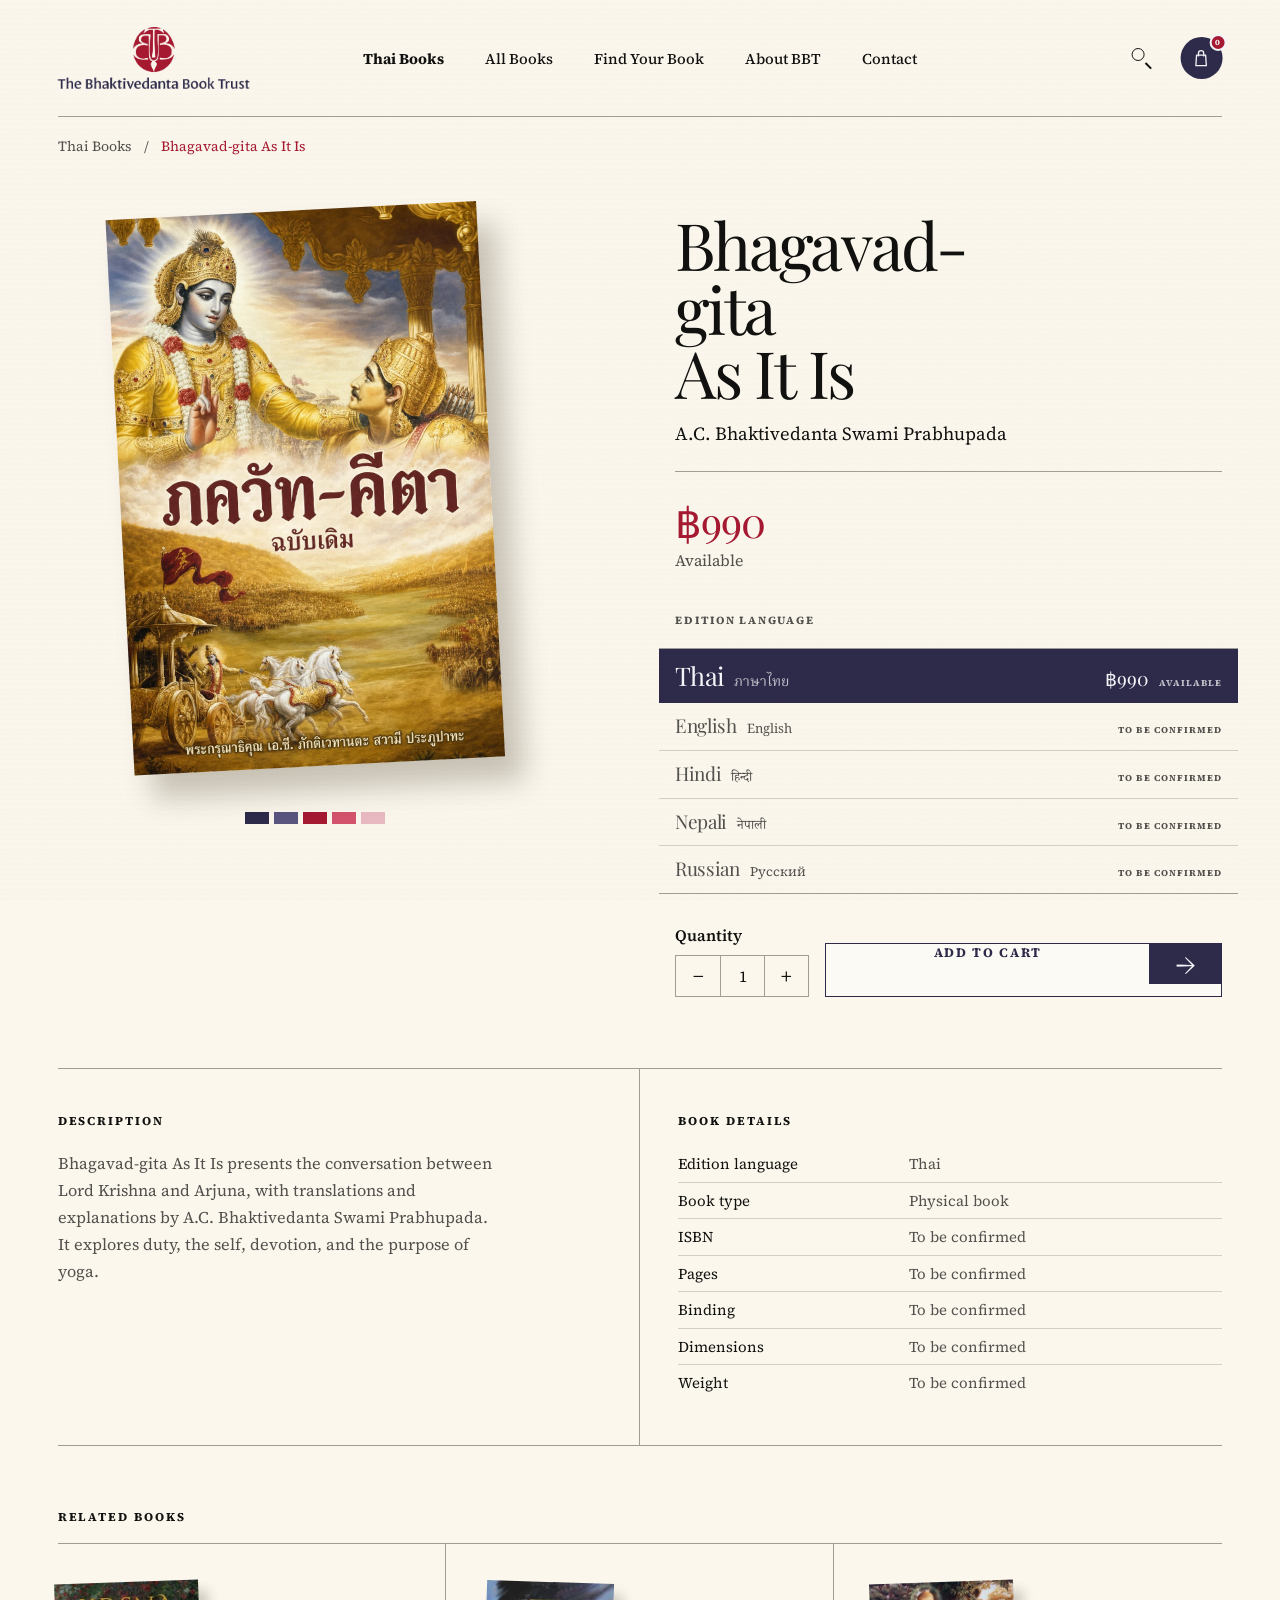
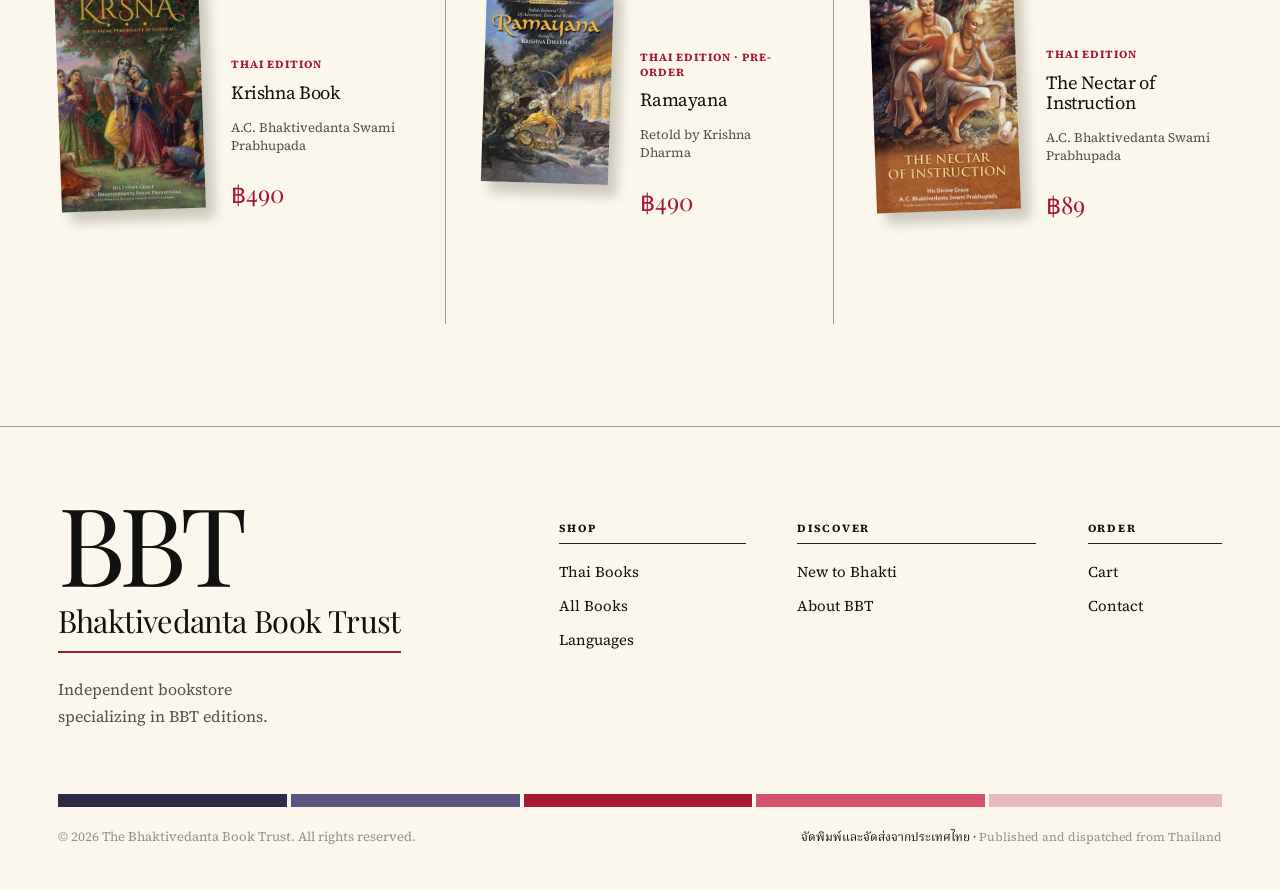
<file: product.html>
<!--
THESIS: A physical BBT book is the page's dominant object; the interface refuses marketplace clutter.
OWN-WORLD: Warm ivory paper, serif type, hairline rules, Thai-flag accents, sharp controls, and book-only shadows.
STORY: Confirm the edition, switch language, understand availability, and add the confirmed Thai edition to the cart.
FIRST VIEWPORT: A tilted oversized cover fills the left while title, edition, price, language, quantity, and purchase action stack at right.
FORM: Approved Editorial Split composition, extending the established Bright Reading Room world.
-->
<!doctype html>
<html lang="en">
<head>
  <meta charset="utf-8">
  <meta name="viewport" content="width=device-width, initial-scale=1">
  <title>Bhagavad-gita As It Is — BBT Thailand</title>
  <meta name="description" content="Explore the Thai edition of Bhagavad-gita As It Is and linked BBT editions in five languages.">
  <link rel="preconnect" href="https://fonts.googleapis.com">
  <link rel="preconnect" href="https://fonts.gstatic.com" crossorigin>
  <link href="https://fonts.googleapis.com/css2?family=Noto+Serif+Devanagari:wght@400;600&family=Noto+Serif+Thai:wght@400;500&family=Playfair+Display:ital,wght@0,400;0,500;1,400;1,500&family=Source+Serif+4:opsz,wght@8..60,400;8..60,500;8..60,600;8..60,700&display=swap" rel="stylesheet">
  <link rel="stylesheet" href="css/hero.css">
  <link rel="stylesheet" href="css/product.css">
  <link rel="stylesheet" href="css/footer.css">
</head>
<body class="product-page">
  <div class="site-atmosphere" aria-hidden="true"></div>

  <header class="site-header">
    <a class="brand" href="index.html" aria-label="Bhaktivedanta Book Trust home">
      <img src="assets/brand/logo.png" alt="The Bhaktivedanta Book Trust">
    </a>

    <nav class="primary-nav" aria-label="Primary navigation">
      <a class="primary-nav__featured" href="index.html#featured-title">Thai Books</a>
      <a href="index.html#wayfinder-title">All Books</a>
      <a href="index.html#wayfinder-title">Find Your Book</a>
      <a href="about.html">About BBT</a>
      <a href="contact.html">Contact</a>
    </nav>

    <div class="header-actions">
      <a class="search-control" href="shop.html#search" aria-label="Search books">
        <span aria-hidden="true"></span>
      </a>
      <a class="cart-control" href="cart.html" aria-label="Cart, 0 items">
        <svg viewBox="0 0 24 24" aria-hidden="true">
          <path d="M6.8 8.2h10.4l.8 12H6l.8-12Z"></path>
          <path d="M9 9V6a3 3 0 0 1 6 0v3"></path>
        </svg>
        <span class="cart-control__count" data-cart-count>0</span>
      </a>
      <button class="menu-toggle" type="button" aria-expanded="false" aria-controls="mobile-menu" aria-label="Open menu">
        <span class="menu-toggle__bar" aria-hidden="true"></span>
      </button>
    </div>

    <nav class="mobile-menu" id="mobile-menu" aria-label="Mobile navigation" hidden>
      <a href="index.html#featured-title">Thai Books</a>
      <a href="index.html#wayfinder-title">All Books</a>
      <a href="index.html#wayfinder-title">Find Your Book</a>
      <a href="about.html">About BBT</a>
      <a href="contact.html">Contact</a>
    </nav>
  </header>

  <main class="product-main">
    <nav class="product-breadcrumb" aria-label="Breadcrumb">
      <a href="index.html#featured-title">Thai Books</a>
      <span aria-hidden="true">/</span>
      <span aria-current="page">Bhagavad-gita As It Is</span>
    </nav>

    <section class="product-intro" aria-labelledby="product-title">
      <div class="product-visual">
        <figure class="product-book">
          <img
            src="assets/books/languages/bhagavad-gita-thai.webp"
            alt="Thai Bhagavad-gita As It Is concept cover"
            data-product-cover>
        </figure>

        <div class="product-ladder" aria-hidden="true">
          <span></span>
          <span></span>
          <span></span>
          <span></span>
          <span></span>
        </div>
      </div>

      <div class="product-purchase" id="purchase">
        <header class="product-heading">
          <h1 id="product-title">Bhagavad-gita<br>As It Is</h1>
          <p class="product-author">A.C. Bhaktivedanta Swami Prabhupada</p>
        </header>

        <div class="product-offer" aria-live="polite">
          <p class="product-price" data-price>฿990</p>
          <p class="product-status" data-status>Available</p>
        </div>

        <section class="edition-ledger" aria-labelledby="ledger-legend">
          <h2 class="ledger-legend" id="ledger-legend">Edition language</h2>

          <div class="ledger" role="group" aria-labelledby="ledger-legend">
            <button
              type="button"
              class="ledger__row ledger__row--lead is-active"
              data-language="Thai"
              data-price="฿990"
              data-status="Available"
              data-cover="assets/books/languages/bhagavad-gita-thai.webp"
              data-cover-alt="Thai Bhagavad-gita As It Is concept cover"
              aria-pressed="true">
              <span class="ledger__label">
                <span class="ledger__name">Thai</span>
                <span class="ledger__script ledger-native" lang="th">ภาษาไทย</span>
              </span>
              <span class="ledger__figures">
                <span class="ledger__price">฿990</span>
                <span class="ledger__state">Available</span>
              </span>
            </button>

            <button
              type="button"
              class="ledger__row"
              data-language="English"
              data-price="Price pending"
              data-status="Edition details to be confirmed"
              data-cover="assets/books/languages/bhagavad-gita-english.webp"
              data-cover-alt="English Bhagavad-gita As It Is concept cover"
              aria-pressed="false">
              <span class="ledger__label">
                <span class="ledger__name">English</span>
                <span class="ledger__script ledger-native" lang="en">English</span>
              </span>
              <span class="ledger__figures">
                <span class="ledger__state">To be confirmed</span>
              </span>
            </button>

            <button
              type="button"
              class="ledger__row"
              data-language="Hindi"
              data-price="Price pending"
              data-status="Edition details to be confirmed"
              data-cover="assets/books/languages/bhagavad-gita-hindi.webp"
              data-cover-alt="Hindi Bhagavad-gita As It Is concept cover"
              aria-pressed="false">
              <span class="ledger__label">
                <span class="ledger__name">Hindi</span>
                <span class="ledger__script ledger-native" lang="hi">हिन्दी</span>
              </span>
              <span class="ledger__figures">
                <span class="ledger__state">To be confirmed</span>
              </span>
            </button>

            <button
              type="button"
              class="ledger__row"
              data-language="Nepali"
              data-price="Price pending"
              data-status="Edition details to be confirmed"
              data-cover="assets/books/languages/bhagavad-gita-nepali.webp"
              data-cover-alt="Nepali Bhagavad-gita As It Is concept cover"
              aria-pressed="false">
              <span class="ledger__label">
                <span class="ledger__name">Nepali</span>
                <span class="ledger__script ledger-native" lang="ne">नेपाली</span>
              </span>
              <span class="ledger__figures">
                <span class="ledger__state">To be confirmed</span>
              </span>
            </button>

            <button
              type="button"
              class="ledger__row"
              data-language="Russian"
              data-price="Price pending"
              data-status="Edition details to be confirmed"
              data-cover="assets/books/languages/bhagavad-gita-russian.webp"
              data-cover-alt="Russian Bhagavad-gita As It Is concept cover"
              aria-pressed="false">
              <span class="ledger__label">
                <span class="ledger__name">Russian</span>
                <span class="ledger__script ledger-native" lang="ru">Русский</span>
              </span>
              <span class="ledger__figures">
                <span class="ledger__state">To be confirmed</span>
              </span>
            </button>
          </div>
        </section>

        <div class="purchase-actions">
          <div class="quantity-field">
            <span id="quantity-label">Quantity</span>
            <div class="quantity-control" role="group" aria-labelledby="quantity-label">
              <button type="button" data-quantity-change="-1" aria-label="Decrease quantity">−</button>
              <output data-quantity aria-live="polite">1</output>
              <button type="button" data-quantity-change="1" aria-label="Increase quantity">+</button>
            </div>
          </div>

          <button class="add-to-cart" type="button" data-add-to-cart>
            <span data-add-label>Add to cart</span>
            <span class="add-to-cart__arrow" aria-hidden="true">→</span>
          </button>
        </div>
      </div>
    </section>

    <section class="product-information" aria-label="Product information">
      <div class="product-description">
        <h2>Description</h2>
        <p>
          Bhagavad-gita As It Is presents the conversation between Lord Krishna and
          Arjuna, with translations and explanations by A.C. Bhaktivedanta Swami
          Prabhupada. It explores duty, the self, devotion, and the purpose of yoga.
        </p>
      </div>

      <div class="product-details">
        <h2>Book details</h2>
        <dl>
          <div><dt>Edition language</dt><dd data-detail-language>Thai</dd></div>
          <div><dt>Book type</dt><dd>Physical book</dd></div>
          <div><dt>ISBN</dt><dd>To be confirmed</dd></div>
          <div><dt>Pages</dt><dd>To be confirmed</dd></div>
          <div><dt>Binding</dt><dd>To be confirmed</dd></div>
          <div><dt>Dimensions</dt><dd>To be confirmed</dd></div>
          <div><dt>Weight</dt><dd>To be confirmed</dd></div>
        </dl>
      </div>
    </section>

    <section class="related-books" aria-labelledby="related-title">
      <header class="related-books__heading">
        <h2 id="related-title">Related books</h2>
      </header>

      <div class="related-books__grid">
        <article class="related-book">
          <a class="related-book__cover" href="index.html#featured-title" aria-label="View Krishna Book">
            <img src="assets/books/en-kb.jpeg" alt="Krishna Book English cover shown as a temporary reference">
          </a>
          <div class="related-book__copy">
            <p class="related-book__language">Thai edition</p>
            <h3><a href="index.html#featured-title">Krishna Book</a></h3>
            <p class="related-book__author">A.C. Bhaktivedanta Swami Prabhupada</p>
            <p class="related-book__price">฿490</p>
          </div>
        </article>

        <article class="related-book">
          <a class="related-book__cover" href="index.html#featured-title" aria-label="View Ramayana">
            <img src="assets/books/en-rkd.jpeg" alt="Ramayana English cover shown as a temporary reference">
          </a>
          <div class="related-book__copy">
            <p class="related-book__language">Thai edition · Pre-order</p>
            <h3><a href="index.html#featured-title">Ramayana</a></h3>
            <p class="related-book__author">Retold by Krishna Dharma</p>
            <p class="related-book__price">฿490</p>
          </div>
        </article>

        <article class="related-book">
          <a class="related-book__cover" href="index.html#featured-title" aria-label="View The Nectar of Instruction">
            <img src="assets/books/en-noi.jpeg" alt="The Nectar of Instruction English cover shown as a temporary reference">
          </a>
          <div class="related-book__copy">
            <p class="related-book__language">Thai edition</p>
            <h3><a href="index.html#featured-title">The Nectar of Instruction</a></h3>
            <p class="related-book__author">A.C. Bhaktivedanta Swami Prabhupada</p>
            <p class="related-book__price">฿89</p>
          </div>
        </article>
      </div>
    </section>
  </main>

  <footer class="site-footer">
    <div class="site-footer__inner">
      <div class="site-footer__main">
        <div class="site-footer__identity">
          <p class="site-footer__monogram" aria-hidden="true">BBT</p>
          <p class="site-footer__name">Bhaktivedanta Book Trust</p>
          <p class="site-footer__description">
            Independent bookstore<br>
            specializing in BBT editions.
          </p>
        </div>

        <nav class="site-footer__nav" aria-label="Footer navigation">
          <div class="site-footer__column">
            <h2>Shop</h2>
            <ul>
              <li><a href="index.html#featured-title">Thai Books</a></li>
              <li><a href="index.html#wayfinder-title">All Books</a></li>
              <li><a href="index.html#wayfinder-lang">Languages</a></li>
            </ul>
          </div>

          <div class="site-footer__column">
            <h2>Discover</h2>
            <ul>
              <li><a href="index.html#bhakti-title">New to Bhakti</a></li>
              <li><a href="about.html">About BBT</a></li>
            </ul>
          </div>

          <div class="site-footer__column">
            <h2>Order</h2>
            <ul>
              <li><a href="cart.html" aria-label="View shopping cart">Cart</a></li>
              <li><a href="contact.html">Contact</a></li>
            </ul>
          </div>
        </nav>
      </div>

      <div class="site-footer__foot">
        <ol class="site-footer__palette" aria-label="BBT color palette">
          <li>1</li>
          <li>2</li>
          <li>3</li>
          <li>4</li>
          <li>5</li>
        </ol>

        <div class="site-footer__legal">
          <p class="site-footer__copyright">
            &copy; 2026 The Bhaktivedanta Book Trust. All rights reserved.
          </p>
          <p class="site-footer__colophon">
            <span lang="th">จัดพิมพ์และจัดส่งจากประเทศไทย</span>
            <span aria-hidden="true"> · </span>
            Published and dispatched from Thailand
          </p>
        </div>
      </div>
    </div>
  </footer>

  <script src="js/catalog.js"></script>
  <script src="js/cart.js"></script>
  <script src="js/product.js"></script>
  <script src="js/mobile-nav.js"></script>
</body>
</html>
</file>
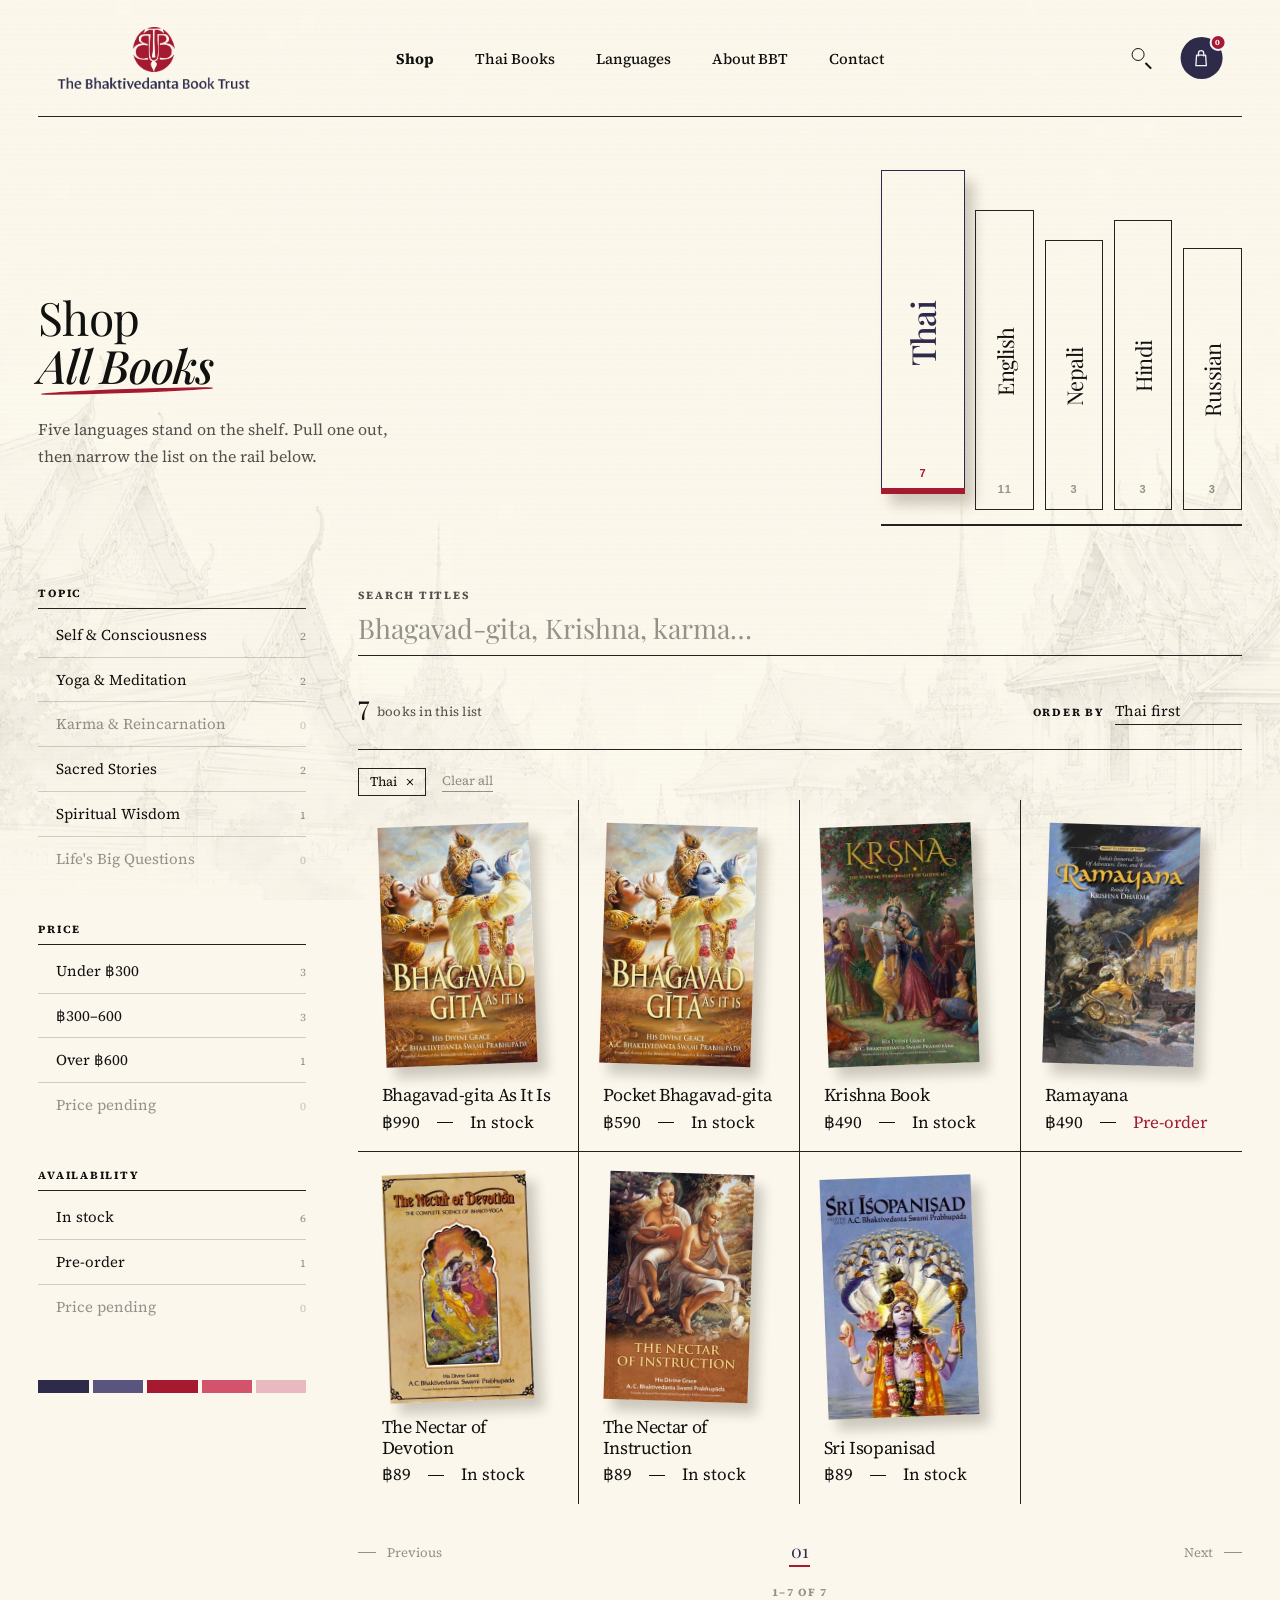
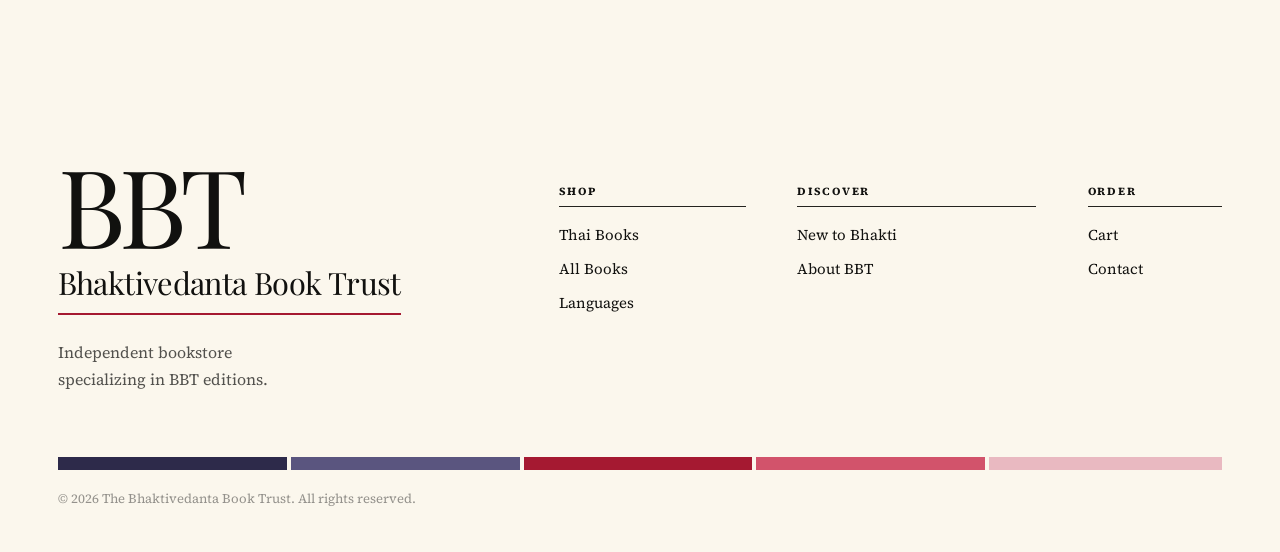
<file: shop.html>
<!--
THESIS: Language is a shelf seen edge-on, not one more line in a filter list — the choice that matters most gets pulled out where the eye lands first.
OWN-WORLD: Warm ivory paper, hairline-drawn spines on a shelf rule, a ruled ledger rail for the remaining filters, the homepage's four-column book table unchanged.
STORY: The visitor recognises the shelf, pulls Thai forward, then narrows by topic, price, and availability on the rail below before reading the table.
FIRST VIEWPORT: Page title left with the five-spine language rack at eye level to its right; below, a 268px rail of Topic, Price, and Availability beside the four-column book table.
FORM: Shelf elevation + ledger sidebar — extension of the incumbent world (css/finder-02-ledger-rail.css), no new tokens.
-->
<!doctype html>
<html lang="en">
<head>
  <meta charset="utf-8">
  <meta name="viewport" content="width=device-width, initial-scale=1">
  <title>Shop All Books — BBT Thailand</title>
  <meta name="description" content="Browse every BBT edition. Pull a language off the shelf, then narrow by topic, price, and availability.">
  <link rel="preconnect" href="https://fonts.googleapis.com">
  <link rel="preconnect" href="https://fonts.gstatic.com" crossorigin>
  <link href="https://fonts.googleapis.com/css2?family=Playfair+Display:ital,wght@0,400;0,500;1,400;1,500&family=Source+Serif+4:opsz,wght@8..60,400;8..60,500;8..60,600;8..60,700&display=swap" rel="stylesheet">
  <link rel="stylesheet" href="css/hero.css">
  <link rel="stylesheet" href="css/finder-common.css">
  <link rel="stylesheet" href="css/finder-02-ledger-rail.css">
  <link rel="stylesheet" href="css/shop.css">
  <link rel="stylesheet" href="css/footer.css">
</head>
<body class="shop-shell">
  <div class="site-atmosphere" aria-hidden="true"></div>

  <header class="site-header">
    <a class="brand" href="index.html" aria-label="Bhaktivedanta Book Trust home">
      <img src="assets/brand/logo.png" alt="The Bhaktivedanta Book Trust">
    </a>

    <nav class="primary-nav" aria-label="Primary navigation">
      <a class="primary-nav__featured" href="shop.html" aria-current="page">Shop</a>
      <a href="index.html#featured-title">Thai Books</a>
      <a href="index.html#wayfinder-title">Languages</a>
      <a href="about.html">About BBT</a>
      <a href="contact.html">Contact</a>
    </nav>

    <div class="header-actions">
      <a class="search-control" href="#search" aria-label="Search books">
        <span aria-hidden="true"></span>
      </a>
      <a class="cart-control" href="cart.html" aria-label="Cart, 0 items">
        <svg viewBox="0 0 24 24" aria-hidden="true">
          <path d="M6.8 8.2h10.4l.8 12H6l.8-12Z"></path>
          <path d="M9 9V6a3 3 0 0 1 6 0v3"></path>
        </svg>
        <span class="cart-control__count" data-cart-count>0</span>
      </a>
      <button class="menu-toggle" type="button" aria-expanded="false" aria-controls="mobile-menu" aria-label="Open menu">
        <span class="menu-toggle__bar" aria-hidden="true"></span>
      </button>
    </div>

    <nav class="mobile-menu" id="mobile-menu" aria-label="Mobile navigation" hidden>
      <a href="shop.html" aria-current="page">Shop</a>
      <a href="index.html#featured-title">Thai Books</a>
      <a href="index.html#wayfinder-title">Languages</a>
      <a href="about.html">About BBT</a>
      <a href="contact.html">Contact</a>
    </nav>
  </header>

  <main class="shop-main">
    <section
      class="finder finder--shop-shelf"
      aria-labelledby="shop-title"
      data-finder
      data-finder-tilt
      data-finder-page-size="8"
      data-finder-cover-path="assets/books/">

      <div class="ledger__top">
        <header class="finder__head shop-head">
          <h1 class="finder__title" id="shop-title">
            <span>Shop</span>
            <em>All Books</em>
          </h1>
          <p class="finder__lead">
            Five languages stand on the shelf. Pull one out, then narrow
            the list on the rail below.
          </p>
        </header>

        <div class="rack" role="group" aria-labelledby="shop-lang" data-filter-group="language">
          <h2 class="rack__label sr-only" id="shop-lang">Explore by language</h2>

          <button class="spine spine--thai" type="button" data-filter-value="thai" aria-pressed="true">
            <span class="spine__name">Thai</span>
            <span class="spine__count" data-filter-count>0</span>
          </button>
          <button class="spine" type="button" data-filter-value="english" aria-pressed="false">
            <span class="spine__name">English</span>
            <span class="spine__count" data-filter-count>0</span>
          </button>
          <button class="spine" type="button" data-filter-value="nepali" aria-pressed="false">
            <span class="spine__name">Nepali</span>
            <span class="spine__count" data-filter-count>0</span>
          </button>
          <button class="spine" type="button" data-filter-value="hindi" aria-pressed="false">
            <span class="spine__name">Hindi</span>
            <span class="spine__count" data-filter-count>0</span>
          </button>
          <button class="spine" type="button" data-filter-value="russian" aria-pressed="false">
            <span class="spine__name">Russian</span>
            <span class="spine__count" data-filter-count>0</span>
          </button>
        </div>
      </div>

      <div class="ledger">
        <aside class="ledger__rail" aria-label="Filters">
          <div class="ledger__group" role="group" aria-labelledby="shop-topic" data-filter-group="topic">
            <h2 class="ledger__label" id="shop-topic">Topic</h2>
            <ul class="ledger__list">
              <li>
                <button class="ledger__opt" type="button" data-filter-value="self" aria-pressed="false">
                  <span class="ledger__opt-name">Self &amp; Consciousness</span>
                  <span class="ledger__opt-count" data-filter-count>0</span>
                </button>
              </li>
              <li>
                <button class="ledger__opt" type="button" data-filter-value="yoga" aria-pressed="false">
                  <span class="ledger__opt-name">Yoga &amp; Meditation</span>
                  <span class="ledger__opt-count" data-filter-count>0</span>
                </button>
              </li>
              <li>
                <button class="ledger__opt" type="button" data-filter-value="karma" aria-pressed="false">
                  <span class="ledger__opt-name">Karma &amp; Reincarnation</span>
                  <span class="ledger__opt-count" data-filter-count>0</span>
                </button>
              </li>
              <li>
                <button class="ledger__opt" type="button" data-filter-value="stories" aria-pressed="false">
                  <span class="ledger__opt-name">Sacred Stories</span>
                  <span class="ledger__opt-count" data-filter-count>0</span>
                </button>
              </li>
              <li>
                <button class="ledger__opt" type="button" data-filter-value="wisdom" aria-pressed="false">
                  <span class="ledger__opt-name">Spiritual Wisdom</span>
                  <span class="ledger__opt-count" data-filter-count>0</span>
                </button>
              </li>
              <li>
                <button class="ledger__opt" type="button" data-filter-value="questions" aria-pressed="false">
                  <span class="ledger__opt-name">Life's Big Questions</span>
                  <span class="ledger__opt-count" data-filter-count>0</span>
                </button>
              </li>
            </ul>
          </div>

          <div class="ledger__group" role="group" aria-labelledby="shop-price" data-filter-group="priceBand">
            <h2 class="ledger__label" id="shop-price">Price</h2>
            <ul class="ledger__list">
              <li>
                <button class="ledger__opt" type="button" data-filter-value="under-300" aria-pressed="false">
                  <span class="ledger__opt-name">Under ฿300</span>
                  <span class="ledger__opt-count" data-filter-count>0</span>
                </button>
              </li>
              <li>
                <button class="ledger__opt" type="button" data-filter-value="300-600" aria-pressed="false">
                  <span class="ledger__opt-name">฿300&ndash;600</span>
                  <span class="ledger__opt-count" data-filter-count>0</span>
                </button>
              </li>
              <li>
                <button class="ledger__opt" type="button" data-filter-value="over-600" aria-pressed="false">
                  <span class="ledger__opt-name">Over ฿600</span>
                  <span class="ledger__opt-count" data-filter-count>0</span>
                </button>
              </li>
              <li>
                <button class="ledger__opt" type="button" data-filter-value="pending" aria-pressed="false">
                  <span class="ledger__opt-name">Price pending</span>
                  <span class="ledger__opt-count" data-filter-count>0</span>
                </button>
              </li>
            </ul>
          </div>

          <div class="ledger__group" role="group" aria-labelledby="shop-avail" data-filter-group="status">
            <h2 class="ledger__label" id="shop-avail">Availability</h2>
            <ul class="ledger__list">
              <li>
                <button class="ledger__opt" type="button" data-filter-value="available" aria-pressed="false">
                  <span class="ledger__opt-name">In stock</span>
                  <span class="ledger__opt-count" data-filter-count>0</span>
                </button>
              </li>
              <li>
                <button class="ledger__opt" type="button" data-filter-value="preorder" aria-pressed="false">
                  <span class="ledger__opt-name">Pre-order</span>
                  <span class="ledger__opt-count" data-filter-count>0</span>
                </button>
              </li>
              <li>
                <button class="ledger__opt" type="button" data-filter-value="pending" aria-pressed="false">
                  <span class="ledger__opt-name">Price pending</span>
                  <span class="ledger__opt-count" data-filter-count>0</span>
                </button>
              </li>
            </ul>
          </div>

          <div class="ledger__foot" aria-hidden="true">
            <span></span><span></span><span></span><span></span><span></span>
          </div>
        </aside>

        <div class="ledger__main">
          <label class="ledger__search" for="search">
            <span class="ledger__search-label">Search titles</span>
            <input
              class="ledger__search-input"
              id="search"
              type="search"
              name="q"
              autocomplete="off"
              placeholder="Bhagavad-gita, Krishna, karma&hellip;"
              data-finder-search>
          </label>

          <div class="ledger__bar">
            <p class="finder__tally">
              <b data-finder-count aria-live="polite">0</b>
              <span><span data-finder-noun>books</span> in this list</span>
            </p>

            <label class="ledger__sort">
              <span>Order by</span>
              <select data-finder-sort>
                <option value="default">Thai first</option>
                <option value="title">Title, A&ndash;Z</option>
                <option value="price-asc">Price, low to high</option>
                <option value="price-desc">Price, high to low</option>
              </select>
            </label>
          </div>

          <div class="ledger__applied">
            <div class="ledger__chips" data-finder-chips hidden></div>
            <button class="ledger__clear" type="button" data-finder-clear hidden>Clear all</button>
          </div>

          <div class="books-grid" data-finder-results></div>

          <nav class="pager" aria-label="Result pages" data-finder-pagination hidden>
            <button class="pager__step" type="button" data-finder-prev>
              <i aria-hidden="true"></i>
              <span>Previous</span>
            </button>

            <div class="pager__numbers" data-finder-pages></div>

            <button class="pager__step pager__step--next" type="button" data-finder-next>
              <span>Next</span>
              <i aria-hidden="true"></i>
            </button>

            <p class="pager__range" data-finder-range aria-live="polite"></p>
          </nav>

          <div class="finder__empty" data-finder-empty hidden>
            <p>No titles under that heading.</p>
            <p>Nothing in the catalogue matches every choice above. Remove one to widen the list.</p>
            <button type="button" data-finder-clear data-finder-clear-always>Show every book</button>
          </div>
        </div>
      </div>

      <template data-finder-page-template>
        <button class="pager__num" type="button">
          <span data-page-label></span>
        </button>
      </template>

      <template data-finder-chip-template>
        <button class="chip" type="button">
          <span data-chip-label></span>
          <i aria-hidden="true">&times;</i>
        </button>
      </template>

      <template data-finder-template>
        <article class="book">
          <a class="book__cover" href="#" tabindex="-1" aria-hidden="true">
            <img data-field="cover" alt="">
          </a>
          <div class="book__details">
            <h2><a href="#" data-field="title"></a></h2>
            <p>
              <span data-field="price"></span>
              <i aria-hidden="true"></i>
              <span data-field="status"></span>
            </p>
          </div>
        </article>
      </template>
    </section>
  </main>

  <footer class="site-footer">
    <div class="site-footer__inner">
      <div class="site-footer__main">
        <div class="site-footer__identity">
          <p class="site-footer__monogram" aria-hidden="true">BBT</p>
          <p class="site-footer__name">Bhaktivedanta Book Trust</p>
          <p class="site-footer__description">
            Independent bookstore<br>
            specializing in BBT editions.
          </p>
        </div>

        <nav class="site-footer__nav" aria-label="Footer navigation">
          <div class="site-footer__column">
            <h2>Shop</h2>
            <ul>
              <li><a href="index.html#featured-title">Thai Books</a></li>
              <li><a href="shop.html">All Books</a></li>
              <li><a href="index.html#wayfinder-title">Languages</a></li>
            </ul>
          </div>

          <div class="site-footer__column">
            <h2>Discover</h2>
            <ul>
              <li><a href="index.html#bhakti-title">New to Bhakti</a></li>
              <li><a href="about.html">About BBT</a></li>
            </ul>
          </div>

          <div class="site-footer__column">
            <h2>Order</h2>
            <ul>
              <li><a href="cart.html" aria-label="View shopping cart">Cart</a></li>
              <li><a href="contact.html">Contact</a></li>
            </ul>
          </div>
        </nav>
      </div>

      <div class="site-footer__foot">
        <ol class="site-footer__palette" aria-label="BBT color palette">
          <li>1</li>
          <li>2</li>
          <li>3</li>
          <li>4</li>
          <li>5</li>
        </ol>

        <p class="site-footer__copyright">
          &copy; 2026 The Bhaktivedanta Book Trust. All rights reserved.
        </p>
      </div>
    </div>
  </footer>

  <script src="js/catalog.js"></script>
  <script src="js/cart.js"></script>
  <script src="js/finder.js"></script>
  <script src="js/mobile-nav.js"></script>
</body>
</html>
</file>
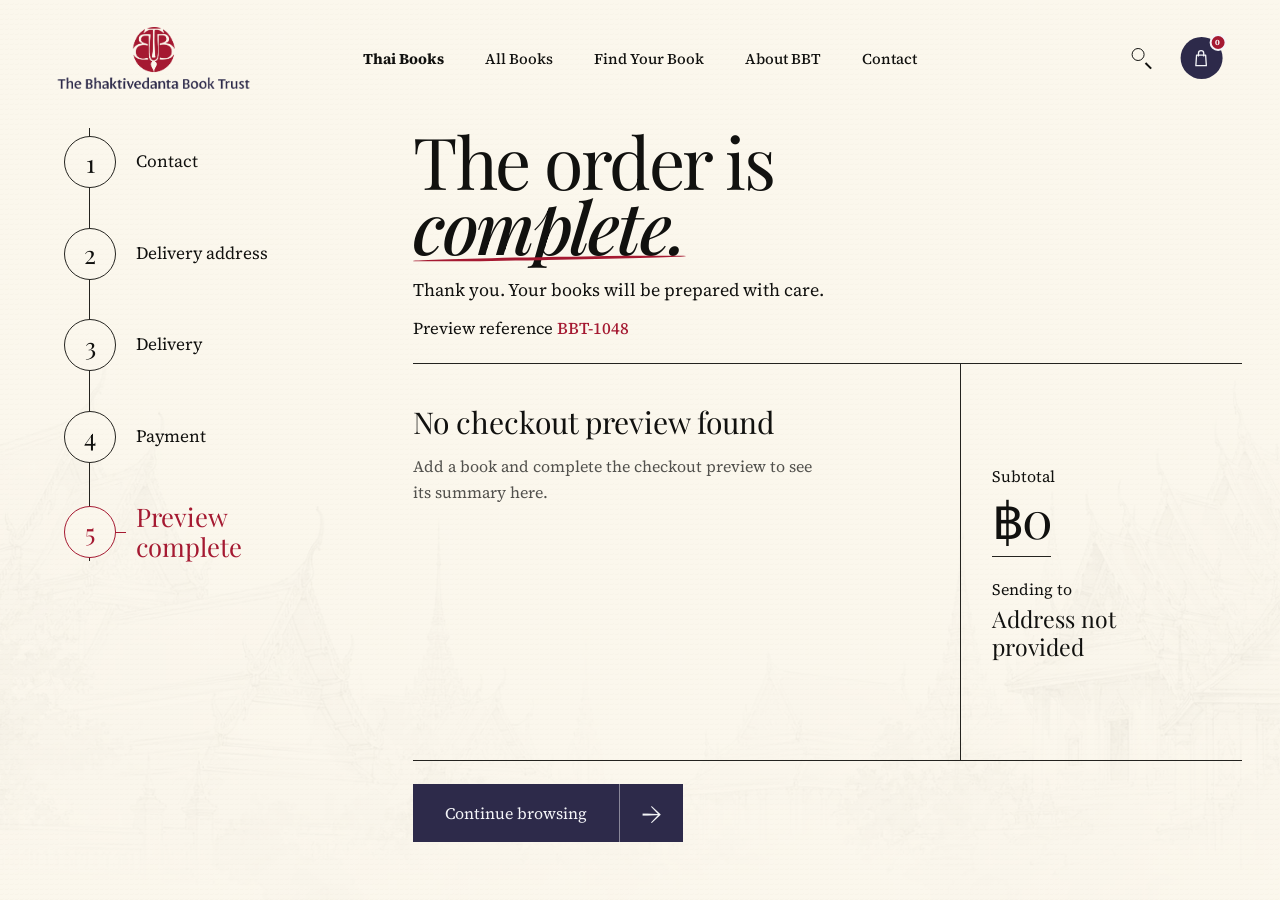
<file: thank-you.html>
<!--
THESIS: The checkout spine resolves into one large editorial confirmation instead of a generic success card.
OWN-WORLD: Warm paper, ink hairlines, Thai red and navy, sharp controls, serif type, and one five-step color anchor.
STORY: The reader sees the completed journey, verifies the books and destination, then returns to browsing or reviews the captured details.
FIRST VIEWPORT: A five-marker spine occupies the left rail; the confirmation headline, ruled order summary, total, and actions fill the right.
FORM: The approved “Completed Spine” reference, translated into the established Bright Reading Room system.

PREVIEW ONLY. The current checkout does not contact a server or take payment.
This surface confirms the locally captured design preview and says so plainly.
-->
<!doctype html>
<html lang="en">
<head>
  <meta charset="utf-8">
  <meta name="viewport" content="width=device-width, initial-scale=1">
  <title>Order preview complete — BBT Thailand</title>
  <meta name="description" content="A summary of the BBT Thailand checkout preview.">
  <link rel="preconnect" href="https://fonts.googleapis.com">
  <link rel="preconnect" href="https://fonts.gstatic.com" crossorigin>
  <link href="https://fonts.googleapis.com/css2?family=Playfair+Display:ital,wght@0,400;1,500&family=Source+Serif+4:opsz,wght@8..60,400;8..60,500;8..60,600;8..60,700&display=swap" rel="stylesheet">
  <link rel="stylesheet" href="css/hero.css">
  <link rel="stylesheet" href="css/thank-you.css">
</head>
<body>
  <div class="site-atmosphere" aria-hidden="true"></div>

  <header class="site-header">
    <a class="brand" href="index.html" aria-label="Bhaktivedanta Book Trust home">
      <img src="assets/brand/logo.png" alt="The Bhaktivedanta Book Trust">
    </a>

    <nav class="primary-nav" aria-label="Primary navigation">
      <a class="primary-nav__featured" href="index.html#featured-title">Thai Books</a>
      <a href="shop.html">All Books</a>
      <a href="index.html#wayfinder-title">Find Your Book</a>
      <a href="about.html">About BBT</a>
      <a href="contact.html">Contact</a>
    </nav>

    <div class="header-actions">
      <a class="search-control" href="shop.html#search" aria-label="Search books"></a>
      <a class="cart-control" href="cart.html" aria-label="Cart, 0 items">
        <svg viewBox="0 0 24 24" aria-hidden="true">
          <path d="M6.8 8.2h10.4l.8 12H6l.8-12Z"></path>
          <path d="M9 9V6a3 3 0 0 1 6 0v3"></path>
        </svg>
        <span class="cart-control__count" data-cart-count>0</span>
      </a>
      <button class="menu-toggle" type="button" aria-expanded="false" aria-controls="mobile-menu" aria-label="Open menu">
        <span class="menu-toggle__bar" aria-hidden="true"></span>
      </button>
    </div>

    <nav class="mobile-menu" id="mobile-menu" aria-label="Mobile navigation" hidden>
      <a href="index.html#featured-title">Thai Books</a>
      <a href="shop.html">All Books</a>
      <a href="index.html#wayfinder-title">Find Your Book</a>
      <a href="about.html">About BBT</a>
      <a href="contact.html">Contact</a>
    </nav>
  </header>

  <main class="completion-page">
    <aside class="completion-spine" aria-label="Checkout progress">
      <ol>
        <li><span>1</span><b>Contact</b></li>
        <li><span>2</span><b>Delivery address</b></li>
        <li><span>3</span><b>Delivery</b></li>
        <li><span>4</span><b>Payment</b></li>
        <li class="is-current"><span>5</span><b>Preview complete</b></li>
      </ol>
    </aside>

    <section class="completion-main" aria-labelledby="completion-title">
      <header class="completion-hero">
        <h1 id="completion-title">
          The order is
          <em>complete.</em>
        </h1>
        <p class="completion-lead">Thank you. Your books will be prepared with care.</p>
        <p class="completion-reference">
          Preview reference <strong data-order-reference>BBT-1048</strong>
        </p>
      </header>

      <section class="completion-order" aria-labelledby="order-summary-title">
        <h2 class="sr-only" id="order-summary-title">Order summary</h2>

        <ul class="completion-lines" data-order-lines></ul>

        <div class="completion-facts">
          <dl class="completion-total">
            <dt>Subtotal</dt>
            <dd data-order-total>฿0</dd>
          </dl>

          <div class="completion-destination">
            <p>Sending to</p>
            <strong data-order-destination>Address not provided</strong>
          </div>
        </div>
      </section>

      <div class="completion-actions">
        <a class="completion-primary" href="shop.html">
          <span>Continue browsing</span>
          <span aria-hidden="true">→</span>
        </a>
      </div>
    </section>
  </main>

  <script src="js/catalog.js"></script>
  <script src="js/cart.js"></script>
  <script src="js/thank-you.js"></script>
  <script src="js/mobile-nav.js"></script>
</body>
</html>
</file>
<file: css/hero.css>
:root {
  /* base */
  --paper: #fbf7ed;
  --ink: #11110f;
  --rule: #24231f;

  /* thai flag brand */
  --th-red: #a51931;
  --th-navy: #2d2a4a;
  --th-white: #f4f5f8;

  /* semantic accents */
  --accent: var(--th-red);
  --accent-strong: var(--th-navy);
  --on-accent: var(--th-white);

  /* fixed five-step brand ladder */
  --ladder-rose: #e9b9c1;
  --ladder-red-mid: #d2536b;
  --ladder-red: #a51931;
  --ladder-navy-mid: #5a557f;
  --ladder-navy: #2d2a4a;

  /* surfaces + text tints */
  --surface-invert: var(--th-navy);
  --surface-wash: rgb(255 255 255 / 38%);
  --paper-wash: rgb(251 247 237 / 18%);
  --grain-warm: rgb(77 57 30 / 14%);
  --grain-light: rgb(255 255 255 / 45%);
  --ink-muted: rgb(17 16 15 / 72%);
  --ink-faint: rgb(17 16 15 / 44%);
  --ink-tint-07: rgb(17 16 15 / 7%);
  --ink-tint-06: rgb(17 17 15 / 6%);
  --hairline-soft: rgb(17 16 15 / 18%);
  --bevel-light: rgb(255 255 255 / 26%);
  --on-jacket: rgb(255 255 255 / 82%);
  --on-accent-faint: rgb(255 255 255 / 44%);

  /* shadows (warm) */
  --shadow-slab: 0 18px 32px rgb(36 25 14 / 17%);
  --shadow-board: 0 15px 20px rgb(36 25 14 / 27%);
  --shadow-cover: 9px 11px 12px rgb(47 35 16 / 22%);
  --shadow-cover-hover: 11px 16px 18px rgb(47 35 16 / 26%);
  --drop-ribbon: drop-shadow(0 17px 16px rgb(42 31 24 / 13%));

  /* book-jacket artwork — NOT brand color, do not reuse */
  --jacket-gold-a: #b8893e;
  --jacket-gold-b: #a47935;
  --jacket-indigo-a: #3a3b7a;
  --jacket-indigo-b: #2a2b63;

  --shell-width: min(100% - clamp(40px, 9vw, 180px), 1180px);
  --display: "Playfair Display", Georgia, "Times New Roman", serif;
  --serif: "Source Serif 4", Georgia, "Times New Roman", serif;
}

*,
*::before,
*::after {
  box-sizing: border-box;
}

html {
  -webkit-text-size-adjust: 100%;
}

body {
  margin: 0;
  overflow-x: clip;
  color: var(--ink);
  background: var(--paper);
  font-family: var(--serif);
  font-optical-sizing: auto;
}

.site-atmosphere {
  position: fixed;
  z-index: 0;
  inset: 0;
  pointer-events: none;
  background-image:
    linear-gradient(var(--paper-wash), var(--paper-wash)),
    url("../assets/graphics/thai-temple-linework-bg.webp");
  background-position: center, center bottom;
  background-repeat: no-repeat;
  background-size: cover;
  opacity: .56;
}

body::before {
  position: fixed;
  z-index: 10;
  inset: 0;
  opacity: .13;
  pointer-events: none;
  content: "";
  background-image:
    repeating-radial-gradient(circle at 20% 30%, var(--grain-warm) 0 .35px, transparent .5px 3px),
    repeating-radial-gradient(circle at 80% 70%, var(--grain-light) 0 .45px, transparent .6px 4px);
  background-size: 5px 5px, 7px 7px;
  mix-blend-mode: multiply;
}

a {
  color: inherit;
  text-decoration: none;
}

.site-header {
  position: absolute;
  z-index: 20;
  top: 0;
  left: 50%;
  display: grid;
  grid-template-columns: 250px 1fr 250px;
  align-items: center;
  width: var(--shell-width);
  height: 116px;
  transform: translateX(-50%);
}

.brand {
  display: block;
  width: clamp(174px, 15vw, 214px);
}

.brand img {
  display: block;
  width: 100%;
  height: auto;
}

.primary-nav {
  display: flex;
  align-items: center;
  justify-content: center;
  gap: clamp(26px, 3.2vw, 50px);
  font-size: 15px;
  font-weight: 500;
}

.primary-nav a {
  position: relative;
  padding-block: 11px;
}

.primary-nav a::after {
  position: absolute;
  right: 0;
  bottom: 5px;
  left: 0;
  height: 1px;
  background: currentColor;
  content: "";
  transform: scaleX(0);
  transition: transform .25s ease;
}

.primary-nav a:hover::after,
.primary-nav a:focus-visible::after,
.primary-nav__featured::after {
  transform: scaleX(1);
}

.primary-nav__featured {
  font-weight: 700;
}

.header-actions {
  display: flex;
  align-items: center;
  justify-content: flex-end;
  gap: 19px;
}

.search-control {
  position: relative;
  display: block;
  width: 40px;
  height: 40px;
  border-radius: 50%;
}

.search-control::before {
  position: absolute;
  top: 10px;
  left: 10px;
  width: 13px;
  height: 13px;
  border: 1.7px solid currentColor;
  border-radius: 50%;
  content: "";
}

.search-control::after {
  position: absolute;
  top: 24px;
  left: 24px;
  width: 8px;
  height: 1.7px;
  background: currentColor;
  content: "";
  transform: rotate(45deg);
  transform-origin: left center;
}

.search-control:hover,
.search-control:focus-visible {
  background: var(--ink-tint-07);
}

.cart-control {
  position: relative;
  display: grid;
  width: 42px;
  height: 42px;
  border-radius: 50%;
  color: var(--on-accent);
  background: var(--surface-invert);
  place-items: center;
}

.cart-control svg {
  width: 21px;
  height: 21px;
  fill: none;
  stroke: currentColor;
  stroke-linecap: round;
  stroke-linejoin: round;
  stroke-width: 1.5;
}

.cart-control__count {
  position: absolute;
  top: -3px;
  right: -4px;
  display: grid;
  width: 17px;
  height: 17px;
  border: 2px solid var(--on-accent);
  border-radius: 50%;
  color: var(--on-accent);
  background: var(--accent);
  font-size: 8px;
  font-weight: 700;
  place-items: center;
}

.hero {
  position: relative;
  min-height: 100svh;
  overflow: hidden;
  background: transparent;
}

.hero__inner {
  position: relative;
  z-index: 2;
  display: grid;
  grid-template-columns: minmax(420px, .95fr) minmax(480px, 1.05fr);
  align-items: center;
  gap: clamp(32px, 4.4vw, 76px);
  width: var(--shell-width);
  min-height: 100svh;
  margin-inline: auto;
  padding: 128px 0 clamp(150px, 19vh, 190px);
}

.hero__copy {
  max-width: 650px;
  padding-bottom: clamp(20px, 5vh, 62px);
}

.hero__title {
  margin: 0 0 26px;
  font-family: var(--display);
  font-size: clamp(46px, 5vw, 74px);
  font-weight: 400;
  letter-spacing: -.02em;
  line-height: 1.04;
}

.hero__title span {
  display: block;
  white-space: nowrap;
}

.hero__title em {
  position: relative;
  font-style: italic;
  font-weight: 500;
}

.hero__title em::after {
  position: absolute;
  right: .02em;
  bottom: -.06em;
  left: .05em;
  height: .08em;
  border-radius: 50%;
  background: var(--accent);
  content: "";
  transform: rotate(-2deg);
}

.hero__lead {
  max-width: 54ch;
  margin: 0 0 32px;
  color: var(--ink-muted);
  font-size: clamp(16px, 1.25vw, 18px);
  line-height: 1.7;
}

.hero__cta {
  display: inline-grid;
  grid-template-columns: auto 46px;
  border: 1px solid var(--surface-invert);
  background: var(--surface-wash);
  font-size: 13.5px;
  font-weight: 600;
}

.hero__cta > span:first-child {
  display: grid;
  min-height: 46px;
  padding-inline: 26px;
  place-items: center;
}

.hero__cta-arrow {
  display: grid;
  color: var(--on-accent);
  background: var(--surface-invert);
  font-size: 19px;
  place-items: center;
  transition: color .2s ease, background .2s ease;
}

.hero__cta:hover .hero__cta-arrow {
  color: var(--on-accent);
  background: var(--accent);
}

.book-showcase {
  position: relative;
  justify-self: end;
  width: min(100%, 560px);
  aspect-ratio: 600 / 700;
}

.hero-book {
  position: absolute;
  aspect-ratio: 4 / 5;
  margin: 0;
  border: 1px solid var(--hairline-soft);
  box-shadow: var(--shadow-slab);
}

.hero-book::before {
  position: absolute;
  inset: 10px;
  border: 1px solid var(--bevel-light);
  content: "";
}

.hero-book img {
  position: absolute;
  z-index: 1;
  top: 47%;
  left: 50%;
  display: block;
  width: auto;
  max-width: 72%;
  height: 78%;
  box-shadow: var(--shadow-board);
  transform: translate(-50%, -50%);
}

.hero-book__label {
  position: absolute;
  z-index: 2;
  right: 14px;
  bottom: 11px;
  color: var(--on-jacket);
  font-size: 9px;
  font-weight: 600;
  letter-spacing: .14em;
  text-transform: uppercase;
}

.hero-book--gita {
  top: 0;
  left: 4%;
  width: min(44%, 246px);
  background: linear-gradient(135deg, var(--jacket-gold-a), var(--jacket-gold-b));
  transform: rotate(5.8deg);
}

.hero-book--gita .hero-book__label {
  right: auto;
  left: 14px;
}

.hero-book--science {
  top: 37%;
  left: 46%;
  width: min(41%, 229px);
  background: linear-gradient(145deg, var(--jacket-indigo-a), var(--jacket-indigo-b));
  transform: rotate(7deg);
}

.trust-badge {
  position: absolute;
  z-index: 3;
  top: 19%;
  left: 76%;
  display: grid;
  width: clamp(100px, 9vw, 124px);
  height: clamp(100px, 9vw, 124px);
  padding: 24px 12px;
  color: var(--on-accent);
  background: var(--accent);
  clip-path: polygon(50% 0%,57% 11%,67% 4%,72% 17%,84% 12%,84% 26%,98% 27%,90% 39%,100% 47%,88% 55%,96% 66%,82% 68%,82% 83%,69% 78%,64% 92%,54% 82%,45% 95%,39% 82%,28% 91%,24% 77%,10% 81%,14% 66%,0 63%,11% 52%,1% 44%,14% 36%,6% 24%,21% 23%,20% 9%,34% 15%,41% 2%);
  font-size: clamp(9px, .75vw, 11px);
  font-weight: 700;
  line-height: 1.15;
  text-align: center;
  text-transform: uppercase;
  place-items: center;
  transform: translate(-50%, -50%) rotate(-6deg);
}

.trust-badge i {
  width: 45%;
  height: 1px;
  background: var(--on-accent-faint);
}

.language-detail {
  position: absolute;
  top: 57%;
  left: 17%;
  display: flex;
  align-items: center;
  gap: 14px;
  transform: translate(-50%, -50%);
}

.language-detail strong {
  font-family: var(--display);
  font-size: 82px;
  font-weight: 500;
  line-height: .8;
}

.language-detail span {
  padding-left: 16px;
  border-left: 1px solid var(--surface-invert);
  font-size: 14px;
  font-weight: 700;
  letter-spacing: .08em;
  line-height: 1.45;
  text-transform: uppercase;
}

.hero-ribbon {
  position: absolute;
  z-index: 1;
  bottom: -34px;
  left: 0;
  width: 100%;
  pointer-events: none;
  filter: var(--drop-ribbon);
}

.hero-ribbon img {
  display: block;
  width: max(1140px, 116vw);
  height: auto;
  margin-left: 50%;
  transform: translateX(-50%) rotate(-.8deg);
  transform-origin: center;
}

main {
  position: relative;
  z-index: 1;
}

.featured-books {
  position: relative;
  width: var(--shell-width);
  min-height: 100svh;
  margin-inline: auto;
  padding: clamp(52px, 5.5vw, 86px) 0 82px;
}

.section-heading {
  position: relative;
  display: grid;
  grid-template-columns: minmax(0, 1fr) auto;
  align-items: end;
  margin-bottom: clamp(48px, 5.5vw, 92px);
  padding-top: 26px;
}

.section-heading__copy {
  position: relative;
  z-index: 1;
  grid-column: 1;
}

h1 {
  margin: 0;
  font-family: var(--display);
  font-size: clamp(38px, 3.1vw, 58px);
  font-weight: 400;
  letter-spacing: -.04em;
  line-height: 1.04;
}

.dek {
  margin: 9px 0 0;
  font-size: clamp(17px, 1.25vw, 21px);
  line-height: 1.2;
}

.view-all {
  display: flex;
  align-items: center;
  align-self: center;
  gap: 11px;
  margin: 50px 0 0 36px;
  padding-bottom: 3px;
  border-bottom: 1px solid currentColor;
  font-size: clamp(15px, 1.1vw, 18px);
  line-height: 1.1;
  transition: gap .2s ease, color .2s ease;
}

.view-all:hover,
.view-all:focus-visible {
  gap: 17px;
  color: var(--accent);
}

.books-grid {
  display: grid;
  grid-template-columns: repeat(4, minmax(0, 1fr));
  grid-template-rows: repeat(2, minmax(390px, 1fr));
}

.book {
  display: grid;
  grid-template-rows: minmax(0, 1fr) auto;
  min-width: 0;
  padding: 15px clamp(20px, 2.4vw, 40px) 18px;
  border-right: 1px solid var(--rule);
}

.book:nth-child(4n) {
  border-right: 0;
}

.book:nth-child(-n + 4) {
  border-bottom: 1px solid var(--rule);
}

.book__cover {
  display: grid;
  min-height: 0;
  place-items: center;
  perspective: 900px;
  transform: translateX(-10px);
}

.book__cover img {
  display: block;
  width: auto;
  max-width: 100%;
  height: clamp(240px, 26vh, 306px);
  max-height: calc(100% - 12px);
  object-fit: contain;
  box-shadow: var(--shadow-cover);
  transition: transform .28s ease, box-shadow .28s ease;
}

.book__cover--left img {
  transform: rotate(-2.2deg);
}

.book__cover--right img {
  transform: rotate(1.8deg);
}

.book__cover:hover img,
.book__cover:focus-visible img {
  box-shadow: var(--shadow-cover-hover);
  transform: rotate(0) translateY(-5px);
}

.book__details {
  padding-top: 10px;
}

.book__details h2 {
  margin: 0 0 6px;
  font-family: var(--serif);
  font-size: clamp(18px, 1.28vw, 23px);
  font-weight: 400;
  letter-spacing: -.02em;
  line-height: 1.15;
}

.book__details h2 a {
  background-image: linear-gradient(currentColor, currentColor);
  background-position: 0 100%;
  background-repeat: no-repeat;
  background-size: 0 1px;
  transition: background-size .25s ease;
}

.book__details h2 a:hover,
.book__details h2 a:focus-visible {
  background-size: 100% 1px;
}

.book__details p {
  display: flex;
  align-items: center;
  gap: 17px;
  margin: 0;
  font-size: clamp(17px, 1.15vw, 21px);
  line-height: 1.25;
}

.book__details i {
  display: block;
  width: 16px;
  height: 1px;
  background: currentColor;
}

.preorder {
  color: var(--accent);
}

.bhakti-intro {
  width: var(--shell-width);
  margin-inline: auto;
  padding: clamp(52px, 5.5vw, 86px) 0 clamp(64px, 7vw, 110px);
}

.bhakti-intro__top {
  display: grid;
  grid-template-columns: minmax(0, .78fr) minmax(0, 1.22fr);
  align-items: center;
  gap: clamp(40px, 6vw, 104px);
}

.bhakti-intro__title {
  margin: 0;
  font-family: var(--display);
  font-size: clamp(46px, 5vw, 74px);
  font-weight: 400;
  letter-spacing: -.02em;
  line-height: 1.04;
}

.bhakti-intro__title span,
.bhakti-intro__title em {
  display: block;
}

.bhakti-intro__title em {
  position: relative;
  width: max-content;
  font-style: italic;
  font-weight: 500;
}

.bhakti-intro__title em::after {
  position: absolute;
  right: .02em;
  bottom: -.06em;
  left: .05em;
  height: .08em;
  border-radius: 50%;
  background: var(--accent);
  content: "";
  transform: rotate(-2deg);
}

.bhakti-intro__lead {
  max-width: 40ch;
  margin: 26px 0 32px;
  color: var(--ink-muted);
  font-size: clamp(16px, 1.25vw, 18px);
  line-height: 1.7;
}

.bhakti-intro__cta {
  display: inline-grid;
  grid-template-columns: auto 46px;
  border: 1px solid var(--surface-invert);
  background: var(--surface-wash);
  font-size: 13.5px;
  font-weight: 600;
}

.bhakti-intro__cta > span:first-child {
  display: grid;
  min-height: 46px;
  padding-inline: 26px;
  place-items: center;
}

.bhakti-intro__cta-arrow {
  display: grid;
  color: var(--on-accent);
  background: var(--surface-invert);
  font-size: 19px;
  place-items: center;
  transition: color .2s ease, background .2s ease;
}

.bhakti-intro__cta:hover .bhakti-intro__cta-arrow {
  color: var(--on-accent);
  background: var(--accent);
}

.bhakti-intro__media {
  margin: 0;
  aspect-ratio: 84 / 65;
  overflow: hidden;
  background: var(--ink-tint-06);
}

.bhakti-intro__media img {
  display: block;
  width: 100%;
  height: 100%;
  object-fit: cover;
  filter: sepia(12%) saturate(108%) contrast(98%);
}

.bhakti-steps {
  display: grid;
  grid-template-columns: repeat(3, minmax(0, 1fr));
  margin: clamp(48px, 5.5vw, 92px) 0 0;
  padding: clamp(30px, 3.2vw, 48px) 0 0;
  border-top: 1px solid var(--rule);
  list-style: none;
}

.bhakti-step {
  padding-inline: clamp(20px, 2.4vw, 40px);
  border-left: 1px solid var(--rule);
}

.bhakti-step:first-child {
  padding-left: 0;
  border-left: 0;
}

.bhakti-step__head {
  display: flex;
  align-items: baseline;
  gap: clamp(16px, 1.8vw, 30px);
  margin: 0 0 clamp(12px, 1.4vw, 22px);
}

.bhakti-step__num {
  font-family: var(--display);
  font-size: clamp(30px, 2.8vw, 46px);
  font-weight: 400;
  letter-spacing: -.04em;
  line-height: 1;
}

.bhakti-step__label {
  font-size: clamp(11px, .92vw, 14px);
  font-weight: 500;
  letter-spacing: .3em;
  text-transform: uppercase;
}

.bhakti-step__text {
  margin: 0;
  font-family: var(--serif);
  font-size: clamp(17px, 1.25vw, 21px);
  font-weight: 400;
  line-height: 1.25;
  text-wrap: balance;
}

.bhakti-step__text em {
  font-style: italic;
}

.wayfinder {
  position: relative;
  width: var(--shell-width);
  margin-inline: auto;
  padding: clamp(82px, 9vw, 142px) 0 clamp(116px, 12vw, 182px);
}

.wayfinder::before {
  position: absolute;
  top: 0;
  right: 0;
  left: 0;
  height: 1px;
  background: var(--rule);
  content: "";
}

.wayfinder__intro {
  position: relative;
  min-height: clamp(250px, 25vw, 354px);
}

.wayfinder__title {
  position: relative;
  z-index: 2;
  width: max-content;
  margin: 0;
  color: var(--accent-strong);
  font-family: var(--display);
  font-size: clamp(68px, 8.3vw, 124px);
  font-weight: 400;
  letter-spacing: -.055em;
  line-height: .82;
}

.wayfinder__title span,
.wayfinder__title em {
  display: block;
}

.wayfinder__title em {
  position: relative;
  width: max-content;
  font-style: italic;
  font-weight: 500;
}

.wayfinder__title em::after {
  position: absolute;
  right: .02em;
  bottom: -.11em;
  left: .54em;
  height: .045em;
  border-radius: 50%;
  background: var(--accent);
  content: "";
  transform: rotate(-2deg);
}

.wayfinder__group {
  position: relative;
}

.wayfinder__group--topics {
  margin-top: clamp(34px, 4vw, 58px);
}

.wayfinder__label {
  margin: 0;
  padding-bottom: 12px;
  border-bottom: 1px solid var(--rule);
  font-family: var(--display);
  font-size: clamp(25px, 2.45vw, 38px);
  font-weight: 400;
  letter-spacing: -.035em;
  line-height: 1;
}

.language-grid {
  display: grid;
  grid-template-columns: minmax(280px, 1.8fr) repeat(4, minmax(135px, 1fr));
  border-bottom: 1px solid var(--rule);
}

.language-link,
.topic-link {
  position: relative;
  display: flex;
  align-items: center;
  justify-content: space-between;
  gap: 18px;
  border-left: 1px solid var(--rule);
}

.language-link:first-child,
.topic-link:nth-child(3n + 1) {
  border-left: 0;
}

.language-link {
  min-height: clamp(112px, 10vw, 152px);
  padding: 18px clamp(18px, 2vw, 30px);
  font-family: var(--display);
  font-size: clamp(25px, 2.15vw, 34px);
  letter-spacing: -.035em;
  line-height: 1;
}

.language-link--thai {
  padding-left: 6px;
  font-size: clamp(58px, 6.5vw, 98px);
}

.language-link > span:last-child,
.topic-link > span:last-child {
  flex: 0 0 auto;
  font-family: var(--serif);
  font-size: clamp(24px, 2vw, 32px);
  font-weight: 400;
  transition: color .2s ease, transform .2s ease;
}

.language-link:hover > span:last-child,
.language-link:focus-visible > span:last-child,
.topic-link:hover > span:last-child,
.topic-link:focus-visible > span:last-child {
  color: var(--accent);
  transform: translateX(7px);
}

.topic-grid {
  display: grid;
  grid-template-columns: repeat(3, minmax(0, 1fr));
  border-bottom: 1px solid var(--rule);
}

.topic-link {
  min-height: clamp(126px, 11vw, 164px);
  padding: clamp(20px, 2.2vw, 34px) clamp(22px, 2.6vw, 42px);
  font-family: var(--display);
  font-size: clamp(26px, 2.55vw, 40px);
  letter-spacing: -.035em;
  line-height: .98;
}

.topic-link:nth-child(n + 4) {
  border-top: 1px solid var(--rule);
}

.wayfinder-book {
  position: absolute;
  z-index: 3;
  margin: 0;
  pointer-events: none;
}

.wayfinder-book img {
  display: block;
  width: 100%;
  height: auto;
  box-shadow: var(--shadow-cover);
}

.wayfinder-book--top {
  top: clamp(-54px, -3.5vw, -18px);
  right: clamp(30px, 5vw, 76px);
  width: clamp(126px, 13vw, 188px);
  transform: rotate(-7deg);
}

.wayfinder-book--left {
  bottom: clamp(-92px, -6vw, -54px);
  left: clamp(-112px, -7.8vw, -86px);
  width: clamp(96px, 8vw, 112px);
  transform: rotate(-7deg);
}

.wayfinder-book--right {
  right: clamp(-112px, -7.8vw, -86px);
  bottom: clamp(-58px, -3.5vw, -28px);
  width: clamp(94px, 7.8vw, 110px);
  transform: rotate(6deg);
}

.wayfinder-ladder {
  position: absolute;
  right: 0;
  bottom: clamp(30px, 3vw, 46px);
  display: flex;
  align-items: center;
  gap: 5px;
}

.wayfinder-ladder span {
  display: block;
  width: clamp(30px, 3.2vw, 46px);
  height: 17px;
}

.wayfinder-ladder span:nth-child(1) {
  background: var(--ladder-navy);
}

.wayfinder-ladder span:nth-child(2) {
  background: var(--ladder-navy-mid);
}

.wayfinder-ladder span:nth-child(3) {
  background: var(--ladder-red);
}

.wayfinder-ladder span:nth-child(4) {
  background: var(--ladder-red-mid);
}

.wayfinder-ladder span:nth-child(5) {
  background: var(--ladder-rose);
}

@media (max-width: 1400px) {
  .book {
    padding-inline: 24px;
  }
}

.menu-toggle,
.mobile-menu {
  display: none;
}

@media (max-width: 980px) {
  .site-header {
    grid-template-columns: 1fr auto;
    width: min(100% - 48px, 720px);
  }

  .primary-nav {
    display: none;
  }

  .menu-toggle {
    position: relative;
    display: grid;
    width: 44px;
    height: 44px;
    padding: 0;
    border: 1px solid var(--rule);
    background: none;
    cursor: pointer;
    place-items: center;
  }

  .menu-toggle__bar {
    position: relative;
    display: block;
    width: 20px;
    height: 2px;
    background: var(--ink);
    transition: background-color .15s ease;
  }

  .menu-toggle__bar::before,
  .menu-toggle__bar::after {
    position: absolute;
    left: 0;
    display: block;
    width: 100%;
    height: 2px;
    background: var(--ink);
    content: "";
    transition: transform .2s ease, top .2s ease;
  }

  .menu-toggle__bar::before {
    top: -6px;
  }

  .menu-toggle__bar::after {
    top: 6px;
  }

  .menu-toggle[aria-expanded="true"] .menu-toggle__bar {
    background: transparent;
  }

  .menu-toggle[aria-expanded="true"] .menu-toggle__bar::before {
    top: 0;
    transform: rotate(45deg);
  }

  .menu-toggle[aria-expanded="true"] .menu-toggle__bar::after {
    top: 0;
    transform: rotate(-45deg);
  }

  /* Anchored to .site-header (its positioning context, whether absolute on
     hero pages or relative on cart/checkout — see css/cart-common.css), so
     it needs no per-page width or offset math the old always-visible bar
     required. */
  .mobile-menu {
    position: absolute;
    top: 100%;
    left: 0;
    z-index: 5;
    display: flex;
    flex-direction: column;
    width: 100%;
    border-top: 1px solid var(--rule);
    border-bottom: 1px solid var(--rule);
    background: var(--paper);
    box-shadow: 0 16px 30px rgb(17 16 15 / 16%);
  }

  .mobile-menu[hidden] {
    display: none;
  }

  .mobile-menu a {
    display: flex;
    align-items: center;
    min-height: 48px;
    padding: 13px 22px;
    border-top: 1px solid var(--rule);
    font-size: 15px;
  }

  .mobile-menu a:first-child {
    border-top: 0;
  }

  .mobile-menu a:hover,
  .mobile-menu a:focus-visible,
  .mobile-menu a[aria-current="page"] {
    color: var(--accent);
  }

  .hero__inner {
    display: block;
    width: min(100% - 48px, 680px);
    padding-top: 168px;
  }

  .hero__copy {
    max-width: 600px;
  }

  .book-showcase {
    width: min(100%, 520px);
    margin: 48px auto 0;
  }

  .featured-books {
    width: min(100% - 48px, 720px);
    padding: 48px 0 72px;
  }

  .section-heading {
    grid-template-columns: minmax(0, 1fr);
    margin-bottom: 48px;
  }

  .view-all {
    grid-column: 1;
    justify-self: start;
    margin: 20px 0 0;
  }

  .books-grid {
    grid-template-columns: repeat(2, minmax(0, 1fr));
    grid-template-rows: none;
    min-height: 0;
  }

  .book {
    min-height: 460px;
    border-right: 1px solid var(--rule);
    border-bottom: 1px solid var(--rule);
  }

  .book__cover {
    transform: none;
  }

  .book:nth-child(4n) {
    border-right: 1px solid var(--rule);
  }

  .book:nth-child(2n) {
    border-right: 0;
  }

  .book:nth-last-child(-n + 2) {
    border-bottom: 0;
  }

  .bhakti-intro {
    width: min(100% - 48px, 720px);
    padding: 64px 0 76px;
  }

  .bhakti-intro__top {
    grid-template-columns: minmax(0, 1fr);
    gap: 40px;
  }

  .bhakti-intro__lead {
    max-width: 42ch;
  }

  .wayfinder {
    width: min(100% - 48px, 720px);
  }

  .language-grid {
    grid-template-columns: 1.7fr repeat(2, 1fr);
  }

  .language-link:nth-child(4) {
    border-left: 0;
  }

  .language-link:nth-child(n + 4) {
    border-top: 1px solid var(--rule);
  }

  .language-link--thai {
    grid-row: span 2;
  }

  .topic-link {
    font-size: clamp(24px, 3.6vw, 34px);
  }

  .wayfinder-book--top {
    right: 14px;
  }

  .wayfinder-book--left,
  .wayfinder-book--right {
    display: none;
  }
}

@media (max-width: 580px) {
  .site-atmosphere {
    background-position: center, center bottom;
    background-size: auto, auto 82svh;
    opacity: .42;
  }

  .site-header {
    width: min(100% - 40px, 680px);
    height: 104px;
  }

  .brand {
    width: 150px;
  }

  .hero__inner {
    width: min(100% - 40px, 680px);
    padding: 144px 0 170px;
  }

  .hero__title {
    font-size: clamp(42px, 12vw, 58px);
  }

  .hero__title span {
    white-space: normal;
  }

  .hero-book img {
    height: 72%;
    max-width: 68%;
  }

  .trust-badge {
    width: 88px;
    height: 88px;
    padding: 18px 9px;
  }

  .language-detail strong {
    font-size: 62px;
  }

  .featured-books {
    width: min(100% - 40px, 680px);
  }

  .section-heading {
    display: block;
    margin-bottom: 40px;
    padding: 24px 6px 0;
  }

  h1 {
    font-size: 34px;
  }

  .dek {
    max-width: 31ch;
    font-size: 16px;
  }

  .view-all {
    width: max-content;
    margin-top: 22px;
    font-size: 15px;
  }

  .books-grid {
    display: block;
  }

  .book,
  .book:nth-child(4n),
  .book:nth-child(2n),
  .book:nth-last-child(-n + 2) {
    min-height: 480px;
    padding: 24px 20px 20px;
    border-right: 0;
    border-bottom: 1px solid var(--rule);
  }

  .book:last-child {
    border-bottom: 0;
  }

  .book__cover img {
    height: 340px;
  }

  .book__details h2 {
    font-size: 21px;
  }

  .book__details p {
    font-size: 18px;
  }

  .hero-ribbon {
    bottom: -12px;
  }

  .hero-ribbon img {
    width: 900px;
  }

  .bhakti-intro {
    width: min(100% - 40px, 680px);
  }

  .bhakti-steps {
    grid-template-columns: minmax(0, 1fr);
    gap: 28px;
  }

  .bhakti-step,
  .bhakti-step:first-child {
    padding: 0 0 26px;
    border-left: 0;
    border-bottom: 1px solid var(--rule);
  }

  .bhakti-step:last-child {
    padding-bottom: 0;
    border-bottom: 0;
  }

  .wayfinder {
    width: min(100% - 40px, 680px);
    padding: 72px 0 112px;
  }

  .wayfinder__intro {
    min-height: 184px;
  }

  .wayfinder__title {
    font-size: clamp(58px, 20vw, 88px);
  }

  .wayfinder-book--top {
    display: none;
  }

  .wayfinder__label {
    font-size: 27px;
  }

  .language-grid {
    grid-template-columns: repeat(2, minmax(0, 1fr));
  }

  .language-link,
  .language-link:nth-child(4) {
    min-height: 94px;
    border-top: 1px solid var(--rule);
    border-left: 1px solid var(--rule);
    font-size: 25px;
  }

  .language-link:nth-child(odd) {
    border-left: 0;
  }

  .language-link--thai {
    grid-row: auto;
    grid-column: 1 / -1;
    min-height: 116px;
    padding-left: 4px;
    border-top: 0;
    font-size: 64px;
  }

  .topic-grid {
    grid-template-columns: minmax(0, 1fr);
  }

  .topic-link,
  .topic-link:nth-child(3n + 1) {
    min-height: 108px;
    padding-inline: 4px 16px;
    border-top: 1px solid var(--rule);
    border-left: 0;
    font-size: 31px;
  }

  .topic-link:first-child {
    border-top: 0;
  }

  .wayfinder-ladder {
    bottom: 38px;
    gap: 3px;
  }

  .wayfinder-ladder span {
    width: 28px;
    height: 11px;
  }
}

@media (prefers-reduced-motion: reduce) {
  *,
  *::before,
  *::after {
    scroll-behavior: auto !important;
    transition-duration: .01ms !important;
  }
}
</file>
<file: css/finder-common.css>
/* ---------------------------------------------------------------------------
   "Find Your Way In" — shared foundation for all five variations.

   Owns only what must not drift between variations: the section shell, the
   headline, the honest data disclosure, the accessibility utility, and the
   single arrival transition. Everything that makes a variation a variation
   lives in its own finder-0N-*.css.

   Inherits the committed world from css/hero.css: ivory paper, hairline rules,
   zero radius, warm book shadows, two serifs, Thai Red as the only accent.
   No colour literal appears here — every value is a :root token.
--------------------------------------------------------------------------- */

.finder {
  position: relative;
  width: var(--shell-width);
  margin-inline: auto;
  padding: clamp(52px, 5.5vw, 86px) 0 clamp(64px, 7vw, 110px);
}

.finder::before {
  position: absolute;
  top: 0;
  right: 0;
  left: 0;
  height: 1px;
  background: var(--rule);
  content: "";
}

/* --- Headline ------------------------------------------------------------ */

.finder__title {
  position: relative;
  z-index: 2;
  width: max-content;
  max-width: 100%;
  margin: 0;
  font-family: var(--display);
  font-size: clamp(46px, 5vw, 74px);
  font-weight: 400;
  letter-spacing: -.02em;
  line-height: 1.04;
}

.finder__title span,
.finder__title em {
  display: block;
}

.finder__title em {
  position: relative;
  width: max-content;
  font-style: italic;
  font-weight: 500;
}

.finder__title em::after {
  position: absolute;
  right: .02em;
  bottom: -.06em;
  left: .05em;
  height: .08em;
  border-radius: 50%;
  background: var(--accent);
  content: "";
  transform: rotate(-2deg);
}

.finder__lead {
  max-width: 46ch;
  margin: clamp(18px, 2vw, 28px) 0 0;
  color: var(--ink-muted);
  font-size: clamp(16px, 1.25vw, 18px);
  line-height: 1.7;
}

/* --- Result counter ------------------------------------------------------ */

.finder__tally {
  display: flex;
  align-items: baseline;
  gap: 9px;
  font-size: clamp(13px, 1vw, 15px);
  letter-spacing: .02em;
}

.finder__tally b {
  font-family: var(--display);
  font-size: clamp(24px, 2.2vw, 34px);
  font-weight: 400;
  letter-spacing: -.03em;
  line-height: 1;
}

.finder__tally span {
  color: var(--ink-muted);
}

/* --- Empty state --------------------------------------------------------- */

.finder__empty {
  padding: clamp(48px, 6vw, 88px) 0;
  text-align: center;
}

.finder__empty p {
  max-width: 44ch;
  margin: 0 auto;
  color: var(--ink-muted);
  font-size: clamp(17px, 1.4vw, 22px);
  line-height: 1.5;
}

.finder__empty p:first-child {
  margin-bottom: 14px;
  color: var(--ink);
  font-family: var(--display);
  font-size: clamp(26px, 2.6vw, 40px);
  letter-spacing: -.035em;
  line-height: 1.05;
}

.finder__empty button {
  margin-top: 22px;
  padding: 0 0 3px;
  border: 0;
  border-bottom: 1px solid currentColor;
  color: inherit;
  background: none;
  font-family: var(--serif);
  font-size: clamp(15px, 1.1vw, 17px);
  cursor: pointer;
  transition: color .2s ease;
}

.finder__empty button:hover,
.finder__empty button:focus-visible {
  color: var(--accent);
}

/* --- Focus ---------------------------------------------------------------- */

.finder :focus-visible {
  outline: 2px solid var(--accent);
  outline-offset: 3px;
}

/* --- Arrival: the section's one authored moment --------------------------- */

.finder [data-finder-results] > * {
  transition: opacity .3s ease, transform .3s ease;
}

.finder [data-finder-results] > .is-arriving {
  opacity: 0;
  transform: translateY(7px);
}

.sr-only {
  position: absolute;
  overflow: hidden;
  width: 1px;
  height: 1px;
  padding: 0;
  border: 0;
  margin: -1px;
  clip-path: inset(50%);
  white-space: nowrap;
}

@media (max-width: 980px) {
  .finder {
    width: min(100% - 48px, 720px);
  }
}

@media (max-width: 580px) {
  .finder {
    width: min(100% - 40px, 680px);
    padding: 56px 0 72px;
  }

  .finder__title {
    font-size: clamp(40px, 11.5vw, 56px);
  }
}

@media (prefers-reduced-motion: reduce) {
  .finder [data-finder-results] > * {
    transition-duration: .01ms !important;
  }
}
</file>
<file: css/finder-02-ledger-rail.css>
/* ---------------------------------------------------------------------------
   VARIATION 02 — LEDGER RAIL

   THESIS: The shop sidebar, rebuilt as a stationer's ledger — and the language
   control lifted out of it onto a shelf seen edge-on. Filters are ruled account
   lines with a tally in the right column; language is five upright spines. It
   refuses the boxed, checkbox-and-chevron filter panel every storefront ships.
   OWN-WORLD: One ivory ground, hairline account rules and hairline-drawn
   spines, a Thai Red tick marking the open line and a Thai Red foot band on the
   pulled spine, tabular numerals in every tally, zero radius.
   STORY: The visitor recognises a bookshelf, pulls Thai out of the row, then
   reads the catalogue as one running list and strikes out what they do not
   want, reordering by price when they are comparing.
   FIRST VIEWPORT: Headline top-left with the five-spine rack at eye level to
   its right on a shelf rule; below, a 268px ledger rail of topics with the
   tally, sort control and chip row across the top of a three-column table.
   FORM: Ledger and shelf elevation — extension of the incumbent world, no new
   tokens introduced.
--------------------------------------------------------------------------- */

/* The headline and the shelf share the first band: the rack has to sit at eye
   level, not below the fold, or the metaphor never registers. */
.ledger__top {
  display: grid;
  grid-template-columns: minmax(0, 1fr) auto;
  align-items: end;
  gap: clamp(30px, 4vw, 70px);
  margin-bottom: clamp(42px, 4.8vw, 72px);
}

.finder--ledger .finder__lead {
  max-width: 34ch;
}

/* --- The rack: language, as a shelf seen edge-on -------------------------- */

.rack {
  display: flex;
  align-items: flex-end;
  gap: clamp(7px, .8vw, 12px);
  padding-bottom: 14px;
  /* The shelf the spines stand on. */
  border-bottom: 2px solid var(--rule);
}

.spine {
  position: relative;
  display: flex;
  flex-direction: column;
  align-items: center;
  /* The name sits in the middle of the board, the way a title is printed on a
     real spine; the tally is pinned to the foot. */
  justify-content: center;
  width: clamp(50px, 4.6vw, 64px);
  height: clamp(210px, 22.6vw, 286px);
  padding: 16px 0 14px;
  border: 1px solid var(--rule);
  color: inherit;
  background: none;
  cursor: pointer;
  transition: transform .28s ease, box-shadow .28s ease, border-color .2s ease;
}

/* Counted among the buttons, not among all children — the group's label is an
   sr-only heading and must not shift the numbering. Uneven heights, the way a
   real shelf never lines up. */
.spine:nth-of-type(2) { height: clamp(224px, 24vw, 300px); }
.spine:nth-of-type(3) { height: clamp(198px, 21.4vw, 270px); }
.spine:nth-of-type(4) { height: clamp(216px, 23.2vw, 290px); }
.spine:nth-of-type(5) { height: clamp(192px, 20.6vw, 262px); }

.spine--thai {
  width: clamp(74px, 6.6vw, 94px);
  height: clamp(238px, 26vw, 324px);
}

.spine__name {
  font-family: var(--display);
  font-size: clamp(19px, 1.7vw, 25px);
  font-weight: 400;
  letter-spacing: -.02em;
  line-height: 1;
  white-space: nowrap;
  /* Read bottom-to-top, the way English-language spines are actually set. */
  writing-mode: vertical-rl;
  transform: rotate(180deg);
}

.spine--thai .spine__name {
  font-size: clamp(28px, 2.6vw, 40px);
}

.spine__count {
  position: absolute;
  right: 0;
  bottom: 14px;
  left: 0;
  text-align: center;
  color: var(--ink-faint);
  font-size: 11px;
  font-variant-numeric: tabular-nums;
  font-weight: 700;
  letter-spacing: .08em;
  transition: color .2s ease;
}

/* The foot band: a spine label, and the only filled shape in the rack. */
.spine::after {
  position: absolute;
  right: -1px;
  bottom: -1px;
  left: -1px;
  height: 6px;
  background: var(--accent);
  content: "";
  transform: scaleY(0);
  transform-origin: bottom center;
  transition: transform .24s ease;
}

.spine:hover,
.spine:focus-visible {
  transform: translateY(-9px);
}

.spine.is-active {
  border-color: var(--accent-strong);
  /* Pulled out of the row — these are books, so they earn the book shadow. */
  box-shadow: var(--shadow-cover);
  transform: translateY(-16px);
}

.spine.is-active::after {
  transform: scaleY(1);
}

.spine.is-active .spine__name {
  color: var(--accent-strong);
  font-weight: 500;
}

.spine.is-active .spine__count {
  color: var(--accent);
}

.spine.is-empty .spine__name,
.spine.is-empty .spine__count {
  color: var(--ink-faint);
}

.ledger {
  display: grid;
  grid-template-columns: minmax(220px, 268px) minmax(0, 1fr);
  gap: clamp(32px, 4vw, 66px);
  align-items: start;
}

/* --- The rail ------------------------------------------------------------- */

.ledger__rail {
  position: sticky;
  top: 28px;
}

.ledger__group + .ledger__group {
  margin-top: clamp(30px, 3.4vw, 46px);
}

.ledger__label {
  margin: 0 0 4px;
  padding-bottom: 9px;
  border-bottom: 1px solid var(--rule);
  font-size: 11px;
  font-weight: 700;
  letter-spacing: .16em;
  line-height: 1;
  text-transform: uppercase;
}

.ledger__list {
  margin: 0;
  padding: 0;
  list-style: none;
}

.ledger__opt {
  position: relative;
  display: flex;
  align-items: baseline;
  justify-content: space-between;
  gap: 14px;
  width: 100%;
  padding: 13px 0 12px 18px;
  border: 0;
  border-bottom: 1px solid var(--hairline-soft);
  color: inherit;
  background: none;
  font-family: var(--serif);
  font-size: clamp(15px, 1.15vw, 17px);
  font-weight: 400;
  line-height: 1.25;
  text-align: left;
  cursor: pointer;
  transition: color .2s ease;
}

.ledger__list li:last-child .ledger__opt {
  border-bottom: 0;
}

/* The open account line: a red tick in the margin, the way a ledger is marked
   off by hand. */
.ledger__opt::before {
  position: absolute;
  top: 50%;
  left: 0;
  width: 9px;
  height: 1px;
  background: var(--accent);
  content: "";
  transform: scaleX(0);
  transform-origin: left center;
  transition: transform .22s ease;
}

.ledger__opt:hover,
.ledger__opt:focus-visible {
  color: var(--accent-strong);
}

/* The name steps aside for the tick. Transform, not padding — animating
   padding would re-lay-out the whole rail on every hover. */
.ledger__opt:hover .ledger__opt-name,
.ledger__opt:focus-visible .ledger__opt-name,
.ledger__opt.is-active .ledger__opt-name {
  transform: translateX(4px);
}

.ledger__opt:hover::before,
.ledger__opt:focus-visible::before {
  transform: scaleX(1);
}

.ledger__opt.is-active {
  color: var(--accent-strong);
  font-weight: 600;
}

.ledger__opt.is-active::before {
  width: 13px;
  height: 2px;
  transform: scaleX(1);
}

.ledger__opt-name {
  min-width: 0;
  transition: transform .2s ease;
}

/* The tally column: fixed width and tabular figures so the numbers line up
   down the rail like a real ledger. */
.ledger__opt-count {
  flex: 0 0 auto;
  min-width: 2ch;
  color: var(--ink-faint);
  font-size: 11px;
  font-variant-numeric: tabular-nums;
  letter-spacing: .04em;
  text-align: right;
  transition: color .2s ease;
}

.ledger__opt.is-active .ledger__opt-count {
  color: var(--accent);
}

.ledger__opt.is-empty {
  color: var(--ink-faint);
}

.ledger__opt.is-empty .ledger__opt-count {
  opacity: .5;
}

.ledger__foot {
  display: flex;
  align-items: center;
  gap: 4px;
  margin-top: clamp(34px, 4vw, 54px);
}

.ledger__foot span {
  display: block;
  width: 100%;
  height: 13px;
}

.ledger__foot span:nth-child(1) { background: var(--ladder-navy); }
.ledger__foot span:nth-child(2) { background: var(--ladder-navy-mid); }
.ledger__foot span:nth-child(3) { background: var(--ladder-red); }
.ledger__foot span:nth-child(4) { background: var(--ladder-red-mid); }
.ledger__foot span:nth-child(5) { background: var(--ladder-rose); }

/* --- Bar, sort, chips ----------------------------------------------------- */

/* Search sits above the tally rather than beside the sort control: it changes
   the whole list, so it reads as a heading for the results, not as one more
   knob on the same row. Ruled underline only, to match the ledger. */
.ledger__search {
  display: block;
  margin-bottom: 22px;
}

.ledger__search-label {
  display: block;
  margin-bottom: 7px;
  font-size: 11px;
  font-weight: 700;
  letter-spacing: .16em;
  text-transform: uppercase;
  color: var(--ink-muted);
}

.ledger__search-input {
  width: 100%;
  padding: 0 0 9px;
  border: 0;
  border-bottom: 1px solid var(--rule);
  border-radius: 0;
  color: inherit;
  background: none;
  font-family: var(--display);
  font-size: clamp(21px, 2.4vw, 27px);
  transition: border-color .2s ease;
  appearance: none;
}

.ledger__search-input::placeholder {
  color: var(--ink-faint);
}

.ledger__search-input:hover,
.ledger__search-input:focus-visible {
  border-bottom-color: var(--accent);
  outline: 0;
}

/* Chrome draws its own clear button in a grey that fights the warm paper. */
.ledger__search-input::-webkit-search-cancel-button {
  appearance: none;
}

.ledger__bar {
  display: flex;
  flex-wrap: wrap;
  align-items: baseline;
  justify-content: space-between;
  gap: 14px 26px;
  padding-bottom: 16px;
  border-bottom: 1px solid var(--rule);
}

.ledger__sort {
  display: flex;
  align-items: baseline;
  gap: 10px;
  font-size: 11px;
  font-weight: 700;
  letter-spacing: .16em;
  text-transform: uppercase;
}

.ledger__sort select {
  padding: 0 0 3px;
  border: 0;
  border-bottom: 1px solid var(--rule);
  border-radius: 0;
  color: inherit;
  background: none;
  font-family: var(--serif);
  font-size: 15px;
  font-weight: 400;
  letter-spacing: normal;
  text-transform: none;
  cursor: pointer;
  appearance: none;
  transition: border-color .2s ease;
}

.ledger__sort select:hover,
.ledger__sort select:focus-visible {
  border-bottom-color: var(--accent);
}

.ledger__applied {
  display: flex;
  flex-wrap: wrap;
  align-items: center;
  gap: 10px 16px;
  min-height: 30px;
  padding: 18px 0 4px;
}

.ledger__chips {
  display: flex;
  flex-wrap: wrap;
  gap: 8px;
}

.chip {
  display: inline-flex;
  align-items: center;
  gap: 9px;
  padding: 5px 11px 6px;
  border: 1px solid var(--rule);
  color: inherit;
  background: none;
  font-family: var(--serif);
  font-size: 13px;
  line-height: 1.2;
  cursor: pointer;
  transition: color .2s ease, border-color .2s ease;
}

.chip i {
  font-size: 15px;
  font-style: normal;
  line-height: 1;
}

.chip:hover,
.chip:focus-visible {
  color: var(--accent);
  border-color: var(--accent);
}

.ledger__clear {
  padding: 0 0 2px;
  border: 0;
  border-bottom: 1px solid currentColor;
  color: var(--ink-faint);
  background: none;
  font-family: var(--serif);
  font-size: 13px;
  cursor: pointer;
  transition: color .2s ease;
}

.ledger__clear:hover,
.ledger__clear:focus-visible {
  color: var(--accent);
}

/* --- The table ------------------------------------------------------------ */

.ledger__shelf {
  overflow: hidden;
  border-top: 1px solid var(--rule);
  margin-top: 10px;
}

.ledger__grid {
  display: grid;
  grid-template-columns: repeat(3, minmax(0, 1fr));
  margin: 0 -1px -1px 0;
}

.row {
  display: grid;
  grid-template-rows: minmax(0, 1fr) auto auto;
  min-width: 0;
  min-height: 396px;
  padding: 24px clamp(18px, 1.8vw, 28px) 20px;
  border-right: 1px solid var(--rule);
  border-bottom: 1px solid var(--rule);
}

.row__cover {
  display: grid;
  min-height: 0;
  place-items: end center;
}

.row__cover img {
  display: block;
  width: auto;
  max-width: 100%;
  height: clamp(196px, 22vh, 244px);
  max-height: calc(100% - 10px);
  object-fit: contain;
  box-shadow: var(--shadow-cover);
  transition: transform .28s ease, box-shadow .28s ease;
}

.row.is-tilt-left img { transform: rotate(-2.2deg); }
.row.is-tilt-right img { transform: rotate(1.8deg); }

.row:hover img,
.row:focus-within img {
  box-shadow: var(--shadow-cover-hover);
  transform: rotate(0) translateY(-5px);
}

.row__body {
  padding-top: 20px;
}

.row__meta {
  display: flex;
  align-items: center;
  gap: 9px;
  margin: 0 0 9px;
  color: var(--ink-faint);
  font-size: 10px;
  font-weight: 700;
  letter-spacing: .14em;
  line-height: 1;
  text-transform: uppercase;
}

.row__meta i {
  display: block;
  flex: 0 0 auto;
  width: 12px;
  height: 1px;
  background: currentColor;
}

/* Two lines reserved for the title and two for the note, so the price rule
   lands on the same baseline across a row of the ruled table. */
.row__title {
  min-height: 2.3em;
  margin: 0 0 5px;
  font-family: var(--serif);
  font-size: clamp(17px, 1.2vw, 21px);
  font-weight: 400;
  letter-spacing: -.02em;
  line-height: 1.15;
  text-wrap: balance;
}

.row__title a {
  background-image: linear-gradient(currentColor, currentColor);
  background-position: 0 100%;
  background-repeat: no-repeat;
  background-size: 0 1px;
  transition: background-size .25s ease;
}

.row__title a:hover,
.row__title a:focus-visible {
  background-size: 100% 1px;
}

.row__note {
  min-height: 2.7em;
  margin: 0;
  color: var(--ink-faint);
  font-size: 13px;
  font-style: italic;
  line-height: 1.35;
}

.row__line {
  display: flex;
  align-items: baseline;
  justify-content: space-between;
  gap: 12px;
  margin: 16px 0 0;
  padding-top: 12px;
  border-top: 1px solid var(--hairline-soft);
  font-size: clamp(15px, 1.1vw, 18px);
  line-height: 1.2;
}

.row__status {
  color: var(--ink-muted);
  font-size: 13px;
}

.row[data-status="pending"] .row__price {
  display: none;
}

.row[data-status="pending"] .row__status {
  color: var(--ink-faint);
  font-style: italic;
}

.row[data-status="preorder"] .row__status {
  color: var(--accent);
}

/* --- Pages ---------------------------------------------------------------- */

/* Nine to a page: three full rows of the three-column table, so a page always
   ends on a straight edge instead of a ragged half row. */
.pager {
  display: grid;
  grid-template-columns: minmax(0, 1fr) auto minmax(0, 1fr);
  align-items: center;
  gap: 18px clamp(16px, 2vw, 32px);
  padding-top: clamp(26px, 3vw, 40px);
}

.pager__step {
  display: inline-flex;
  align-items: center;
  /* Shrink to the words. A grid item stretches by default, which would drag
     the underline rule the full width of the column. */
  justify-self: start;
  gap: 11px;
  padding: 0 0 3px;
  border: 0;
  border-bottom: 1px solid currentColor;
  color: var(--ink-muted);
  background: none;
  font-family: var(--serif);
  font-size: 13px;
  line-height: 1.2;
  cursor: pointer;
  transition: color .2s ease, gap .2s ease;
}

.pager__step--next {
  justify-self: end;
}

.pager__step i {
  display: block;
  flex: 0 0 auto;
  width: 18px;
  height: 1px;
  background: currentColor;
}

.pager__step:hover:not(:disabled),
.pager__step:focus-visible:not(:disabled) {
  gap: 17px;
  color: var(--accent);
}

/* A step with nowhere to go drops its rule as well as its colour, so the row
   reads as one live control and one spent one. */
.pager__step:disabled {
  border-bottom-color: transparent;
  color: var(--ink-faint);
  cursor: default;
}

.pager__numbers {
  display: flex;
  align-items: flex-end;
  gap: clamp(10px, 1.4vw, 18px);
}

.pager__num {
  position: relative;
  padding: 0 2px 7px;
  border: 0;
  color: var(--ink-muted);
  background: none;
  font-family: var(--display);
  font-size: clamp(17px, 1.4vw, 21px);
  font-variant-numeric: tabular-nums;
  letter-spacing: -.02em;
  line-height: 1;
  cursor: pointer;
  transition: color .2s ease;
}

/* The same pen stroke that marks an open ledger line, drawn under the page in
   hand. */
.pager__num::after {
  position: absolute;
  right: 0;
  bottom: 0;
  left: 0;
  height: 2px;
  background: var(--accent);
  content: "";
  transform: scaleX(0);
  transform-origin: left center;
  transition: transform .24s ease;
}

.pager__num:hover::after,
.pager__num:focus-visible::after,
.pager__num.is-current::after {
  transform: scaleX(1);
}

.pager__num.is-current {
  color: var(--accent-strong);
}

.pager__range {
  grid-column: 1 / -1;
  margin: 0;
  color: var(--ink-faint);
  font-size: 11px;
  font-variant-numeric: tabular-nums;
  font-weight: 700;
  letter-spacing: .14em;
  text-align: center;
  text-transform: uppercase;
}

/* --- Responsive ----------------------------------------------------------- */

@media (max-width: 1180px) {
  .ledger__grid {
    grid-template-columns: repeat(2, minmax(0, 1fr));
  }
}

@media (max-width: 980px) {
  .ledger__top {
    grid-template-columns: minmax(0, 1fr);
    align-items: start;
    gap: 34px;
  }

  .finder--ledger .finder__lead {
    max-width: 46ch;
  }

  /* The shelf spans the column instead of standing at a fixed width. */
  .rack {
    justify-content: space-between;
  }

  .spine {
    flex: 1 1 0;
    width: auto;
  }

  .spine--thai {
    flex: 1.5 1 0;
    width: auto;
  }

  .ledger {
    grid-template-columns: minmax(0, 1fr);
    gap: 34px;
  }

  /* The rail lies down above the list as two ruled columns rather than a
     sticky sidebar that would eat half a small screen. */
  .ledger__rail {
    position: static;
  }

  .ledger__list {
    display: grid;
    grid-template-columns: repeat(2, minmax(0, 1fr));
    column-gap: clamp(24px, 4vw, 44px);
  }

  /* Six lines over two columns: the last line of each column closes the block,
     so the second-from-last drops its rule alongside the last. */
  .ledger__list li:nth-last-child(2) .ledger__opt {
    border-bottom: 0;
  }

  .ledger__foot {
    margin-top: 30px;
  }

  .ledger__foot span {
    width: clamp(30px, 6vw, 46px);
  }

  /* A bare 15px line with 3px of padding is a ~21px target — too small to
     tap with confidence on a touch screen. Padding keeps the baseline where
     it was (selects align on text baseline, not box edge) while roughly
     doubling the box. */
  .ledger__sort select {
    padding: 10px 0 11px;
  }
}

@media (max-width: 580px) {
  /* Topic browsing stays a desktop refinement — on a phone the five-language
     shelf is the fast path, and a second filter axis is one tap too many. */
  .ledger__rail {
    display: none;
  }

  .ledger__list {
    grid-template-columns: minmax(0, 1fr);
  }

  /* Back to one column, so that line is mid-list again and keeps its rule. */
  .ledger__list li:nth-last-child(2) .ledger__opt {
    border-bottom: 1px solid var(--hairline-soft);
  }

  .spine,
  .spine:nth-of-type(2),
  .spine:nth-of-type(3),
  .spine:nth-of-type(4),
  .spine:nth-of-type(5) {
    height: 186px;
    padding: 12px 0 11px;
  }

  .spine--thai {
    height: 208px;
  }

  .spine__name {
    font-size: 17px;
  }

  .spine--thai .spine__name {
    font-size: 25px;
  }

  .ledger__bar {
    flex-direction: column;
    align-items: flex-start;
    gap: 14px;
  }

  .ledger__grid {
    grid-template-columns: minmax(0, 1fr);
  }

  /* Numbers first and centred, the two steps sharing the line below: at this
     width a single row would squeeze the numerals into the middle third. */
  .pager {
    grid-template-columns: repeat(2, minmax(0, 1fr));
  }

  .pager__numbers {
    grid-row: 1;
    grid-column: 1 / -1;
    justify-content: center;
  }

  .pager__step {
    grid-row: 2;
  }

  .pager__step--next {
    grid-column: 2;
  }

  .pager__range {
    grid-row: 3;
  }

  .row {
    min-height: 0;
    padding: 24px 0 22px;
    border-right: 0;
  }

  .row__cover img {
    height: 230px;
  }

  /* The 21px-min clamp still overflows the search field's placeholder past
     680px of shrinking; drop the floor further so the full prompt reads
     without clipping down to the smallest supported width. */
  .ledger__search-input {
    font-size: clamp(17px, 4.5vw, 21px);
  }
}
</file>
<file: css/worldwide-delivery.css>
.delivery {
  position: relative;

  /* mirrors the --shell-width formula in hero.css so the atlas can bleed
     out to the viewport edge without breaking the page gutter */
  --delivery-bleed: max(calc(clamp(40px, 9vw, 180px) / 2), calc((100vw - 1180px) / 2));
  --delivery-rule: var(--hairline-soft);

  width: var(--shell-width);
  margin-inline: auto;
  padding: clamp(52px, 5.5vw, 86px) 0 clamp(64px, 7vw, 110px);
}

.delivery__inner {
  display: grid;
  grid-template-columns: minmax(0, .78fr) minmax(0, 1.22fr);
  grid-template-rows: 1fr auto;
  align-items: stretch;
  column-gap: clamp(40px, 6vw, 104px);
}

.delivery__copy {
  grid-column: 1;
  grid-row: 1 / 3;
  align-self: center;
}

.delivery__title {
  margin: 0;
  font-family: var(--display);
  font-size: clamp(46px, 5vw, 74px);
  font-weight: 400;
  letter-spacing: -.02em;
  line-height: 1.04;
}

.delivery__title span {
  display: block;
}

.delivery__lead {
  max-width: 40ch;
  margin: 26px 0 0;
  padding-top: 26px;
  border-top: 1px solid var(--delivery-rule);
  color: var(--ink-muted);
  font-size: clamp(16px, 1.25vw, 18px);
  line-height: 1.7;
}

.delivery__mark {
  display: flex;
  align-items: center;
  gap: 12px;
  margin: 20px 0 0;
  color: var(--ink-muted);
  font-size: 13.5px;
}

.delivery__mark img {
  display: block;
  flex: 0 0 auto;
  width: clamp(15px, 1.15vw, 18px);
  height: auto;
}

.delivery__cta {
  display: inline-grid;
  grid-template-columns: auto 46px;
  border: 1px solid var(--surface-invert);
  margin-top: 32px;
  background: var(--surface-wash);
  font-size: 13.5px;
  font-weight: 600;
}

.delivery__cta > span:first-child {
  display: grid;
  min-height: 46px;
  padding-inline: 26px;
  place-items: center;
}

.delivery__cta-arrow {
  display: grid;
  color: var(--on-accent);
  background: var(--surface-invert);
  place-items: center;
  transition: color .2s ease, background .2s ease;
}

.delivery__cta-arrow svg {
  width: 22px;
  height: auto;
  fill: none;
  stroke: currentColor;
  stroke-linecap: round;
  stroke-linejoin: round;
  stroke-width: 1.3;
  transition: transform .22s ease;
}

.delivery__cta:hover .delivery__cta-arrow,
.delivery__cta:focus-visible .delivery__cta-arrow {
  color: var(--on-accent);
  background: var(--accent);
}

.delivery__cta:hover .delivery__cta-arrow svg,
.delivery__cta:focus-visible .delivery__cta-arrow svg {
  transform: translateX(3px);
}

.delivery__panel {
  grid-column: 2;
  grid-row: 1 / 3;
  align-self: stretch;
  padding: 46px 0 0;
  border-left: 1px solid var(--delivery-rule);
}

.delivery__stage {
  position: relative;
  aspect-ratio: 1774 / 887;
}

.delivery__map,
.delivery__routes {
  position: absolute;
  inset: 0;
  display: block;
  width: 100%;
  height: 100%;
}

/* the -ink build carries the engraving on transparency, so it sits on the
   page paper with no plate edge and no blend mode */
.delivery__map {
  z-index: 0;
  opacity: .78;
}

.delivery__routes {
  z-index: 1;
}

.delivery-book {
  position: absolute;
  z-index: 2;
  margin: 0;
  transform: translate(-50%, -50%);
}

.delivery-book img {
  display: block;
  width: 100%;
  height: auto;
}

/* Positions mirror the reference plate: cream over Eurasia, navy over
   North America, and the illustrated volume below the Thailand hub. */
.delivery-book--americas {
  top: 24%;
  left: 28.6%;
  width: 12.8%;
  transform: translate(-50%, -50%) rotate(-7deg);
}

.delivery-book--europe {
  top: 39.2%;
  left: 77.2%;
  width: 15%;
  transform: translate(-50%, -50%) rotate(10deg);
}

.delivery-book--pacific {
  top: 101%;
  left: 49.2%;
  width: 16.8%;
  transform: translate(-50%, -50%) rotate(7deg);
}

.delivery__swatches {
  z-index: 3;
  grid-column: 2;
  grid-row: 2;
  align-self: end;
  justify-self: end;
  margin: 0;
}

.delivery__swatches img {
  display: block;
  width: clamp(112px, 9vw, 152px);
  height: auto;
}

@media (max-width: 980px) {
  .delivery {
    width: min(100% - 48px, 720px);
    padding: 64px 0 76px;
  }

  .delivery__inner {
    display: block;
  }

  .delivery__panel {
    margin: clamp(38px, 6vw, 60px) 0 0;
    padding: 0;
    border-left: 0;
  }

  .delivery-book--americas {
    top: 24%;
    left: 28.6%;
    width: 15.5%;
  }

  .delivery-book--europe {
    top: 39.2%;
    left: 77.2%;
    width: 16.4%;
  }

  .delivery-book--pacific {
    top: 101%;
    left: 49.2%;
    width: 19%;
  }

  .delivery__swatches {
    margin: clamp(28px, 4vw, 40px) 0 0;
    text-align: right;
  }

  .delivery__swatches img {
    display: inline-block;
  }
}

@media (max-width: 580px) {
  .delivery {
    width: min(100% - 40px, 680px);
  }

  .delivery__title {
    font-size: clamp(40px, 11.5vw, 56px);
  }

  .delivery__lead {
    max-width: 42ch;
  }

  /* let the atlas run to both edges so the books stay legible */
  .delivery__panel {
    margin-inline: calc(var(--delivery-bleed) * -1);
  }

  .delivery-book--americas {
    width: 18.5%;
  }

  .delivery-book--europe {
    width: 19.5%;
  }

  .delivery-book--pacific {
    width: 22.5%;
  }
}
</file>
<file: css/open-book-cta.css>
.open-book-cta {
  position: relative;
  z-index: 1;
  display: grid;
  min-height: clamp(540px, 34vw, 680px);
  overflow: hidden;
  isolation: isolate;
  color: var(--ink);
  background: transparent;
}

.open-book-cta__frame {
  position: absolute;
  z-index: -1;
  inset: 0;
  width: 100%;
  height: 100%;
  object-fit: fill;
  pointer-events: none;
}

.open-book-cta__content {
  position: relative;
  z-index: 3;
  align-self: start;
  justify-self: center;
  width: min(62vw, 820px);
  margin-top: clamp(120px, 9vw, 175px);
  text-align: center;
}

.open-book-cta__title {
  margin: 0;
  font-family: var(--display);
  font-size: clamp(46px, 5vw, 74px);
  font-weight: 400;
  line-height: 1.04;
  letter-spacing: -.02em;
  text-wrap: balance;
}

.open-book-cta__rule {
  display: block;
  width: 100%;
  height: 24px;
  margin: clamp(24px, 1.8vw, 34px) auto 0;
}

.open-book-cta__lead {
  margin: clamp(14px, 1.1vw, 20px) -10% 0;
  color: var(--ink-muted);
  font-family: var(--serif);
  font-size: clamp(16px, 1.25vw, 18px);
  font-weight: 400;
  line-height: 1.7;
  letter-spacing: normal;
}

.open-book-cta__actions {
  display: flex;
  flex-wrap: wrap;
  justify-content: center;
  gap: clamp(14px, 1.4vw, 20px);
  margin: clamp(28px, 2.2vw, 40px) auto 0;
}

/* Same control as the hero and the bhakti intro: ruled box, label, filled
   arrow block that turns Thai Red on hover. */
.open-book-cta__button {
  display: inline-grid;
  grid-template-columns: auto 46px;
  border: 1px solid var(--surface-invert);
  color: var(--ink);
  background: var(--surface-wash);
  font-family: var(--serif);
  font-size: 13.5px;
  font-weight: 600;
}

.open-book-cta__button > span:first-child {
  display: grid;
  min-height: 46px;
  padding-inline: 26px;
  place-items: center;
}

.open-book-cta__button-arrow {
  display: grid;
  color: var(--on-accent);
  background: var(--surface-invert);
  font-size: 19px;
  place-items: center;
  transition: color .2s ease, background .2s ease;
}

.open-book-cta__button:hover .open-book-cta__button-arrow,
.open-book-cta__button:focus-visible .open-book-cta__button-arrow {
  color: var(--on-accent);
  background: var(--accent);
}

.open-book-cta__button:focus-visible {
  outline: 2px solid var(--accent);
  outline-offset: 3px;
}

.open-book-cta__book {
  position: absolute;
  z-index: 2;
  bottom: 8px;
  height: auto;
  pointer-events: none;
  user-select: none;
}

.open-book-cta__book--right {
  right: clamp(16px, 3vw, 56px);
  width: clamp(300px, 21vw, 420px);
}

/* Mirrors the right-hand volume across the spine of the spread. */
.open-book-cta__book--left {
  left: clamp(16px, 3vw, 56px);
  width: clamp(210px, 15vw, 300px);
  filter: drop-shadow(-9px 11px 12px rgb(47 35 16 / 20%));
  transform: rotate(-6deg);
  transform-origin: bottom center;
}

@media (max-width: 1280px) {
  .open-book-cta {
    min-height: 650px;
  }

  .open-book-cta__content {
    width: min(58vw, 760px);
    margin-top: 178px;
  }

  .open-book-cta__book--right {
    right: 20px;
    width: 300px;
  }

  .open-book-cta__book--left {
    left: 20px;
    width: 215px;
  }
}

@media (max-width: 900px) {
  .open-book-cta {
    min-height: 720px;
  }

  .open-book-cta__frame {
    left: -28%;
    width: 156%;
  }

  .open-book-cta__content {
    width: min(78vw, 660px);
    margin-top: 174px;
  }

  /* At this width the two volumes would crowd the copy, so the smaller one
     steps out and the other drops back to a corner accent. */
  .open-book-cta__book--left {
    display: none;
  }

  .open-book-cta__book--right {
    right: -70px;
    bottom: -60px;
    width: 300px;
    opacity: .8;
  }
}

@media (max-width: 640px) {
  .open-book-cta {
    min-height: 710px;
  }

  .open-book-cta__frame {
    display: none;
  }


  .open-book-cta__content {
    width: calc(100% - 40px);
    margin-top: 140px;
  }

  .open-book-cta__title {
    max-width: 500px;
    margin-inline: auto;
    font-size: clamp(40px, 11.5vw, 56px);
    line-height: 1.04;
  }

  .open-book-cta__rule {
    margin-top: 27px;
  }

  .open-book-cta__lead {
    max-width: 440px;
    margin: 12px auto 0;
    font-size: 16px;
  }

  .open-book-cta__actions {
    flex-direction: column;
    gap: 12px;
    width: min(100%, 300px);
    margin-top: 26px;
  }

  .open-book-cta__book--right {
    right: -90px;
    bottom: -40px;
    width: 250px;
    opacity: .55;
  }
}

@media (prefers-reduced-motion: reduce) {
  .open-book-cta__button {
    transition: none;
  }
}
</file>
<file: css/footer.css>
.site-footer {
  position: relative;
  z-index: 1;
  color: var(--ink);
  background: transparent;
  font-family: var(--serif);
}

.site-footer__inner {
  display: flex;
  flex-direction: column;
  width: var(--shell-width);
  margin-inline: auto;
  padding: clamp(52px, 5.5vw, 86px) 0 clamp(36px, 3.4vw, 52px);
}

.site-footer__main {
  display: grid;
  grid-template-columns: minmax(0, .78fr) minmax(0, 1.22fr);
  gap: clamp(40px, 6vw, 104px);
}

.site-footer__monogram,
.site-footer__name,
.site-footer__description {
  margin: 0;
}

.site-footer__monogram {
  font-family: var(--display);
  font-size: clamp(88px, 8.5vw, 132px);
  font-weight: 400;
  letter-spacing: -.055em;
  line-height: .8;
}

.site-footer__name {
  width: max-content;
  max-width: 100%;
  margin-top: clamp(16px, 1.6vw, 24px);
  padding-bottom: clamp(12px, 1.1vw, 18px);
  border-bottom: 2px solid var(--accent);
  font-family: var(--display);
  font-size: clamp(26px, 2.4vw, 36px);
  font-weight: 400;
  letter-spacing: -.02em;
  line-height: 1.04;
}

.site-footer__description {
  max-width: 40ch;
  margin-top: clamp(20px, 1.8vw, 28px);
  color: var(--ink-muted);
  font-size: clamp(16px, 1.25vw, 18px);
  line-height: 1.7;
}

.site-footer__nav {
  display: grid;
  grid-template-columns: 1fr 1.28fr .72fr;
  gap: clamp(32px, 4vw, 66px);
  padding-top: clamp(18px, 2vw, 30px);
}

.site-footer__column h2 {
  margin: 0 0 4px;
  padding-bottom: 9px;
  border-bottom: 1px solid var(--rule);
  font-family: var(--serif);
  font-size: 11px;
  font-weight: 700;
  letter-spacing: .16em;
  line-height: 1;
  text-transform: uppercase;
}

.site-footer__column ul {
  margin: 16px 0 0;
  padding: 0;
  list-style: none;
}

.site-footer__column li + li {
  margin-top: 12px;
}

.site-footer__column a {
  color: var(--ink);
  font-size: clamp(15px, 1.15vw, 17px);
  line-height: 1.25;
  background-image: linear-gradient(var(--accent), var(--accent));
  background-position: 0 100%;
  background-repeat: no-repeat;
  background-size: 0 1px;
  transition: color .2s ease, background-size .25s ease;
}

.site-footer__column a:hover,
.site-footer__column a:focus-visible {
  color: var(--accent);
  background-size: 100% 1px;
}

.site-footer__foot {
  margin-top: clamp(48px, 5vw, 78px);
}

.site-footer__palette {
  display: grid;
  grid-template-columns: repeat(5, minmax(0, 1fr));
  height: 13px;
  margin: 0;
  padding: 0;
  color: transparent;
  font-size: 0;
  line-height: 1;
  list-style: none;
}

.site-footer__palette li {
  display: block;
  border-right: 4px solid var(--paper);
}

.site-footer__palette li:last-child {
  border-right: 0;
}

.site-footer__copyright {
  margin: clamp(16px, 1.6vw, 24px) 0 0;
  color: var(--ink-faint);
  font-size: 13px;
  line-height: 1.4;
}

.site-footer__legal {
  display: flex;
  align-items: baseline;
  justify-content: space-between;
  gap: 24px;
  margin-top: clamp(16px, 1.6vw, 24px);
}

.site-footer__legal .site-footer__copyright {
  margin: 0;
}

.site-footer__colophon {
  margin: 0;
  color: var(--ink-faint);
  font-size: 12px;
  line-height: 1.4;
  text-align: right;
}

.site-footer__colophon span {
  color: var(--ink);
  font-family: "Noto Serif Thai", serif;
  font-size: 12px;
}

.site-footer__palette li:nth-child(1) { background: var(--ladder-navy); }
.site-footer__palette li:nth-child(2) { background: var(--ladder-navy-mid); }
.site-footer__palette li:nth-child(3) { background: var(--ladder-red); }
.site-footer__palette li:nth-child(4) { background: var(--ladder-red-mid); }
.site-footer__palette li:nth-child(5) { background: var(--ladder-rose); }

@media (max-width: 980px) {
  .site-footer__inner {
    width: min(100% - 48px, 720px);
    padding: 64px 0 40px;
  }

  .site-footer__main {
    grid-template-columns: 1fr;
    gap: 44px;
  }

  .site-footer__nav {
    padding-top: 0;
  }
}

@media (max-width: 580px) {
  .site-footer__inner {
    width: min(100% - 40px, 680px);
  }

  .site-footer__name {
    width: 100%;
    font-size: clamp(24px, 7vw, 32px);
  }

  .site-footer__nav {
    grid-template-columns: repeat(2, minmax(0, 1fr));
    gap: 34px 28px;
  }

  .site-footer__column:last-child {
    grid-column: 1 / -1;
  }

  .site-footer__legal {
    align-items: flex-start;
    flex-direction: column;
    gap: 6px;
  }

  .site-footer__colophon {
    text-align: left;
  }
}

@media (max-width: 400px) {
  .site-footer__nav {
    grid-template-columns: 1fr;
  }

  .site-footer__column:last-child {
    grid-column: auto;
  }
}

@media (prefers-reduced-motion: reduce) {
  .site-footer a {
    transition: none;
  }
}
</file>
<file: css/about-common.css>
/* ---------------------------------------------------------------------------
   About BBT — shared foundation for the page.

   Owns the page frame, the reading-column vocabulary, the three typographic
   figures, the independent-store disclosure, the closing action, and the
   ladder. How those blocks are arranged on the page is the layout's own
   decision and lives in about.css.

   This is a Read surface: comprehension first, then a page worth staying in.
   Every claim on it traces to docs/about-bbt-page-content.md. Nothing here
   invents a fact, a number, or a promise.

   Inherits css/hero.css. No colour literal appears here — every value
   resolves to a :root token.
--------------------------------------------------------------------------- */

.about-page {
  --a-rule: var(--hairline-soft);
  --a-rule-strong: var(--rule);
}

/* The temple linework belongs to the homepage hero. On a long reading page it
   sits under running copy, so it is washed back further than elsewhere. */
.about-page .site-atmosphere {
  background-image: linear-gradient(var(--paper-wash), var(--paper-wash));
  opacity: .6;
}

.skip-link {
  position: fixed;
  z-index: 100;
  top: 12px;
  left: 12px;
  padding: 12px 18px;
  color: var(--on-accent);
  background: var(--surface-invert);
  font-weight: 700;
  transform: translateY(calc(-100% - 24px));
  transition: transform .2s ease;
}

.skip-link:focus {
  outline: 2px solid var(--accent);
  outline-offset: 3px;
  transform: translateY(0);
}

.about-main {
  position: relative;
  z-index: 1;
  width: var(--shell-width);
  margin-inline: auto;
  padding-top: 116px;
}

.about-page .site-footer {
  border-top: 1px solid var(--a-rule-strong);
}

/* --- Headings -------------------------------------------------------------- */

.about-main h1,
.about-main h2 {
  margin: 0;
  font-family: var(--display);
  font-weight: 400;
  letter-spacing: -.04em;
  text-wrap: balance;
}

.about-main h1 {
  font-size: clamp(46px, 5vw, 74px);
  line-height: .98;
  letter-spacing: -.02em;
}

.about-main h2 {
  font-size: clamp(38px, 3.1vw, 58px);
  line-height: 1.04;
}

/* --- Running copy ---------------------------------------------------------- */

/* The one-line sentence that sits tight under a heading and reads as part of
   it. Larger than body, shorter measure, no muting. */
.about-lead {
  max-width: 40ch;
  margin: 0;
  font-size: clamp(17px, 1.25vw, 21px);
  line-height: 1.45;
}

/* Long-form prose. 62ch keeps the measure inside the reading-room range at
   every width; 1.7 is the site's body line-height. */
.about-body p {
  max-width: 62ch;
  margin: 0;
  color: var(--ink-muted);
  font-size: clamp(16px, 1.25vw, 18px);
  line-height: 1.7;
}

.about-body p + p {
  margin-top: 1.15em;
}

/* One emphasised sentence per section at most. Full-strength ink, not bold —
   weight is reserved for the Label role. */
.about-body strong,
.about-emphasis {
  color: var(--ink);
  font-weight: 400;
}

.about-label {
  display: block;
  color: var(--ink-faint);
  font-size: 11px;
  font-weight: 700;
  letter-spacing: .16em;
  line-height: 1.2;
  text-transform: uppercase;
}

/* --- The three figures -----------------------------------------------------
   1972 / 87 / 80+. Typographic figures, not stat cards: a display numeral, a
   Label beneath it, and a hairline between neighbours. No box, no fill, no
   icon. The numeral is set at a size where it reads as a graphic element,
   which is the system's Numeral-As-Image rule. */

.figures {
  display: grid;
  grid-template-columns: repeat(3, minmax(0, 1fr));
  margin: 0;
  padding: 0;
  list-style: none;
}

.figures > li {
  padding: clamp(20px, 2.2vw, 30px) clamp(16px, 2vw, 28px);
}

.figures > li + li {
  border-left: 1px solid var(--a-rule);
}

.figures > li:first-child {
  padding-left: 0;
}

.figure__value {
  display: block;
  color: var(--ink);
  font-family: var(--display);
  font-size: clamp(46px, 5vw, 74px);
  font-weight: 400;
  letter-spacing: -.03em;
  line-height: .9;
  font-variant-numeric: lining-nums tabular-nums;
}

.figure__label {
  display: block;
  margin-top: clamp(12px, 1.3vw, 17px);
  color: var(--ink-faint);
  font-size: 11px;
  font-weight: 700;
  letter-spacing: .16em;
  line-height: 1.3;
  text-transform: uppercase;
}

/* --- The disclosure --------------------------------------------------------
   Section 5 of the content brief: what this store is, and is not. The brief is
   explicit that it must never be a footnote or small print, so it is set at
   full body scale with an accent hairline above it — the one place on the page
   where Thai Red marks structure rather than an interaction.

   The Paper-Only Rule holds: no tinted panel, no filled box. A rule and a
   heading carry the weight. */

.disclosure {
  border-top: 2px solid var(--accent);
  padding-top: clamp(24px, 2.6vw, 34px);
}

.disclosure__body p {
  max-width: 58ch;
  margin: 0;
  color: var(--ink);
  font-size: clamp(16px, 1.25vw, 18px);
  line-height: 1.65;
}

.disclosure__body p + p {
  margin-top: 1.1em;
  color: var(--ink-muted);
}

/* The first sentence is the whole point of the section. It is lifted by face
   and colour rather than by a new type step: display serif at the Dek size,
   full-strength ink, short measure. */
.disclosure__body .disclosure__statement {
  max-width: 26ch;
  color: var(--ink);
  font-family: var(--display);
  font-size: clamp(17px, 1.25vw, 21px);
  line-height: 1.34;
  letter-spacing: -.02em;
}

/* --- Closing action --------------------------------------------------------
   One button, the site's two-cell primary. No newsletter, no second action. */

.about-close {
  display: flex;
  flex-wrap: wrap;
  align-items: end;
  justify-content: space-between;
  gap: clamp(20px, 3vw, 48px);
  padding: clamp(48px, 5.5vw, 92px) 0 clamp(56px, 6vw, 100px);
  border-top: 1px solid var(--a-rule-strong);
}

.about-close h2 {
  max-width: 14ch;
}

.about-cta {
  display: grid;
  grid-template-columns: auto 52px;
  align-items: stretch;
  width: max-content;
  max-width: 100%;
  border: 1px solid var(--ink);
  color: var(--ink);
  background: var(--surface-wash);
}

.about-cta > span:first-child {
  display: flex;
  align-items: center;
  min-height: 54px;
  padding-inline: 26px;
  font-size: 14px;
  font-weight: 600;
  letter-spacing: .06em;
}

.about-cta > span:last-child {
  display: grid;
  place-items: center;
  color: var(--on-accent);
  background: var(--surface-invert);
  font-size: 14px;
  transition: background .2s ease;
}

.about-cta:hover > span:last-child,
.about-cta:focus-visible > span:last-child {
  background: var(--accent);
}

.about-cta:focus-visible {
  outline: 2px solid var(--accent-strong);
  outline-offset: 3px;
}

/* --- The ladder ------------------------------------------------------------
   The five-step brand ladder, used whole and in order, exactly once per page.
   Decoration with brand meaning, never a control. */

.about-ladder {
  display: grid;
  gap: 0;
  margin: 0;
  padding: 0;
  list-style: none;
  pointer-events: none;
}

.about-ladder > li {
  height: 39px;
}

.about-ladder > li:nth-child(1) { width: 42px;  background: var(--ladder-rose); }
.about-ladder > li:nth-child(2) { width: 86px;  background: var(--ladder-red-mid); }
.about-ladder > li:nth-child(3) { width: 130px; background: var(--ladder-red); }
.about-ladder > li:nth-child(4) { width: 178px; background: var(--ladder-navy-mid); }
.about-ladder > li:nth-child(5) { width: 224px; background: var(--ladder-navy); }

/* --- Responsive frame ------------------------------------------------------ */

@media (max-width: 980px) {
  .about-main {
    width: min(100% - 48px, 720px);
  }
}

@media (max-width: 580px) {
  .about-main {
    width: min(100% - 40px, 680px);
  }

  /* Decoration shrinks before information does. */
  .about-ladder > li { height: 27px; }
  .about-ladder > li:nth-child(1) { width: 36px; }
  .about-ladder > li:nth-child(2) { width: 74px; }
  .about-ladder > li:nth-child(3) { width: 112px; }
  .about-ladder > li:nth-child(4) { width: 154px; }
  .about-ladder > li:nth-child(5) { width: 196px; }

  .figures {
    grid-template-columns: minmax(0, 1fr);
  }

  .figures > li {
    padding: clamp(16px, 4vw, 22px) 0;
  }

  .figures > li + li {
    border-left: 0;
    border-top: 1px solid var(--a-rule);
  }

  .about-cta {
    width: 100%;
  }
}

@media (prefers-reduced-motion: reduce) {
  .skip-link,
  .about-cta > span:last-child {
    transition: none;
  }
}
</file>
<file: css/about.css>
/* ---------------------------------------------------------------------------
   About BBT — "The Passage"

   The page follows one dated line. An opening band carries the title and the
   imprint sentence; below it a continuous 1px spine runs down the page with a
   station hanging off it at each date — 1965, 1972, since, today. A small Thai
   Red tick sits on the spine at every station.

   It reads as something that happened rather than something that exists, and
   it puts the shop's own statement at the end of the line rather than in a
   corner. Its trade is that a dated line implies sequence, so the sections
   cannot be reordered freely.

   Inherits css/hero.css and css/about-common.css. No colour literal appears
   here — every value resolves to a :root token.
--------------------------------------------------------------------------- */

.about-page--passage {
  --year-col: 148px;
  --spine-gap: clamp(28px, 3.6vw, 60px);
}

/* --- Opening band ---------------------------------------------------------
   The title at full display scale on the left; the imprint sentence sits
   behind one vertical rule at the right, aligned to the title's last baseline
   so the two read as a single printed block. */

.passage-open {
  display: grid;
  grid-template-columns: minmax(0, 1fr) minmax(300px, 34%);
  align-items: end;
  gap: clamp(30px, 4vw, 72px);
  padding: clamp(56px, 6.4vw, 104px) 0 clamp(44px, 5vw, 80px);
}

.about-main .passage-open h1 {
  line-height: .96;
}

.passage-open__imprint {
  padding-left: clamp(20px, 2.4vw, 34px);
  border-left: 1px solid var(--a-rule-strong);
}

.passage-open .about-lead {
  max-width: 34ch;
  color: var(--ink-muted);
}

/* --- The spine -------------------------------------------------------------
   One hairline down the page. Each station draws its own segment, and the
   segments meet because stations carry padding rather than margins. */

.station {
  position: relative;
  display: grid;
  grid-template-columns: var(--year-col) minmax(0, 1fr);
  padding: clamp(48px, 5.5vw, 92px) 0 clamp(44px, 5vw, 80px);
}

.station::before {
  position: absolute;
  top: 0;
  bottom: 0;
  left: var(--year-col);
  width: 1px;
  content: "";
  background: var(--a-rule-strong);
}

/* The date, right-aligned against the spine, with a Thai Red tick straddling
   the line at its own baseline. The tick is the only colour in the column. */
.station__year {
  position: relative;
  margin: 0;
  padding-right: clamp(20px, 2.2vw, 34px);
  color: var(--ink);
  font-family: var(--display);
  font-size: clamp(18px, 1.28vw, 23px);
  line-height: 1.15;
  letter-spacing: -.02em;
  text-align: right;
  font-variant-numeric: lining-nums tabular-nums;
}

.station__year::after {
  position: absolute;
  top: .34em;
  right: -4px;
  width: 9px;
  height: 9px;
  content: "";
  background: var(--accent);
}

.station__body {
  padding-left: var(--spine-gap);
}

/* More space above a heading than below it. */
.station__body h2 + .about-body {
  margin-top: clamp(22px, 2.4vw, 32px);
}

/* --- Station: the founder -------------------------------------------------
   The one human moment on the page. It opens the line, so it is given the
   largest reading size and the most air. */

.station:first-child {
  padding-top: clamp(40px, 4.4vw, 68px);
  padding-bottom: clamp(56px, 6.2vw, 100px);
}

.station:first-child .about-body p {
  max-width: 58ch;
  font-size: clamp(17px, 1.25vw, 21px);
  line-height: 1.6;
}

/* --- Station: the trust ---------------------------------------------------
   The three figures sit inside the station, under a hairline, so they read as
   evidence for the paragraph above rather than as a separate feature strip. */

.station .figures {
  margin-top: clamp(30px, 3.4vw, 48px);
  padding-top: clamp(18px, 2vw, 26px);
  border-top: 1px solid var(--a-rule);
}

/* --- Station: books that build --------------------------------------------
   One paragraph, then the page's single use of the ladder — whole and in
   order. A statement about the publisher, not a donation appeal, so there is
   no action here. */

.station--build .about-body p {
  max-width: 54ch;
}

.station--build .about-ladder {
  margin-top: clamp(28px, 3vw, 42px);
}

/* --- Station: this store ---------------------------------------------------
   The last stop on the line, and the only one that is not about the Trust.
   Same station structure as every section above it, so it can never be read
   as a footnote. The spine stops here because the line has arrived. */

.station--store {
  padding-bottom: clamp(56px, 6vw, 96px);
}

.station--store::before {
  bottom: auto;
  height: clamp(48px, 5.5vw, 92px);
}

.station--store .station__year::after {
  top: .28em;
  right: -6px;
  width: 13px;
  height: 13px;
}

.station--store .disclosure {
  margin-top: clamp(24px, 2.6vw, 34px);
}

/* --- Responsive ------------------------------------------------------------
   The spine survives to the smallest width — it is the page's structure, not
   its decoration. What folds is the year column, which moves above its own
   heading and keeps the same reading order. */

@media (max-width: 1100px) {
  .about-page--passage {
    --year-col: 112px;
  }
}

@media (max-width: 900px) {
  .passage-open {
    grid-template-columns: minmax(0, 1fr);
    align-items: start;
    padding-bottom: clamp(32px, 5vw, 48px);
  }

  /* The vertical rule becomes a horizontal one: same separation, no column. */
  .passage-open__imprint {
    padding-left: 0;
    padding-top: clamp(20px, 3vw, 28px);
    border-left: 0;
    border-top: 1px solid var(--a-rule-strong);
  }

  .passage-open .about-lead {
    max-width: 52ch;
  }

  .about-page--passage {
    --year-col: 0px;
    --spine-gap: clamp(20px, 4vw, 30px);
  }

  .station {
    grid-template-columns: minmax(0, 1fr);
  }

  .station__year {
    padding: 0 0 clamp(12px, 2vw, 18px) var(--spine-gap);
    text-align: left;
  }

  /* The spine now sits on the shell's own left edge, so the tick moves to the
     inside of the line rather than straddling it — straddling would push it
     outside the shell and be clipped. */
  .station__year::after {
    top: .42em;
    right: auto;
    left: 0;
  }

  .station--store .station__year::after {
    right: auto;
    left: 0;
  }
}

@media (max-width: 700px) {
  .about-main .passage-open h1 br {
    display: none;
  }
}
</file>
<file: css/cart-common.css>
/* ---------------------------------------------------------------------------
   Cart and checkout — shared foundation.

   Loaded by cart.html and by every checkout surface. Owns what must not drift
   between them: the page shell, the header correction, the headline, the line
   primitives, the quantity control, the summary type, the actions, the
   pre-order note, and the empty state.

   Layout lives elsewhere — css/cart.css arranges the cart, and the
   css/checkout-*.css files arrange the checkout. This file styles the markup
   emitted by js/cart-view.js without deciding where any of it sits.

   Inherits the committed world from css/hero.css: ivory paper, hairline rules,
   zero radius, warm book shadows, two serifs, Thai Red as the only accent.
   No colour literal appears here — every value resolves to a :root token.
--------------------------------------------------------------------------- */

/* The site header is absolutely positioned in hero.css so it can float over
   the homepage hero. There is no hero on a cart or checkout page, so it
   returns to the flow and the page simply starts underneath it. `relative`
   (not `static`) keeps that same flow behaviour while still giving the
   mobile menu panel a positioning context to anchor to. This file only
   loads on those pages, so the override cannot reach the homepage. */
.site-header {
  position: relative;
  left: auto;
  width: var(--shell-width);
  margin-inline: auto;
  transform: none;
}

.cart-page {
  --cart-rule: var(--hairline-soft);
  --cart-rule-strong: var(--rule);

  position: relative;
  z-index: 1;
  width: var(--shell-width);
  margin-inline: auto;
  padding: clamp(30px, 3.6vw, 52px) 0 clamp(64px, 7vw, 108px);
}

/* --- Breadcrumb ---------------------------------------------------------- */

.cart-crumb {
  display: flex;
  gap: 10px;
  align-items: baseline;
  margin: 0 0 clamp(22px, 2.6vw, 38px);
  color: var(--ink-faint);
  font-size: 12px;
  letter-spacing: .12em;
  text-transform: uppercase;
}

.cart-crumb a {
  color: var(--ink-muted);
  text-decoration: none;
  border-bottom: 1px solid var(--cart-rule);
  transition: color .2s ease, border-color .2s ease;
}

.cart-crumb a:hover,
.cart-crumb a:focus-visible {
  color: var(--accent);
  border-color: var(--accent);
}

/* Neither page carries a visible headline — the covers open the cart and the
   numbered spine opens the checkout. Both keep an sr-only <h1> so heading
   navigation still works, which needs no styling beyond .sr-only below. */

/* --- Line primitives ------------------------------------------------------
   Shared type and behaviour only. Each variation supplies the grid. */

.cart-lines {
  margin: 0;
  padding: 0;
  list-style: none;
}

.cart-line {
  position: relative;
}

.cart-line__index {
  color: var(--ink-faint);
  font-family: var(--display);
  font-size: 15px;
  font-variant-numeric: tabular-nums;
}

.cart-line__cover img {
  display: block;
  width: 100%;
  height: 100%;
  object-fit: contain;
  filter: none;
  box-shadow: var(--shadow-cover);
  transform: rotate(-2.2deg);
  transition: transform .28s ease, box-shadow .28s ease;
}

.cart-line:nth-child(even) .cart-line__cover img {
  transform: rotate(1.8deg);
}

.cart-line__cover img:hover {
  box-shadow: var(--shadow-cover-hover);
  transform: rotate(0deg) translateY(-5px);
}

.cart-line__id {
  display: block;
  min-width: 0;
}

.cart-line__edition,
.cart-line__status,
.cart-line__label {
  display: block;
  color: var(--ink-faint);
  font-size: 11px;
  font-weight: 600;
  letter-spacing: .14em;
  text-transform: uppercase;
}

.cart-line__title {
  display: block;
  margin-top: 7px;
  font-size: clamp(19px, 1.35vw, 24px);
  letter-spacing: -.02em;
  line-height: 1.14;
}

.cart-line__note {
  display: block;
  margin-top: 6px;
  color: var(--ink-muted);
  font-size: 15px;
  line-height: 1.5;
}

.cart-line__status {
  margin-top: 11px;
}

.cart-line.is-preorder .cart-line__status {
  color: var(--accent);
}

.cart-line__unit,
.cart-line__qty,
.cart-line__sum {
  display: block;
}

.cart-line__value {
  display: block;
  margin-top: 7px;
  font-size: clamp(17px, 1.25vw, 20px);
  font-variant-numeric: tabular-nums;
  white-space: nowrap;
}

.cart-line__sum .cart-line__value {
  font-weight: 600;
}

/* --- Quantity control ---------------------------------------------------- */

.qty-control {
  display: inline-grid;
  grid-template-columns: repeat(3, 38px);
  height: 38px;
  margin-top: 7px;
  border: 1px solid var(--cart-rule);
}

.qty-control button,
.qty-control output {
  display: grid;
  min-width: 0;
  border: 0;
  color: var(--ink);
  background: transparent;
  font: inherit;
  font-variant-numeric: tabular-nums;
  place-items: center;
}

.qty-control button {
  font-size: 18px;
  cursor: pointer;
  transition: color .2s ease, background .2s ease;
}

.qty-control button + output,
.qty-control output + button {
  border-left: 1px solid var(--cart-rule);
}

.qty-control button:hover,
.qty-control button:focus-visible {
  color: var(--on-accent);
  background: var(--accent-strong);
}

.qty-control button:disabled {
  color: var(--ink-faint);
  background: transparent;
  cursor: not-allowed;
}

/* --- Remove --------------------------------------------------------------- */

.cart-line__remove {
  display: grid;
  width: 30px;
  height: 30px;
  border: 1px solid transparent;
  border-radius: 50%;
  color: var(--ink-faint);
  background: transparent;
  font-family: var(--serif);
  font-size: 19px;
  line-height: 1;
  cursor: pointer;
  place-items: center;
  transition: color .2s ease, border-color .2s ease;
}

.cart-line__remove:hover,
.cart-line__remove:focus-visible {
  color: var(--accent);
  border-color: var(--accent);
}

/* --- Summary type --------------------------------------------------------- */

.summary__title {
  margin: 0 0 clamp(16px, 1.8vw, 24px);
  color: var(--ink-faint);
  font-size: 11px;
  font-weight: 700;
  letter-spacing: .16em;
  text-transform: uppercase;
}

.summary__rows {
  margin: 0;
}

.summary__row {
  display: flex;
  gap: 18px;
  align-items: baseline;
  justify-content: space-between;
  padding: 11px 0;
  border-bottom: 1px solid var(--cart-rule);
  font-size: 16px;
}

.summary__row dt {
  color: var(--ink-muted);
}

.summary__row dd {
  margin: 0;
  font-variant-numeric: tabular-nums;
  text-align: right;
}

/* Shipping and returns are not confirmed (PRODUCT.md). The value reads as an
   open question, never as a promise or a placeholder number. */
.summary__row dd.is-open {
  color: var(--ink-faint);
  font-size: 14px;
  font-style: italic;
}

.summary__row--payable {
  align-items: baseline;
  padding-top: 18px;
  border-bottom: 0;
}

.summary__row--payable dt {
  color: var(--ink);
  font-size: 12px;
  font-weight: 700;
  letter-spacing: .14em;
  text-transform: uppercase;
}

.summary__row--payable dd {
  font-family: var(--display);
  font-size: clamp(24px, 2vw, 32px);
  letter-spacing: -.02em;
}

.summary__caveat {
  margin: 10px 0 0;
  color: var(--ink-faint);
  font-size: 13px;
  line-height: 1.55;
}

/* --- Actions -------------------------------------------------------------- */

.cart-action {
  display: grid;
  grid-template-columns: 1fr 62px;
  width: 100%;
  min-height: 54px;
  margin: 0;
  padding: 0;
  border: 1px solid var(--accent-strong);
  color: var(--accent-strong);
  background: var(--surface-wash);
  font-family: var(--serif);
  font-size: 13px;
  font-weight: 700;
  letter-spacing: .13em;
  text-decoration: none;
  text-transform: uppercase;
  cursor: pointer;
}

.cart-action > span {
  display: grid;
  place-items: center;
}

.cart-action__arrow {
  color: var(--on-accent);
  background: var(--accent-strong);
  font-size: 26px;
  font-weight: 400;
  letter-spacing: 0;
  transition: background .2s ease;
}

.cart-action:hover .cart-action__arrow,
.cart-action:focus-visible .cart-action__arrow {
  background: var(--accent);
}

.cart-link {
  display: inline-flex;
  gap: 11px;
  align-items: center;
  padding-bottom: 3px;
  border-bottom: 1px solid var(--cart-rule);
  color: var(--ink);
  font-size: 15px;
  text-decoration: none;
  background: none;
  border-left: 0;
  border-right: 0;
  border-top: 0;
  font-family: var(--serif);
  cursor: pointer;
  transition: color .2s ease, border-color .2s ease, gap .2s ease;
}

.cart-link:hover,
.cart-link:focus-visible {
  gap: 17px;
  color: var(--accent);
  border-color: var(--accent);
}

.cart-link--quiet {
  color: var(--ink-faint);
  font-size: 13px;
}

/* --- Pre-order note ------------------------------------------------------- */

.cart-preorder {
  display: flex;
  gap: 12px;
  align-items: flex-start;
  margin: clamp(16px, 1.8vw, 24px) 0 0;
  padding-left: 14px;
  border-left: 2px solid var(--accent);
  color: var(--ink-muted);
  font-size: 14px;
  line-height: 1.6;
}

/* --- Empty state ---------------------------------------------------------- */

.cart-empty {
  padding: clamp(56px, 8vw, 118px) 0;
  border-bottom: 1px solid var(--cart-rule-strong);
  text-align: center;
}

.cart-empty__mark {
  margin: 0 auto clamp(20px, 2.4vw, 32px);
  width: 54px;
  height: 54px;
  color: var(--ink-faint);
}

.cart-empty__mark svg {
  display: block;
  width: 100%;
  height: 100%;
  fill: none;
  stroke: currentColor;
  stroke-width: 1.4;
}

.cart-empty__title {
  margin: 0;
  font-family: var(--display);
  font-size: clamp(28px, 2.4vw, 40px);
  font-weight: 400;
  letter-spacing: -.03em;
}

.cart-empty__lead {
  max-width: 40ch;
  margin: 12px auto clamp(24px, 2.6vw, 34px);
  color: var(--ink-muted);
  font-size: 16px;
  line-height: 1.7;
}

/* --- Ladder anchor -------------------------------------------------------- */

.cart-ladder {
  display: grid;
  gap: 0;
  width: 224px;
  margin-top: clamp(38px, 4.4vw, 62px);
}

.cart-ladder span {
  display: block;
  height: 22px;
}

.cart-ladder span:nth-child(1) { width: 42px;  background: var(--ladder-rose); }
.cart-ladder span:nth-child(2) { width: 86px;  background: var(--ladder-red-mid); }
.cart-ladder span:nth-child(3) { width: 130px; background: var(--ladder-red); }
.cart-ladder span:nth-child(4) { width: 178px; background: var(--ladder-navy-mid); }
.cart-ladder span:nth-child(5) { width: 224px; background: var(--ladder-navy); }

/* --- Utility -------------------------------------------------------------- */

.sr-only {
  position: absolute;
  overflow: hidden;
  clip: rect(0 0 0 0);
  clip-path: inset(50%);
  width: 1px;
  height: 1px;
  white-space: nowrap;
}

[hidden] {
  display: none !important;
}

/* --- Responsive --------------------------------------------------------
   Below 980px the page is used on tablet and phone touch screens, so the
   quantity stepper and the remove control grow to a comfortable ~44px tap
   target. Sizing only — the shapes, colours, and grid areas set above are
   unchanged. */
@media (max-width: 980px) {
  .qty-control {
    grid-template-columns: repeat(3, 44px);
    height: 44px;
  }

  .cart-line__remove {
    width: 44px;
    height: 44px;
    font-size: 22px;
  }
}

@media (prefers-reduced-motion: reduce) {
  .cart-page *,
  .cart-page *::before,
  .cart-page *::after {
    transition-duration: .01ms !important;
  }
}
</file>
<file: css/cart.css>
/* ---------------------------------------------------------------------------
   Cart — "The Counter" (approved composition)

   The shop counter: the books laid out down the left at a size where they are
   still objects rather than thumbnails, and the bill standing to the right,
   sticky, so the figure and the checkout action never scroll away.

   The summary is separated by a vertical hairline and whitespace, never by a
   panel fill — the Paper-Only Rule holds. This is the layout a returning
   devotee moves through fastest on a desktop.

   The page carries no visible headline: the covers open it. The <h1> is
   sr-only, so heading navigation still works.

   Layout only. The shared foundation — line primitives, quantity control,
   summary type, empty state — lives in css/cart-common.css.
--------------------------------------------------------------------------- */

.counter {
  display: grid;
  grid-template-columns: minmax(0, 1fr) minmax(300px, 372px);
  gap: 0 clamp(38px, 5vw, 82px);
  align-items: start;
  padding-top: clamp(26px, 3vw, 42px);
}

/* --- Left: the books ------------------------------------------------------ */

.counter__books {
  min-width: 0;
}

.cart--counter .cart-line {
  display: grid;
  grid-template-columns: 132px minmax(0, 1fr) auto auto;
  grid-template-areas:
    "cover id   id  drop"
    "cover unit qty sum";
  gap: clamp(16px, 2vw, 26px) clamp(20px, 2.6vw, 34px);
  align-items: start;
  padding: clamp(26px, 3vw, 38px) 0;
  border-bottom: 1px solid var(--cart-rule);
}

.cart--counter .cart-line:first-child {
  border-top: 1px solid var(--cart-rule-strong);
}

.cart--counter .cart-line__index {
  display: none;
}

.cart--counter .cart-line__cover {
  display: block;
  grid-area: cover;
  height: 182px;
}

.cart--counter .cart-line__id {
  grid-area: id;
}

.cart--counter .cart-line__remove {
  grid-area: drop;
  align-self: start;
}

/* The three figures share one baseline row beneath the title block, so the
   eye reads title first and arithmetic second. */
.cart--counter .cart-line__unit,
.cart--counter .cart-line__qty,
.cart--counter .cart-line__sum {
  align-self: end;
}

.cart--counter .cart-line__unit { grid-area: unit; }
.cart--counter .cart-line__qty  { grid-area: qty; }

.cart--counter .cart-line__sum {
  grid-area: sum;
  min-width: 96px;
  text-align: right;
}

/* --- Right: the standing bill --------------------------------------------- */

.counter__bill {
  position: sticky;
  top: clamp(20px, 3vw, 40px);
  padding-left: clamp(24px, 3vw, 44px);
  border-left: 1px solid var(--cart-rule-strong);
}

.counter__bill .summary__row--payable {
  padding-top: 20px;
}

.counter__bill .cart-action {
  margin-top: clamp(22px, 2.4vw, 30px);
}

.counter__continue {
  display: flex;
  flex-wrap: wrap;
  gap: clamp(18px, 2.4vw, 34px);
  align-items: center;
  justify-content: space-between;
  padding-top: clamp(24px, 2.8vw, 34px);
}

/* --- Responsive ----------------------------------------------------------- */

@media (max-width: 1080px) {
  .counter {
    grid-template-columns: minmax(0, 1fr) minmax(272px, 320px);
  }

  .cart--counter .cart-line {
    grid-template-columns: 112px minmax(0, 1fr) auto auto;
  }

  .cart--counter .cart-line__cover {
    height: 156px;
  }
}

@media (max-width: 980px) {
  /* The bill stops standing beside the books and settles under them, keeping
     its rule as a top edge instead of a left edge. */
  .counter {
    grid-template-columns: minmax(0, 1fr);
    gap: clamp(30px, 4vw, 44px);
  }

  .counter__bill {
    position: static;
    padding-left: 0;
    padding-top: clamp(24px, 3vw, 32px);
    border-left: 0;
    border-top: 2px solid var(--cart-rule-strong);
  }
}

@media (max-width: 580px) {
  .cart--counter .cart-line {
    grid-template-columns: 92px minmax(0, 1fr) auto;
    grid-template-areas:
      "cover id   drop"
      "cover unit unit"
      "qty   qty  sum";
    gap: 14px 18px;
  }

  .cart--counter .cart-line__cover {
    height: 128px;
  }

  .cart--counter .cart-line__unit {
    align-self: start;
  }

  .cart--counter .cart-line__sum {
    min-width: 0;
  }
}
</file>
<file: css/checkout-common.css>
/* ---------------------------------------------------------------------------
   Checkout — shared foundation for all three variations.

   Owns the form vocabulary, the summary lines, the payment placeholder, and
   the honest post-submit notice. Everything structural — how the steps are
   arranged and where the summary sits — lives in checkout-0N-*.css.

   Fields are printed forms, not app inputs: a 1px hairline box on the ivory
   ground, zero radius, serif text, the Label role above. No filled panels
   anywhere, so the Paper-Only Rule holds through the whole flow.

   Inherits css/hero.css and css/cart-common.css. No colour literal appears
   here — every value resolves to a :root token.
--------------------------------------------------------------------------- */

.checkout-page {
  --cart-rule: var(--hairline-soft);
  --cart-rule-strong: var(--rule);

  position: relative;
  z-index: 1;
  width: var(--shell-width);
  margin-inline: auto;
  padding: clamp(30px, 3.6vw, 52px) 0 clamp(64px, 7vw, 108px);
}

/* --- Steps ---------------------------------------------------------------- */

.step {
  padding: clamp(26px, 3vw, 40px) 0;
  border-bottom: 1px solid var(--cart-rule);
}

.step:last-of-type {
  border-bottom: 0;
}

.step__head {
  display: grid;
  grid-template-columns: 34px minmax(0, 1fr) auto;
  gap: 0 clamp(14px, 1.6vw, 22px);
  align-items: baseline;
}

.step__num {
  color: var(--ink-faint);
  font-family: var(--display);
  font-size: 17px;
  font-variant-numeric: tabular-nums;
}

.step__title {
  margin: 0;
  font-size: clamp(20px, 1.5vw, 25px);
  font-weight: 400;
  letter-spacing: -.02em;
}

/* The hint sits outside .step__head, so it is indented by hand to line up
   under the title rather than under the step number. */
.step__hint {
  max-width: 52ch;
  margin: 7px 0 0;
  padding-left: calc(34px + clamp(14px, 1.6vw, 22px));
  color: var(--ink-muted);
  font-size: 15px;
  line-height: 1.55;
}

.step__panel {
  padding: clamp(18px, 2.2vw, 28px) 0 0;
}

/* --- Fields --------------------------------------------------------------- */

.field-grid {
  display: grid;
  grid-template-columns: repeat(2, minmax(0, 1fr));
  gap: clamp(16px, 1.8vw, 24px);
}

.field {
  display: block;
  min-width: 0;
}

.field-grid--spaced {
  margin-top: clamp(18px, 2vw, 24px);
}

.field--wide {
  grid-column: 1 / -1;
}

.field__label {
  display: block;
  margin-bottom: 8px;
  color: var(--ink-faint);
  font-size: 11px;
  font-weight: 600;
  letter-spacing: .14em;
  text-transform: uppercase;
}

.field__label i {
  color: var(--accent);
  font-style: normal;
}

.field input,
.field select,
.field textarea {
  display: block;
  width: 100%;
  min-height: 48px;
  padding: 12px 14px;
  border: 1px solid var(--cart-rule);
  border-radius: 0;
  color: var(--ink);
  background: var(--surface-wash);
  font-family: var(--serif);
  font-size: 16px;
  line-height: 1.4;
  transition: border-color .2s ease, background .2s ease;
  appearance: none;
}

.field textarea {
  min-height: 96px;
  resize: vertical;
}

.field select {
  /* Zero radius holds, so the chevron is drawn rather than borrowed from the
     platform control. */
  background-image:
    linear-gradient(45deg, transparent 50%, currentColor 50%),
    linear-gradient(135deg, currentColor 50%, transparent 50%);
  background-position:
    calc(100% - 19px) calc(50% + 1px),
    calc(100% - 13px) calc(50% + 1px);
  background-size: 6px 6px, 6px 6px;
  background-repeat: no-repeat;
  padding-right: 40px;
}

.field input:focus,
.field select:focus,
.field textarea:focus {
  outline: 0;
  border-color: var(--accent-strong);
  background: var(--paper);
}

.field input::placeholder,
.field textarea::placeholder {
  color: var(--ink-faint);
}

.field__note {
  margin: 8px 0 0;
  color: var(--ink-faint);
  font-size: 13px;
  line-height: 1.5;
}

/* --- Open decisions -------------------------------------------------------
   Anything not yet decided is marked, not softened. A dashed hairline reads
   as "to be drawn in" without introducing a panel fill. */

.open-block {
  padding: clamp(18px, 2vw, 26px);
  border: 1px dashed var(--cart-rule-strong);
}

.open-block__label {
  display: block;
  margin-bottom: 10px;
  color: var(--accent);
  font-size: 11px;
  font-weight: 700;
  letter-spacing: .16em;
  text-transform: uppercase;
}

.open-block p {
  max-width: 58ch;
  margin: 0;
  color: var(--ink-muted);
  font-size: 15px;
  line-height: 1.6;
}

.open-block p + p {
  margin-top: 10px;
}

/* --- Summary lines -------------------------------------------------------- */

.sum-lines {
  margin: 0;
  padding: 0;
  list-style: none;
}

.sum-line {
  display: grid;
  grid-template-columns: 54px minmax(0, 1fr) auto;
  gap: 0 15px;
  align-items: center;
  padding: 15px 0;
  border-bottom: 1px solid var(--cart-rule);
}

.sum-line__cover {
  position: relative;
  display: block;
  height: 70px;
}

.sum-line__cover img {
  display: block;
  width: 100%;
  height: 100%;
  object-fit: contain;
  box-shadow: var(--shadow-cover);
  transform: rotate(-2.2deg);
}

.sum-line:nth-child(even) .sum-line__cover img {
  transform: rotate(1.8deg);
}

/* The count badge is a circle, matching the header cart badge exactly. */
.sum-line__qty {
  position: absolute;
  top: -7px;
  right: -9px;
  display: grid;
  width: 21px;
  height: 21px;
  border: 2px solid var(--paper);
  border-radius: 50%;
  color: var(--on-accent);
  background: var(--accent);
  font-size: 11px;
  font-weight: 700;
  place-items: center;
}

.sum-line__title {
  display: block;
  font-size: 16px;
  letter-spacing: -.01em;
  line-height: 1.2;
}

.sum-line__meta {
  display: block;
  margin-top: 5px;
  color: var(--ink-faint);
  font-size: 11px;
  font-weight: 600;
  letter-spacing: .1em;
  text-transform: uppercase;
}

.sum-line.is-preorder .sum-line__meta {
  color: var(--accent);
}

.sum-line__value {
  font-size: 16px;
  font-variant-numeric: tabular-nums;
  white-space: nowrap;
}

/* --- Honest submit notice ------------------------------------------------- */

.checkout-notice {
  margin: clamp(20px, 2.4vw, 30px) 0 0;
  padding: clamp(20px, 2.4vw, 30px);
  border: 1px solid var(--accent);
}

.checkout-notice:focus {
  outline: 2px solid var(--accent-strong);
  outline-offset: 3px;
}

.checkout-notice__label {
  display: block;
  margin-bottom: 10px;
  color: var(--accent);
  font-size: 11px;
  font-weight: 700;
  letter-spacing: .16em;
  text-transform: uppercase;
}

.checkout-notice p {
  max-width: 58ch;
  margin: 0;
  font-size: 16px;
  line-height: 1.65;
}

.checkout-notice p + p {
  margin-top: 10px;
  color: var(--ink-muted);
  font-size: 14px;
}

/* --- Consent -------------------------------------------------------------- */

.consent {
  display: grid;
  grid-template-columns: 20px minmax(0, 1fr);
  gap: 0 13px;
  align-items: start;
  margin-top: clamp(20px, 2.2vw, 28px);
  cursor: pointer;
}

.consent input {
  width: 18px;
  height: 18px;
  margin: 3px 0 0;
  accent-color: var(--accent);
}

.consent__text {
  font-size: 15px;
  line-height: 1.55;
}

.consent__note {
  grid-column: 2;
  margin: 5px 0 0;
  color: var(--ink-faint);
  font-size: 13px;
  line-height: 1.5;
}

/* --- Edit-the-cart link under a summary ----------------------------------- */

.order-edit {
  margin: clamp(18px, 2vw, 24px) 0 0;
}

/* --- Responsive ----------------------------------------------------------- */

@media (max-width: 580px) {
  .field-grid {
    grid-template-columns: minmax(0, 1fr);
  }

  .step__head {
    grid-template-columns: 26px minmax(0, 1fr) auto;
  }
}

@media (prefers-reduced-motion: reduce) {
  .checkout-page *,
  .checkout-page *::before,
  .checkout-page *::after {
    transition-duration: .01ms !important;
  }
}
</file>
<file: css/checkout.css>
/* ---------------------------------------------------------------------------
   Checkout variation 03 — "The Ruled Steps"

   One step open at a time, numbered down a single vertical hairline so the
   whole flow reads as one ruled spine. A finished step folds up to its own
   answer with a quiet Edit control beside it; the steps still to come stay
   visible as titles, so the length of the journey is never hidden.

   Asks the least of the reader at any one moment, and is the only variation
   that gives the undecided payment step a place that does not look broken.
   Costs an extra click per step, which is the trade.
--------------------------------------------------------------------------- */

.ruled-steps {
  display: grid;
  grid-template-columns: minmax(0, 1fr) minmax(280px, 340px);
  gap: 0 clamp(34px, 4.6vw, 76px);
  align-items: start;
  padding-top: clamp(22px, 2.6vw, 34px);
}

/* --- The spine ------------------------------------------------------------ */

.ruled-steps__flow {
  position: relative;
  min-width: 0;
  padding-left: clamp(30px, 3.4vw, 46px);
}

/* The single rule that every step hangs from. It stops short at both ends so
   it reads as a drawn line rather than a border on a container. */
.ruled-steps__flow::before {
  position: absolute;
  top: 14px;
  bottom: 14px;
  left: 0;
  width: 1px;
  background: var(--cart-rule);
  content: "";
}

.ruled-steps .step {
  position: relative;
  padding: clamp(20px, 2.4vw, 30px) 0;
  border-bottom: 0;
}

/* The step marker sits on the spine, circular because it is an icon control's
   sibling in spirit — the only curve allowed in the system. */
.ruled-steps .step__head {
  grid-template-columns: minmax(0, 1fr) auto;
}

.ruled-steps .step__num {
  position: absolute;
  top: clamp(20px, 2.4vw, 30px);
  left: calc(-1 * clamp(30px, 3.4vw, 46px) - 12px);
  display: grid;
  width: 25px;
  height: 25px;
  border: 1px solid var(--cart-rule-strong);
  border-radius: 50%;
  color: var(--ink-muted);
  background: var(--paper);
  font-size: 12px;
  place-items: center;
  transition: color .2s ease, background .2s ease, border-color .2s ease;
}

/* The number has left the head grid for the spine, so the hint no longer needs
   to clear a number column. */
.ruled-steps .step__hint {
  padding-left: 0;
}

.ruled-steps .step.is-open .step__num {
  color: var(--on-accent);
  border-color: var(--accent-strong);
  background: var(--accent-strong);
}

.ruled-steps .step.is-done .step__num {
  color: var(--on-accent);
  border-color: var(--accent);
  background: var(--accent);
}

/* Steps not yet reached recede; they are still readable, just not competing. */
.ruled-steps .step:not(.is-open):not(.is-done) .step__title {
  color: var(--ink-faint);
}

.ruled-steps .step:not(.is-open) .step__hint {
  display: none;
}

.ruled-steps .step.is-done .step__title {
  color: var(--ink-muted);
  font-size: 18px;
}

/* --- Edit control --------------------------------------------------------- */

.step__edit {
  align-self: center;
  padding: 0 0 2px;
  border: 0;
  border-bottom: 1px solid var(--cart-rule);
  color: var(--ink-faint);
  background: none;
  font-family: var(--serif);
  font-size: 12px;
  letter-spacing: .12em;
  text-transform: uppercase;
  cursor: pointer;
  transition: color .2s ease, border-color .2s ease;
}

.step__edit:hover,
.step__edit:focus-visible {
  color: var(--accent);
  border-color: var(--accent);
}

/* --- Step foot ------------------------------------------------------------ */

.step__next {
  display: inline-grid;
  grid-template-columns: 1fr 50px;
  min-width: 244px;
  min-height: 46px;
  margin-top: clamp(20px, 2.2vw, 26px);
  padding: 0;
  border: 1px solid var(--accent-strong);
  color: var(--accent-strong);
  background: var(--surface-wash);
  font-family: var(--serif);
  font-size: 12px;
  font-weight: 700;
  letter-spacing: .13em;
  text-transform: uppercase;
  cursor: pointer;
}

.step__next > span {
  display: grid;
  place-items: center;
}

.step__next span:last-child {
  color: var(--on-accent);
  background: var(--accent-strong);
  font-size: 21px;
  font-weight: 400;
  letter-spacing: 0;
  transition: background .2s ease;
}

.step__next:hover span:last-child,
.step__next:focus-visible span:last-child {
  background: var(--accent);
}

/* --- Final step ----------------------------------------------------------- */

.ruled-steps__foot {
  padding-top: clamp(22px, 2.6vw, 32px);
}

.ruled-steps__foot .cart-action {
  margin-top: clamp(18px, 2vw, 24px);
}

.ruled-steps__back {
  margin-top: clamp(20px, 2.2vw, 26px);
}

/* --- Aside: the order ----------------------------------------------------- */

.ruled-steps__order {
  position: sticky;
  top: clamp(20px, 3vw, 40px);
  padding-left: clamp(22px, 2.6vw, 38px);
  border-left: 1px solid var(--cart-rule-strong);
}

.ruled-steps__order .sum-lines {
  border-top: 1px solid var(--cart-rule);
}

.ruled-steps__order .summary__rows {
  padding-top: 8px;
}

/* --- Responsive ----------------------------------------------------------- */

@media (max-width: 980px) {
  .ruled-steps {
    grid-template-columns: minmax(0, 1fr);
    gap: clamp(30px, 4vw, 44px);
  }

  .ruled-steps__order {
    position: static;
    order: -1;
    padding-left: 0;
    padding-bottom: clamp(24px, 3vw, 32px);
    border-left: 0;
    border-bottom: 2px solid var(--cart-rule-strong);
  }

  /* The Edit control reads fine at its printed text size, but its actual
     hit area is only ~19px tall — too small to tap reliably. An invisible
     ::after pads the touch target without changing anything visible. */
  .step__edit {
    position: relative;
  }

  .step__edit::after {
    position: absolute;
    content: "";
    inset: -13px -10px;
  }
}

@media (max-width: 580px) {
  .ruled-steps__flow {
    padding-left: 26px;
  }

  .ruled-steps .step__num {
    left: -38px;
  }

  .step__next {
    display: grid;
    min-width: 0;
    width: 100%;
  }
}
</file>
<file: css/contact-common.css>
/* ---------------------------------------------------------------------------
   Contact — shared foundation for all three variations.

   Owns the page frame, the printed-form field vocabulary, the routed-enquiry
   states, and the two honest blocks (an unpublished channel, and a submit that
   plainly says nothing was sent). Everything structural — how the routes and
   the message sit on the page — lives in contact-0N-*.css.

   Same rule as checkout: fields are printed forms, not app inputs. A 1px
   hairline box on the ivory ground, zero radius, serif text, Label role above.
   No filled panels, so the Paper-Only Rule holds.

   Inherits css/hero.css. No colour literal appears here — every value
   resolves to a :root token.
--------------------------------------------------------------------------- */

.contact-page {
  --c-rule: var(--hairline-soft);
  --c-rule-strong: var(--rule);
}

.contact-page .site-atmosphere {
  background-image: linear-gradient(var(--paper-wash), var(--paper-wash));
  opacity: .6;
}

.skip-link {
  position: fixed;
  z-index: 100;
  top: 12px;
  left: 12px;
  padding: 12px 18px;
  color: var(--on-accent);
  background: var(--surface-invert);
  font-weight: 700;
  transform: translateY(calc(-100% - 24px));
  transition: transform .2s ease;
}

.skip-link:focus {
  outline: 2px solid var(--accent);
  outline-offset: 3px;
  transform: translateY(0);
}

.contact-main {
  position: relative;
  z-index: 1;
  width: var(--shell-width);
  margin-inline: auto;
  padding-top: 116px;
}

.contact-page .site-footer {
  border-top: 1px solid var(--c-rule-strong);
}

/* --- Page opening --------------------------------------------------------- */

.contact-main h1,
.contact-main h2 {
  margin: 0;
  font-family: var(--display);
  font-weight: 400;
  letter-spacing: -.04em;
  text-wrap: balance;
}

.contact-main h1 {
  font-size: clamp(46px, 5vw, 74px);
  line-height: .98;
}

.contact-main h2 {
  font-size: clamp(38px, 3.1vw, 58px);
  line-height: 1.04;
}

.contact-lead {
  max-width: 46ch;
  margin: 0;
  color: var(--ink);
  font-size: clamp(17px, 1.25vw, 21px);
  line-height: 1.5;
}

/* --- Fields --------------------------------------------------------------- */

.cfield {
  display: block;
  min-width: 0;
}

.cfield__label {
  display: block;
  margin-bottom: 8px;
  color: var(--ink-faint);
  font-size: 11px;
  font-weight: 600;
  letter-spacing: .14em;
  text-transform: uppercase;
}

.cfield__label i {
  color: var(--accent);
  font-style: normal;
}

.cfield input,
.cfield select,
.cfield textarea {
  display: block;
  width: 100%;
  min-height: 48px;
  padding: 12px 14px;
  border: 1px solid var(--c-rule);
  border-radius: 0;
  color: var(--ink);
  background: var(--surface-wash);
  font-family: var(--serif);
  font-size: 16px;
  line-height: 1.4;
  transition: border-color .2s ease, background .2s ease;
  appearance: none;
}

.cfield textarea {
  min-height: 148px;
  resize: vertical;
}

.cfield select {
  /* Zero radius holds, so the chevron is drawn rather than borrowed from the
     platform control. */
  padding-right: 40px;
  background-image:
    linear-gradient(45deg, transparent 50%, currentColor 50%),
    linear-gradient(135deg, currentColor 50%, transparent 50%);
  background-position:
    calc(100% - 19px) calc(50% + 1px),
    calc(100% - 13px) calc(50% + 1px);
  background-size: 6px 6px, 6px 6px;
  background-repeat: no-repeat;
}

.cfield input:focus,
.cfield select:focus,
.cfield textarea:focus {
  outline: 0;
  border-color: var(--accent-strong);
  background: var(--paper);
}

.cfield input::placeholder,
.cfield textarea::placeholder {
  color: var(--ink-faint);
}

.cfield__note {
  margin: 8px 0 0;
  color: var(--ink-faint);
  font-size: 13px;
  line-height: 1.5;
}

/* Error state: the accent hairline plus a named problem and its recovery.
   No icon, no tinted panel — the rule does the work. */
.cfield input[aria-invalid="true"],
.cfield select[aria-invalid="true"],
.cfield textarea[aria-invalid="true"] {
  border-color: var(--accent);
}

.cfield__error {
  display: block;
  margin: 8px 0 0;
  color: var(--accent);
  font-size: 13px;
  font-weight: 600;
  line-height: 1.45;
}

.cfield__error[hidden] {
  display: none;
}

/* Live count on the message. Quiet until it matters. */
.cfield__count {
  display: block;
  margin: 8px 0 0;
  color: var(--ink-faint);
  font-size: 13px;
  font-variant-numeric: tabular-nums;
  letter-spacing: .04em;
}

.cfield__count.is-over {
  color: var(--accent);
  font-weight: 600;
}

/* --- Route-dependent extra fields ---------------------------------------- */

[data-route-field][hidden] {
  display: none;
}

/* --- Consent -------------------------------------------------------------- */

.c-consent {
  display: grid;
  grid-template-columns: 20px minmax(0, 1fr);
  gap: 0 13px;
  align-items: start;
  cursor: pointer;
}

.c-consent input {
  width: 18px;
  height: 18px;
  margin: 3px 0 0;
  accent-color: var(--accent);
}

.c-consent__text {
  font-size: 14px;
  line-height: 1.55;
}

/* --- Submit --------------------------------------------------------------- */

/* Same two-cell button as the rest of the site: a text cell and a fixed 46px
   action cell whose fill is the only thing that moves on hover. */
.c-submit {
  display: grid;
  grid-template-columns: auto 52px;
  align-items: stretch;
  width: max-content;
  max-width: 100%;
  padding: 0;
  border: 1px solid var(--ink);
  border-radius: 0;
  color: var(--ink);
  background: var(--surface-wash);
  font-family: var(--serif);
  cursor: pointer;
}

.c-submit > span:first-child {
  display: flex;
  align-items: center;
  min-height: 52px;
  padding-inline: 26px;
  font-size: 14px;
  font-weight: 600;
  letter-spacing: .06em;
  text-align: left;
}

.c-submit > span:last-child {
  display: grid;
  place-items: center;
  color: var(--on-accent);
  background: var(--surface-invert);
  font-size: 14px;
  transition: background .2s ease;
}

.c-submit:hover > span:last-child,
.c-submit:focus-visible > span:last-child {
  background: var(--accent);
}

.c-submit:focus-visible {
  outline: 2px solid var(--accent-strong);
  outline-offset: 3px;
}

.c-submit[disabled] {
  color: var(--ink-faint);
  border-color: var(--c-rule);
  cursor: progress;
}

.c-submit[disabled] > span:last-child {
  color: var(--on-accent-faint);
}

/* --- Honest blocks --------------------------------------------------------
   Two different truths, two different marks.

   .c-open  — a fact that is not decided yet (the contact channel). Dashed
              hairline: "to be drawn in", never a broken-looking panel.
   .c-sent  — the answer after submit. Solid accent hairline, because it is a
              statement of what did and did not happen. */

.c-open {
  padding: clamp(18px, 2vw, 26px);
  border: 1px dashed var(--c-rule-strong);
}

.c-open__label {
  display: block;
  margin-bottom: 10px;
  color: var(--accent);
  font-size: 11px;
  font-weight: 700;
  letter-spacing: .16em;
  text-transform: uppercase;
}

.c-open p {
  max-width: 58ch;
  margin: 0;
  color: var(--ink-muted);
  font-size: 14px;
  line-height: 1.6;
}

.c-open p + p {
  margin-top: 10px;
}

.c-sent {
  margin: clamp(20px, 2.4vw, 30px) 0 0;
  padding: clamp(20px, 2.4vw, 30px);
  border: 1px solid var(--accent);
}

.c-sent:focus {
  outline: 2px solid var(--accent-strong);
  outline-offset: 3px;
}

.c-sent__label {
  display: block;
  margin-bottom: 10px;
  color: var(--accent);
  font-size: 11px;
  font-weight: 700;
  letter-spacing: .16em;
  text-transform: uppercase;
}

.c-sent p {
  max-width: 58ch;
  margin: 0;
  font-size: 16px;
  line-height: 1.65;
}

.c-sent p + p {
  margin-top: 10px;
  color: var(--ink-muted);
  font-size: 14px;
}

.c-sent dl {
  margin: 18px 0 0;
  padding-top: 16px;
  border-top: 1px solid var(--c-rule);
  font-size: 14px;
  line-height: 1.5;
}

.c-sent dt {
  color: var(--ink-faint);
  font-size: 11px;
  font-weight: 700;
  letter-spacing: .14em;
  text-transform: uppercase;
}

.c-sent dd {
  margin: 5px 0 0;
  color: var(--ink);
}

.c-sent dd + dt {
  margin-top: 13px;
}

/* --- Channels ------------------------------------------------------------
   The list of ways to reach the shop. Structure is shared; where it sits on
   the page is each variation's decision. */

.channels {
  margin: 0;
  padding: 0;
  list-style: none;
}

.channels > li {
  padding: clamp(14px, 1.5vw, 19px) 0;
  border-top: 1px solid var(--c-rule);
}

.channels > li:last-child {
  border-bottom: 1px solid var(--c-rule);
}

.channel__name {
  display: block;
  color: var(--ink-faint);
  font-size: 11px;
  font-weight: 700;
  letter-spacing: .14em;
  text-transform: uppercase;
}

.channel__value {
  display: block;
  margin-top: 7px;
  font-size: clamp(16px, 1.25vw, 18px);
  line-height: 1.35;
}

/* An unpublished channel is stated, not faked. The value sits in a dashed
   hairline so it reads as a blank waiting to be filled. */
.channel__value--open {
  padding: 5px 9px;
  border: 1px dashed var(--c-rule-strong);
  color: var(--ink-faint);
  font-size: 14px;
}

.channel__note {
  display: block;
  margin-top: 6px;
  color: var(--ink-faint);
  font-size: 13px;
  line-height: 1.5;
}

/* --- Responsive frame ---------------------------------------------------- */

@media (max-width: 980px) {
  .contact-main {
    width: min(100% - 48px, 720px);
  }
}

@media (max-width: 580px) {
  .contact-main {
    width: min(100% - 40px, 680px);
  }

  .c-submit {
    grid-template-columns: auto 52px;
    width: 100%;
  }
}

@media (prefers-reduced-motion: reduce) {
  .skip-link,
  .cfield input,
  .cfield select,
  .cfield textarea,
  .c-submit > span:last-child {
    transition: none;
  }
}
</file>
<file: css/contact.css>
/* ---------------------------------------------------------------------------
   Contact — "The Card Catalogue"

   A tray of five ruled catalogue cards, each tilted the way book covers are
   tilted everywhere else on this site. Pulling one straightens it, lifts it
   5px, and marks its rod slot in Thai Red; the card you write on sits below,
   ruled the same way, with a guide card of channels beside it.

   The trade: five cards in a row need real width, so the tray restacks twice
   before it reaches a phone.

   Inherits css/hero.css and css/contact-common.css. No colour literal appears
   here — every value resolves to a :root token.
--------------------------------------------------------------------------- */

/* --- Opening --------------------------------------------------------------- */

/* One instruction and nothing else. The heading is the only thing between the
   header and the cards, so it carries the whole brief: pick one, then write. */
.tray-open {
  padding: clamp(58px, 6.5vw, 96px) 0 clamp(32px, 3.6vw, 48px);
}

.contact-main .tray-open h1 {
  max-width: 22ch;
}

/* --- The tray ------------------------------------------------------------- */

.tray {
  margin: 0;
  padding: clamp(30px, 3.4vw, 46px) 0 0;
  border: 0;
}

/* The h1 above already tells the reader what this row of cards is for, so the
   group keeps its name for screen readers and shows nothing on screen. */
.tray__legend {
  position: absolute;
  width: 1px;
  height: 1px;
  margin: 0;
  padding: 0;
  overflow: hidden;
  border: 0;
  clip-path: inset(50%);
  white-space: nowrap;
}

.tray__error {
  margin-top: 12px;
}

.tray__row {
  display: grid;
  grid-template-columns: repeat(5, minmax(0, 1fr));
  gap: clamp(12px, 1.4vw, 20px);
  /* Room for the tilt and the 5px lift, so neither is clipped. */
  padding: clamp(22px, 2.5vw, 32px) 0 clamp(14px, 1.6vw, 20px);
}

.ccard {
  display: block;
  min-width: 0;
  cursor: pointer;
}

/* The real radio keeps its keyboard behaviour; the card face is what shows. */
.ccard input {
  position: absolute;
  width: 1px;
  height: 1px;
  margin: 0;
  padding: 0;
  overflow: hidden;
  border: 0;
  clip-path: inset(50%);
  white-space: nowrap;
}

/* A catalogue card: a hairline rectangle, a code line, a name, a note, and the
   rod slot along the bottom edge. It carries no shadow — in this system only
   books do. The tilt and the lift do that work instead. */
.ccard__face {
  position: relative;
  display: block;
  height: 100%;
  min-height: 216px;
  padding: clamp(14px, 1.6vw, 19px) clamp(14px, 1.6vw, 19px) clamp(34px, 3.6vw, 42px);
  border: 1px solid var(--c-rule-strong);
  transition: transform .28s ease, border-color .2s ease;
}

.ccard:nth-child(odd) .ccard__face { transform: rotate(-2.2deg); }
.ccard:nth-child(even) .ccard__face { transform: rotate(1.8deg); }

.ccard__code {
  display: block;
  padding-bottom: clamp(11px, 1.2vw, 14px);
  border-bottom: 1px solid var(--c-rule);
  color: var(--ink-faint);
  font-size: 11px;
  font-weight: 700;
  letter-spacing: .16em;
  line-height: 1;
  transition: color .2s ease;
}

.ccard__name {
  display: block;
  margin-top: clamp(14px, 1.6vw, 19px);
  font-family: var(--display);
  font-size: clamp(18px, 1.28vw, 23px);
  font-weight: 400;
  letter-spacing: -.02em;
  line-height: 1.12;
  transition: color .2s ease;
}

.ccard__desc {
  display: block;
  margin-top: clamp(10px, 1.1vw, 13px);
  color: var(--ink-muted);
  font-size: 14px;
  line-height: 1.5;
}

/* The rod slot the card hangs on in the drawer. Zero radius, so it stays a
   drawn slot rather than a punched circle. */
.ccard__slot {
  position: absolute;
  bottom: clamp(14px, 1.6vw, 18px);
  left: 50%;
  width: 38px;
  height: 7px;
  border: 1px solid var(--c-rule-strong);
  transform: translateX(-50%);
  transition: background .2s ease, border-color .2s ease;
}

/* Hover: the card straightens most of the way, as if a hand were on it. */
.ccard:hover .ccard__face {
  border-color: var(--accent);
  transform: rotate(-.6deg);
}

.ccard:hover .ccard__name {
  color: var(--accent);
}

.ccard input:focus-visible + .ccard__face {
  outline: 2px solid var(--accent-strong);
  outline-offset: 4px;
}

/* Pulled: straight, forward, and the slot marked. The one card standing
   upright in a tilted row is the whole signal. */
.ccard input:checked + .ccard__face {
  border-color: var(--accent);
  transform: rotate(0deg) translateY(-5px);
}

.ccard input:checked + .ccard__face .ccard__code,
.ccard input:checked + .ccard__face .ccard__name {
  color: var(--accent);
}

.ccard input:checked + .ccard__face .ccard__slot {
  border-color: var(--accent);
  background: var(--accent);
}

/* --- The desk ------------------------------------------------------------- */

.catalog__desk {
  display: grid;
  grid-template-columns: minmax(0, 1.24fr) minmax(270px, .76fr);
  gap: clamp(34px, 4.4vw, 74px);
  align-items: start;
  padding: clamp(34px, 4vw, 56px) 0 clamp(52px, 5.6vw, 88px);
}

/* --- The pulled card ------------------------------------------------------ */

.pulled {
  min-width: 0;
  border: 1px solid var(--c-rule-strong);
}

.pulled__head {
  padding: clamp(20px, 2.2vw, 28px) clamp(20px, 2.2vw, 30px);
  border-bottom: 1px solid var(--c-rule-strong);
}

.contact-main .pulled__title {
  font-size: clamp(18px, 1.28vw, 23px);
  letter-spacing: -.02em;
  line-height: 1.2;
}

.pulled__title span {
  color: var(--accent);
}

.pulled__aside {
  max-width: 58ch;
  margin: clamp(12px, 1.3vw, 16px) 0 0;
  color: var(--ink-muted);
  font-size: 14px;
  line-height: 1.6;
}

.pulled__aside[hidden] {
  display: none;
}

.pulled__lines {
  display: grid;
  grid-template-columns: repeat(2, minmax(0, 1fr));
  gap: clamp(18px, 2vw, 26px);
  padding: clamp(24px, 2.6vw, 34px) clamp(20px, 2.2vw, 30px) 0;
}

.pulled__lines > [data-route-field],
.pulled__lines > .cfield--message,
.pulled__lines > .c-consent {
  grid-column: 1 / -1;
}

.pulled .c-submit {
  margin: clamp(26px, 2.8vw, 36px) clamp(20px, 2.2vw, 30px) clamp(26px, 2.8vw, 34px);
}

.pulled .c-sent {
  margin: 0;
  border-top: 1px solid var(--accent);
  border-right: 0;
  border-bottom: 0;
  border-left: 0;
}

/* --- The guide card ------------------------------------------------------
   No box of its own, so the pulled card stays the only object on the desk. */

.guide {
  min-width: 0;
  padding-top: clamp(6px, 1vw, 12px);
}

.contact-main .guide__title {
  font-size: clamp(18px, 1.28vw, 23px);
  letter-spacing: -.02em;
  line-height: 1.15;
}

.guide .channels {
  margin-top: clamp(18px, 2vw, 24px);
}

.guide .c-open {
  margin-top: clamp(24px, 2.6vw, 34px);
}

.channel__link {
  background-image: linear-gradient(var(--accent), var(--accent));
  background-position: 0 100%;
  background-repeat: no-repeat;
  background-size: 100% 1px;
  transition: color .2s ease;
}

.channel__link:hover,
.channel__link:focus-visible {
  color: var(--accent);
}

/* --- Close ---------------------------------------------------------------- */

.tray-close {
  display: grid;
  grid-template-columns: minmax(0, 1fr) auto;
  gap: clamp(30px, 3.4vw, 52px);
  align-items: end;
  padding: clamp(34px, 3.8vw, 52px) 0 clamp(52px, 5.6vw, 82px);
}

.tray-close p {
  margin: 0 0 clamp(14px, 1.5vw, 18px);
  color: var(--ink-muted);
  font-size: clamp(16px, 1.25vw, 18px);
}

.tray-close__link {
  display: inline-grid;
  grid-template-columns: auto auto;
  gap: 11px;
  align-items: baseline;
  padding-bottom: 3px;
  border-bottom: 1px solid var(--ink);
  font-size: clamp(16px, 1.25vw, 18px);
  transition: gap .2s ease, color .2s ease;
}

.tray-close__link:hover,
.tray-close__link:focus-visible {
  gap: 17px;
  color: var(--accent);
}

/* The section anchor from DESIGN.md: five bars stepping wider as the colour
   deepens. Decoration with brand meaning, never a control. */
.tray-ladder {
  display: grid;
  justify-items: end;
  gap: 0;
  width: 224px;
  margin: 0;
  padding: 0;
  list-style: none;
}

.tray-ladder li {
  height: 30px;
}

.tray-ladder li:nth-child(1) { width: 42px;  background: var(--ladder-rose); }
.tray-ladder li:nth-child(2) { width: 86px;  background: var(--ladder-red-mid); }
.tray-ladder li:nth-child(3) { width: 130px; background: var(--ladder-red); }
.tray-ladder li:nth-child(4) { width: 178px; background: var(--ladder-navy-mid); }
.tray-ladder li:nth-child(5) { width: 224px; background: var(--ladder-navy); }

/* --- Responsive ---------------------------------------------------------- */

@media (max-width: 1180px) {
  .ccard__face {
    min-height: 240px;
  }
}

@media (max-width: 1024px) {
  .tray__row {
    grid-template-columns: repeat(3, minmax(0, 1fr));
    gap: clamp(16px, 2vw, 24px);
  }

  .ccard__face {
    min-height: 196px;
  }

  .catalog__desk {
    grid-template-columns: minmax(0, 1fr);
  }

  .guide {
    padding-top: 0;
    border-top: 1px solid var(--c-rule-strong);
  }

  .contact-main .guide__title {
    margin-top: clamp(26px, 3vw, 36px);
  }
}

@media (max-width: 760px) {
  .tray-open {
    grid-template-columns: minmax(0, 1fr);
    padding-top: clamp(46px, 9vw, 70px);
  }

  .tray-open .contact-lead {
    margin-top: clamp(26px, 5vw, 38px);
    padding-left: 0;
    border-left: 0;
  }

  .tray__row {
    grid-template-columns: repeat(2, minmax(0, 1fr));
  }

  .pulled__lines {
    grid-template-columns: minmax(0, 1fr);
  }

  .tray-close {
    grid-template-columns: minmax(0, 1fr);
    align-items: start;
  }

  .tray-ladder {
    justify-items: start;
  }
}

@media (max-width: 520px) {
  /* A phone gets one card at a time, still tilted, still lifting. */
  .tray__row {
    grid-template-columns: minmax(0, 1fr);
    gap: 20px;
  }

  .ccard__face {
    min-height: 0;
  }

  .ccard:nth-child(odd) .ccard__face { transform: rotate(-1.2deg); }
  .ccard:nth-child(even) .ccard__face { transform: rotate(1deg); }

  .ccard__slot {
    left: auto;
    right: clamp(14px, 4vw, 19px);
    transform: none;
  }

  .tray-ladder {
    width: 156px;
  }

  .tray-ladder li {
    height: 22px;
  }

  .tray-ladder li:nth-child(1) { width: 30px; }
  .tray-ladder li:nth-child(2) { width: 60px; }
  .tray-ladder li:nth-child(3) { width: 92px; }
  .tray-ladder li:nth-child(4) { width: 124px; }
  .tray-ladder li:nth-child(5) { width: 156px; }
}

@media (prefers-reduced-motion: reduce) {
  .ccard__face,
  .ccard__code,
  .ccard__name,
  .ccard__slot,
  .channel__link,
  .tray-close__link {
    transition: none;
  }
}
</file>
<file: css/product.css>
.product-page {
  --product-rule: rgb(36 35 31 / 42%);
  --product-rule-soft: rgb(36 35 31 / 18%);
  --product-shadow: 18px 24px 28px rgb(47 35 16 / 25%);
  --product-shadow-hover: 22px 31px 34px rgb(47 35 16 / 29%);

  /* Secondary text on the Thai Navy surface the edition ledger inverts to.
     The system's --on-accent-faint (44% white) is a decoration tint and only
     reaches 3.9:1 on navy; at 70% it clears 4.5:1 while still reading a rank
     below the label beside it. */
  --on-invert-soft: rgb(255 255 255 / 70%);
}

.product-page .site-atmosphere {
  background-image: linear-gradient(var(--paper-wash), var(--paper-wash));
  opacity: .45;
}

.product-main {
  position: relative;
  z-index: 1;
  width: var(--shell-width);
  margin-inline: auto;
  padding: 116px 0 clamp(76px, 8vw, 124px);
}

.product-breadcrumb {
  display: flex;
  align-items: center;
  gap: 12px;
  min-height: 58px;
  border-top: 1px solid var(--product-rule);
  color: var(--ink-muted);
  font-size: 14px;
}

.product-breadcrumb a {
  background-image: linear-gradient(var(--accent), var(--accent));
  background-position: 0 100%;
  background-repeat: no-repeat;
  background-size: 0 1px;
  transition: color .2s ease, background-size .25s ease;
}

.product-breadcrumb a:hover,
.product-breadcrumb a:focus-visible {
  color: var(--accent);
  background-size: 100% 1px;
}

.product-breadcrumb span:last-child {
  color: var(--accent);
}

.product-intro {
  display: grid;
  grid-template-columns: minmax(420px, .97fr) minmax(430px, 1.03fr);
  gap: clamp(58px, 8vw, 126px);
  min-height: calc(100svh - 174px);
  padding: clamp(14px, 2vw, 28px) 0 clamp(58px, 5.5vw, 86px);
}

.product-visual {
  position: relative;
  display: grid;
  align-content: start;
  justify-items: center;
  min-width: 0;
  padding-top: 10px;
}

.product-book {
  position: relative;
  width: min(72%, 378px);
  margin: 0;
  transform: rotate(-3deg);
  transform-origin: 50% 85%;
  transition: transform .28s ease, opacity .18s ease;
}

.product-book:hover {
  transform: translateY(-5px) rotate(0);
}

.product-book.is-changing {
  opacity: .18;
}

.product-book img {
  position: relative;
  z-index: 2;
  display: block;
  width: 100%;
  height: auto;
  box-shadow: var(--product-shadow);
  transition: box-shadow .28s ease;
}

.product-book:hover img {
  box-shadow: var(--product-shadow-hover);
}

.product-ladder {
  display: grid;
  grid-template-columns: repeat(5, 24px);
  gap: 5px;
  margin-top: 46px;
}

.product-ladder span {
  height: 12px;
}

.product-ladder span:nth-child(1) { background: var(--ladder-navy); }
.product-ladder span:nth-child(2) { background: var(--ladder-navy-mid); }
.product-ladder span:nth-child(3) { background: var(--ladder-red); }
.product-ladder span:nth-child(4) { background: var(--ladder-red-mid); }
.product-ladder span:nth-child(5) { background: var(--ladder-rose); }

.product-purchase {
  align-self: start;
  padding-top: clamp(0px, 1vw, 16px);
}

.product-heading {
  padding-bottom: clamp(22px, 2vw, 30px);
  border-bottom: 1px solid var(--product-rule);
}

.product-heading h1,
.product-heading p,
.product-offer p {
  margin: 0;
}

.product-heading h1 {
  max-width: 10ch;
  font-family: var(--display);
  font-size: clamp(52px, 5.1vw, 76px);
  font-weight: 400;
  letter-spacing: -.035em;
  line-height: .98;
  text-wrap: balance;
}

.product-author {
  margin-top: clamp(14px, 1.35vw, 20px) !important;
  font-size: clamp(17px, 1.45vw, 21px);
  line-height: 1.3;
}

.product-offer {
  padding: clamp(20px, 2.2vw, 30px) 0 clamp(20px, 2.1vw, 28px);
}

.product-price {
  color: var(--accent);
  font-family: var(--display);
  font-size: clamp(38px, 3.25vw, 50px);
  letter-spacing: -.025em;
  line-height: 1;
}

.product-price.is-pending {
  font-size: clamp(28px, 2.5vw, 38px);
}

.product-status {
  margin-top: 7px !important;
  color: var(--ink-muted);
  font-size: 16px;
}

.product-status.is-pending {
  color: var(--ink-muted);
}

.quantity-field > span {
  margin-bottom: 9px;
  padding: 0;
  font-size: 16px;
  font-weight: 600;
}

/* ---------------------------------------------------------------------------
   Edition ledger

   The five editions are printed as a ruled list, the way a book prints its
   own edition history in the front matter. Each line carries its native
   script, its price and its state, so the whole edition picture is readable
   without clicking anything. Thai is set at display size; the other four sit
   a rank below.
--------------------------------------------------------------------------- */

/* The Label role from the system: the only place uppercase is allowed. */
.ledger-legend {
  margin: 0 0 clamp(14px, 1.6vw, 21px);
  color: var(--ink-muted);
  font-family: var(--serif);
  font-size: 11px;
  font-weight: 700;
  letter-spacing: .16em;
  line-height: 1.2;
  text-transform: uppercase;
}

/* Playfair and Source Serif cover Latin, Thai (via Noto Serif Thai) and
   Cyrillic, but not Devanagari — Noto Serif Devanagari fills that gap so
   हिन्दी and नेपाली never fall back to a sans-serif or to tofu. */
.ledger-native {
  font-family: "Noto Serif Thai", "Noto Serif Devanagari", var(--serif);
  font-feature-settings: normal;
}

.edition-ledger {
  --ledger-bleed: 16px;

  min-width: 0;
  margin: clamp(8px, 1.3vw, 16px) 0 0;
  padding: 0;
  border: 0;
}

/* Negative inline margin pulls the rows past the text column, so a selected
   row prints as a band rather than as a boxed-in list item. */
.ledger {
  margin-inline: calc(var(--ledger-bleed) * -1);
  border-top: 1px solid var(--product-rule);
}

/* One line per edition. Name, native script, price and state all share a
   single baseline, which is what keeps five editions inside the space a
   five-tab row used to want. */
.ledger__row {
  display: grid;
  grid-template-columns: minmax(0, 1fr) auto;
  align-items: baseline;
  column-gap: 18px;
  width: 100%;
  padding: 12px var(--ledger-bleed);
  border: 0;
  border-bottom: 1px solid var(--product-rule-soft);
  color: var(--ink-muted);
  background: transparent;
  font: inherit;
  text-align: left;
  cursor: pointer;
  transition: color .2s ease, background .2s ease;
}

.ledger__row:last-child {
  border-bottom: 1px solid var(--product-rule);
}

.ledger__label,
.ledger__figures {
  display: flex;
  align-items: baseline;
  gap: 10px;
  min-width: 0;
}

.ledger__figures {
  justify-content: end;
}

.ledger__name {
  font-family: var(--display);
  font-size: 19px;
  font-weight: 400;
  letter-spacing: -.02em;
  line-height: 1.15;
}

/* The lead edition is set a full step larger. This is the whole hierarchy:
   no colour, no badge, no bold — just a larger cut of the same face, which
   is how the rest of the page shows rank. */
.ledger__row--lead .ledger__name {
  font-size: clamp(24px, 2vw, 29px);
  letter-spacing: -.03em;
}

.ledger__script {
  color: var(--ink-muted);
  font-size: 13px;
  line-height: 1.2;
  white-space: nowrap;
  transition: color .2s ease;
}

.ledger__row--lead .ledger__script {
  font-size: 14px;
}

.ledger__price {
  font-family: var(--display);
  font-size: 17px;
  line-height: 1.15;
  color: var(--ink-muted);
  transition: color .2s ease;
}

.ledger__row--lead .ledger__price {
  color: var(--accent);
  font-size: clamp(19px, 1.5vw, 22px);
}

.ledger__state {
  font-size: 9px;
  font-weight: 700;
  letter-spacing: .12em;
  line-height: 1.2;
  text-transform: uppercase;
  white-space: nowrap;
  color: var(--ink-muted);
  transition: color .2s ease;
}

.ledger__row:hover,
.ledger__row:focus-visible {
  color: var(--ink);
  background: var(--ink-tint-06);
}

.ledger__row.is-active {
  color: var(--on-accent);
  background: var(--surface-invert);
  border-bottom-color: var(--surface-invert);
}

.ledger__row.is-active .ledger__script,
.ledger__row.is-active .ledger__state {
  color: var(--on-invert-soft);
}

.ledger__row.is-active .ledger__price {
  color: var(--on-accent);
}

.purchase-actions {
  display: grid;
  grid-template-columns: 132px minmax(0, 1fr);
  align-items: end;
  gap: 18px;
  margin-top: clamp(22px, 2.4vw, 32px);
}

.quantity-field {
  display: grid;
  justify-items: start;
}

.quantity-control {
  display: grid;
  grid-template-columns: repeat(3, 44px);
  height: 42px;
  border: 1px solid var(--product-rule);
}

.quantity-control button,
.quantity-control output {
  display: grid;
  min-width: 0;
  border: 0;
  color: var(--ink);
  background: transparent;
  font: inherit;
  place-items: center;
}

.quantity-control button {
  font-size: 20px;
  cursor: pointer;
}

.quantity-control button + output,
.quantity-control output + button {
  border-left: 1px solid var(--product-rule);
}

.quantity-control button:hover,
.quantity-control button:focus-visible {
  color: var(--on-accent);
  background: var(--accent-strong);
}

.add-to-cart {
  display: grid;
  grid-template-columns: 1fr 72px;
  width: 100%;
  min-height: 54px;
  margin: 0;
  padding: 0;
  border: 1px solid var(--accent-strong);
  color: var(--accent-strong);
  background: var(--surface-wash);
  font-family: var(--serif);
  font-size: 13px;
  font-weight: 700;
  letter-spacing: .13em;
  text-transform: uppercase;
  cursor: pointer;
}

.add-to-cart > span {
  display: grid;
  place-items: center;
}

.add-to-cart__arrow {
  color: var(--on-accent);
  background: var(--accent-strong);
  font-size: 29px;
  font-weight: 400;
  letter-spacing: 0;
  transition: background .2s ease;
}

.add-to-cart:hover .add-to-cart__arrow,
.add-to-cart:focus-visible .add-to-cart__arrow {
  background: var(--accent);
}

.add-to-cart:disabled {
  color: var(--ink-faint);
  border-color: var(--product-rule);
  background: transparent;
  cursor: not-allowed;
}

.add-to-cart:disabled .add-to-cart__arrow {
  background: var(--ink-faint);
}

.product-information {
  display: grid;
  grid-template-columns: minmax(0, 1fr) minmax(0, 1fr);
  border-top: 1px solid var(--product-rule);
  border-bottom: 1px solid var(--product-rule);
}

.product-description,
.product-details {
  padding: clamp(32px, 3.5vw, 48px) clamp(0px, 3vw, 42px);
}

.product-description {
  padding-left: 0;
  border-right: 1px solid var(--product-rule);
}

.product-details {
  padding-right: 0;
}

.product-description h2,
.product-details h2,
.related-books__heading h2 {
  margin: 0;
  font-family: var(--serif);
  font-size: 12px;
  font-weight: 700;
  letter-spacing: .16em;
  line-height: 1.2;
  text-transform: uppercase;
}

.product-description p {
  max-width: 55ch;
  margin: 22px 0 0;
  color: var(--ink-muted);
  font-size: clamp(16px, 1.28vw, 18px);
  line-height: 1.65;
}

.product-details dl {
  margin: 18px 0 0;
}

.product-details dl > div {
  display: grid;
  grid-template-columns: minmax(120px, .8fr) minmax(0, 1.2fr);
  gap: 22px;
  padding: 8px 0;
  border-bottom: 1px solid var(--product-rule-soft);
}

.product-details dl > div:last-child {
  border-bottom: 0;
}

.product-details dt,
.product-details dd {
  margin: 0;
  font-size: 15px;
  line-height: 1.3;
}

.product-details dd {
  color: var(--ink-muted);
}

.related-books {
  padding-top: clamp(48px, 5vw, 76px);
}

.related-books__heading {
  display: flex;
  align-items: end;
  justify-content: space-between;
  gap: 30px;
  padding-bottom: 18px;
  border-bottom: 1px solid var(--product-rule);
}

.related-books__grid {
  display: grid;
  grid-template-columns: repeat(3, minmax(0, 1fr));
}

.related-book {
  display: grid;
  grid-template-columns: minmax(125px, .82fr) minmax(0, 1fr);
  gap: clamp(20px, 2.3vw, 34px);
  min-height: 380px;
  padding: clamp(30px, 3vw, 44px);
  border-right: 1px solid var(--product-rule);
}

.related-book:first-child {
  padding-left: 0;
}

.related-book:last-child {
  padding-right: 0;
  border-right: 0;
}

.related-book__cover {
  align-self: start;
}

.related-book__cover img {
  display: block;
  width: 100%;
  height: auto;
  box-shadow: var(--shadow-cover);
  transform: rotate(-2deg);
  transition: box-shadow .28s ease, transform .28s ease;
}

.related-book:nth-child(even) .related-book__cover img {
  transform: rotate(1.8deg);
}

.related-book__cover:hover img,
.related-book__cover:focus-visible img {
  box-shadow: var(--shadow-cover-hover);
  transform: translateY(-5px) rotate(0);
}

.related-book__copy {
  align-self: center;
}

.related-book__copy p,
.related-book__copy h3 {
  margin: 0;
}

.related-book__language {
  color: var(--accent);
  font-size: 11px;
  font-weight: 700;
  letter-spacing: .09em;
  line-height: 1.35;
  text-transform: uppercase;
}

.related-book h3 {
  margin-top: 10px;
  font-size: clamp(18px, 1.45vw, 22px);
  font-weight: 400;
  letter-spacing: -.02em;
  line-height: 1.12;
}

.related-book h3 a {
  background-image: linear-gradient(var(--ink), var(--ink));
  background-position: 0 100%;
  background-repeat: no-repeat;
  background-size: 0 1px;
  transition: background-size .25s ease;
}

.related-book h3 a:hover,
.related-book h3 a:focus-visible {
  background-size: 100% 1px;
}

.related-book__author {
  margin-top: 15px !important;
  color: var(--ink-muted);
  font-size: 13px;
  line-height: 1.4;
}

.related-book__price {
  margin-top: 22px !important;
  color: var(--accent);
  font-family: var(--display);
  font-size: 24px;
}

.product-page .site-footer {
  border-top: 1px solid var(--product-rule);
}

button:focus-visible,
a:focus-visible {
  outline: 2px solid var(--accent);
  outline-offset: 4px;
}

@media (max-width: 1100px) {
  .product-intro {
    grid-template-columns: minmax(360px, .9fr) minmax(410px, 1.1fr);
    gap: 54px;
  }

  .product-heading h1 {
    font-size: clamp(48px, 5.7vw, 66px);
  }

  .related-book {
    grid-template-columns: minmax(100px, .72fr) minmax(0, 1fr);
    padding-inline: 26px;
  }
}

@media (max-width: 980px) {
  .product-main {
    width: min(100% - 48px, 720px);
  }

  /* The bleed tracks the shell gutter, so a selected row always lands on the
     page margin rather than short of it. */
  .edition-ledger {
    --ledger-bleed: 14px;
  }

  .product-intro {
    grid-template-columns: 1fr;
    gap: 52px;
    min-height: auto;
    padding-top: 26px;
  }

  .product-heading h1 {
    max-width: 12ch;
    font-size: clamp(54px, 9vw, 72px);
  }

  .product-book {
    width: min(66%, 370px);
  }

  .product-information {
    grid-template-columns: 1fr;
  }

  .product-description,
  .product-details {
    padding: 36px 0;
  }

  .product-description {
    border-right: 0;
    border-bottom: 1px solid var(--product-rule);
  }

  .related-books__grid {
    grid-template-columns: 1fr;
  }

  .related-book {
    grid-template-columns: minmax(150px, .55fr) minmax(0, 1fr);
    min-height: 330px;
    padding: 34px 0;
    border-right: 0;
    border-bottom: 1px solid var(--product-rule);
  }

  .related-book:last-child {
    border-bottom: 0;
  }
}

@media (max-width: 580px) {
  .product-main {
    width: min(100% - 40px, 680px);
    padding-top: 116px;
  }

  .product-breadcrumb {
    min-height: 54px;
    font-size: 13px;
  }

  .product-intro {
    gap: 44px;
    padding-bottom: 54px;
  }

  .product-heading h1 {
    font-size: clamp(46px, 14vw, 62px);
  }

  .product-author {
    font-size: 17px;
  }

  .edition-ledger {
    --ledger-bleed: 10px;
  }

  .ledger__row {
    padding-block: 12px;
    column-gap: 14px;
  }

  .ledger__name {
    font-size: 19px;
  }

  .ledger__row--lead .ledger__name {
    font-size: 26px;
  }

  .ledger__script {
    font-size: 12px;
  }

  .ledger__price {
    font-size: 16px;
  }

  .ledger__row--lead .ledger__price {
    font-size: 20px;
  }

  .ledger__state {
    font-size: 9px;
    letter-spacing: .09em;
  }

  .add-to-cart {
    grid-template-columns: 1fr 58px;
  }

  .purchase-actions {
    grid-template-columns: 1fr;
    gap: 18px;
  }

  .product-book {
    width: min(64%, 245px);
  }

  .product-details dl > div {
    grid-template-columns: minmax(110px, .9fr) minmax(0, 1.1fr);
  }

  .related-book {
    grid-template-columns: 120px minmax(0, 1fr);
    gap: 24px;
    min-height: 0;
  }

}

@media (max-width: 390px) {
  .product-heading h1 {
    font-size: 43px;
  }

  .product-breadcrumb {
    gap: 8px;
  }

  /* "To be confirmed" is the longest state and the tightest line on the page;
     the last of the tracking comes off before it is allowed to wrap. */
  .ledger__state {
    letter-spacing: .06em;
  }

  .related-book {
    grid-template-columns: 96px minmax(0, 1fr);
    gap: 18px;
  }
}

@media (prefers-reduced-motion: reduce) {
  .product-page *,
  .product-page *::before,
  .product-page *::after {
    scroll-behavior: auto !important;
    transition-duration: .01ms !important;
  }
}
</file>
<file: css/shop.css>
/* ---------------------------------------------------------------------------
   Shop / catalog page — shared shell for all layout variations.

   Owns only what must not drift between the three shop variations: the page
   shell width, the header clearance, the page heading, and how the finder
   engine's dynamic .book cards borrow the homepage's ruled 4-column table
   (css/hero.css .books-grid / .book) instead of the row-list card used on the
   homepage's "Find Your Way In" section. Sidebar chrome differences between
   variations live in their own shop-0N-*.css file.

   Inherits the committed world from css/hero.css and the finder engine
   contract from css/finder-common.css. No colour literal appears here —
   every value is a :root token from hero.css.
--------------------------------------------------------------------------- */

.shop-shell {
  --shop-shell-width: min(100% - clamp(40px, 6vw, 140px), 1320px);
}

.shop-main {
  position: relative;
  z-index: 1;
  padding: 116px 0 0;
}

.shop-main .finder {
  width: var(--shop-shell-width);
}

/* The page heading replaces the homepage's oversized display headline with a
   quieter title: this page is a destination, not an introduction. */
.shop-head {
  margin-bottom: clamp(38px, 4.4vw, 64px);
}

.shop-head .finder__title {
  font-size: clamp(38px, 3.6vw, 58px);
}

/* --- Reuse the homepage's book table inside the narrower main column ------ */

.ledger__main .books-grid {
  grid-template-rows: none;
  grid-auto-rows: minmax(340px, 1fr);
}

.book.is-tilt-left .book__cover img { transform: rotate(-2.2deg); }
.book.is-tilt-right .book__cover img { transform: rotate(1.8deg); }

.book[data-status="pending"] [data-field="price"],
.book[data-status="pending"] .book__details i {
  display: none;
}

.book[data-status="pending"] [data-field="status"] {
  color: var(--ink-faint);
  font-style: italic;
}

.book[data-status="preorder"] [data-field="status"] {
  color: var(--accent);
}

@media (max-width: 980px) {
  .shop-main {
    padding-top: 116px;
  }
}

@media (max-width: 580px) {
  .shop-main {
    padding-top: 116px;
  }
}
</file>
<file: css/thank-you.css>
/* The approved Completed Spine reference rendered as a real, responsive page.
   All colour comes from css/hero.css tokens; paper stays flat and only book
   covers receive depth. */

.site-atmosphere {
  opacity: .18;
}

.sr-only {
  position: absolute;
  width: 1px;
  height: 1px;
  padding: 0;
  margin: -1px;
  overflow: hidden;
  clip: rect(0, 0, 0, 0);
  white-space: nowrap;
  border: 0;
}

.completion-page {
  position: relative;
  z-index: 1;
  display: grid;
  grid-template-columns: minmax(250px, .36fr) minmax(0, 1fr);
  gap: clamp(52px, 6vw, 92px);
  width: min(100% - clamp(40px, 6vw, 96px), 1380px);
  height: 100svh;
  margin-inline: auto;
  padding: clamp(122px, 10vw, 152px) 0 clamp(44px, 4.5vw, 72px);
  overflow: hidden;
}

.completion-spine {
  min-width: 0;
  padding-left: clamp(12px, 2vw, 30px);
}

.completion-spine ol {
  position: relative;
  display: grid;
  gap: clamp(26px, 4.4vh, 66px);
  margin: 0;
  padding: 8px 0 0;
  list-style: none;
}

.completion-spine ol::before {
  position: absolute;
  top: 0;
  bottom: 0;
  left: 25px;
  width: 1px;
  background: var(--rule);
  content: "";
}

.completion-spine li {
  position: relative;
  display: grid;
  grid-template-columns: 52px minmax(0, 1fr);
  align-items: center;
  gap: 20px;
  min-height: 52px;
}

.completion-spine li::after {
  position: absolute;
  z-index: -1;
  top: 50%;
  left: 26px;
  width: 36px;
  height: 1px;
  background: transparent;
  content: "";
}

.completion-spine li span {
  display: grid;
  width: 52px;
  height: 52px;
  border: 1px solid var(--rule);
  border-radius: 50%;
  background: var(--paper);
  font-family: var(--display);
  font-size: 25px;
  font-variant-numeric: tabular-nums;
  place-items: center;
}

.completion-spine li b {
  font-family: var(--serif);
  font-size: clamp(17px, 1.35vw, 21px);
  font-weight: 400;
  line-height: 1.15;
}

.completion-spine li.is-current {
  color: var(--accent);
}

.completion-spine li.is-current::after {
  background: var(--accent);
}

.completion-spine li.is-current span {
  border-color: var(--accent);
}

.completion-spine li.is-current b {
  font-family: var(--display);
  font-size: clamp(23px, 2vw, 31px);
}

.completion-main {
  position: relative;
  display: flex;
  flex-direction: column;
  min-width: 0;
  min-height: 0;
  max-width: 850px;
}

.completion-hero {
  flex: 0 0 auto;
}

.completion-hero h1 {
  max-width: 790px;
  margin: 0;
  font-family: var(--display);
  font-size: clamp(54px, 5.6vw, 84px);
  font-weight: 400;
  letter-spacing: -.035em;
  line-height: .91;
  text-wrap: balance;
}

.completion-hero h1 em {
  position: relative;
  display: block;
  width: max-content;
  font-style: italic;
  font-weight: 500;
}

.completion-hero h1 em::after {
  position: absolute;
  right: -.01em;
  bottom: -.03em;
  left: -.01em;
  height: .045em;
  border-radius: 50%;
  background: var(--accent);
  content: "";
  transform: rotate(-1deg);
}

.completion-lead {
  margin: clamp(16px, 2.2vh, 30px) 0 0;
  font-size: clamp(17px, 1.4vw, 21px);
  line-height: 1.35;
}

.completion-reference {
  margin: clamp(10px, 1.6vh, 18px) 0 clamp(18px, 2.6vh, 30px);
  font-size: clamp(16px, 1.3vw, 19px);
}

.completion-reference strong {
  color: var(--accent);
  font-weight: 500;
}

.completion-order {
  display: grid;
  grid-template-columns: minmax(0, 1.65fr) minmax(220px, .85fr);
  flex: 1 1 auto;
  min-height: 0;
  margin-top: 0;
  border-top: 1px solid var(--rule);
  border-bottom: 1px solid var(--rule);
}

.completion-lines {
  min-width: 0;
  margin: 0;
  padding: 0 clamp(28px, 3vw, 46px) 0 0;
  list-style: none;
  overflow-y: auto;
  overscroll-behavior: contain;
  scrollbar-width: thin;
}

.completion-line {
  display: grid;
  grid-template-columns: clamp(78px, 7vw, 104px) minmax(0, 1fr);
  gap: clamp(20px, 2.2vw, 32px);
  align-items: center;
  min-height: clamp(126px, 15vh, 186px);
  padding: 14px 0;
  border-bottom: 1px solid var(--hairline-soft);
}

.completion-line:last-child {
  border-bottom: 0;
}

.completion-line img {
  display: block;
  width: 100%;
  max-height: clamp(96px, 12vh, 158px);
  object-fit: contain;
  box-shadow: var(--shadow-cover);
  transform: rotate(-1.6deg);
  transition: box-shadow .28s ease, transform .28s ease;
}

.completion-line:hover img {
  box-shadow: var(--shadow-cover-hover);
  transform: translateY(-5px) rotate(0);
}

.completion-line h3 {
  margin: 0;
  font-size: clamp(18px, 1.55vw, 23px);
  font-weight: 400;
  letter-spacing: -.02em;
  line-height: 1.15;
}

.completion-line p {
  margin: 10px 0 0;
  color: var(--ink-muted);
  font-size: 15px;
}

.completion-facts {
  display: flex;
  flex-direction: column;
  justify-content: center;
  min-width: 0;
  padding: clamp(20px, 2.4vw, 36px);
  border-left: 1px solid var(--rule);
}

.completion-total {
  margin: 0;
}

.completion-total dt,
.completion-destination p {
  margin: 0;
  font-size: 16px;
}

.completion-total dd {
  width: max-content;
  margin: 6px 0 0;
  padding-bottom: 12px;
  border-bottom: 1px solid var(--rule);
  font-family: var(--display);
  font-size: clamp(40px, 4vw, 60px);
  font-variant-numeric: tabular-nums;
  letter-spacing: -.035em;
  line-height: 1;
}

.completion-destination {
  margin-top: clamp(18px, 2.4vh, 34px);
}

.completion-destination strong {
  display: block;
  margin-top: 5px;
  font-family: var(--display);
  font-size: clamp(20px, 1.8vw, 27px);
  font-weight: 400;
  line-height: 1.18;
}

.completion-actions {
  display: flex;
  align-items: center;
  flex: 0 0 auto;
  gap: clamp(24px, 3vw, 42px);
  margin-top: clamp(18px, 2.6vh, 30px);
}

.completion-primary {
  display: inline-grid;
  grid-template-columns: auto 64px;
  color: var(--on-accent);
  background: var(--surface-invert);
  font-size: 16px;
}

.completion-primary span:first-child {
  display: grid;
  min-height: 58px;
  padding: 0 clamp(24px, 2.5vw, 38px);
  place-items: center;
}

.completion-primary span:last-child {
  display: grid;
  border-left: 1px solid var(--on-accent-faint);
  font-size: 29px;
  place-items: center;
  transition: background .2s ease, color .2s ease;
}

.completion-primary:hover span:last-child,
.completion-primary:focus-visible span:last-child {
  background: var(--accent);
}

.completion-primary:focus-visible {
  outline: 2px solid var(--accent);
  outline-offset: 5px;
}

.completion-empty {
  grid-column: 1 / -1;
  min-height: 230px;
  padding: 38px 0;
}

.completion-empty h3 {
  margin: 0;
  font-family: var(--display);
  font-size: 30px;
  font-weight: 400;
}

.completion-empty p {
  max-width: 52ch;
  margin: 12px 0 0;
  color: var(--ink-muted);
  line-height: 1.6;
}

@media (max-width: 1120px) {
  .completion-page {
    grid-template-columns: minmax(0, 1fr);
    width: min(100% - 48px, 840px);
    height: auto;
    min-height: 100svh;
    padding-top: 148px;
    overflow: visible;
  }

  .completion-order {
    flex: 0 0 auto;
  }

  .completion-lines {
    overflow: visible;
  }

  .completion-line {
    min-height: 180px;
  }

  .completion-line img {
    max-height: 210px;
  }

  .completion-spine {
    padding: 0;
  }

  .completion-spine ol {
    grid-template-columns: repeat(5, minmax(0, 1fr));
    gap: 0;
    padding: 0;
  }

  .completion-spine ol::before {
    top: 25px;
    right: 0;
    bottom: auto;
    left: 0;
    width: auto;
    height: 1px;
  }

  .completion-spine li {
    display: grid;
    grid-template-columns: minmax(0, 1fr);
    justify-items: center;
    gap: 10px;
    text-align: center;
  }

  .completion-spine li::after {
    display: none;
  }

  .completion-spine li b {
    font-size: 13px;
  }

  .completion-spine li.is-current b {
    font-family: var(--serif);
    font-size: 14px;
  }

  .completion-main {
    max-width: none;
  }

  .completion-hero h1 {
    font-size: clamp(64px, 11vw, 96px);
  }
}

@media (max-width: 680px) {
  .completion-page {
    width: min(100% - 40px, 620px);
    gap: 42px;
    padding: 128px 0 86px;
  }

  .completion-spine li b {
    display: none;
  }

  .completion-spine li span {
    width: 42px;
    height: 42px;
    font-size: 20px;
  }

  .completion-spine ol::before {
    top: 21px;
  }

  .completion-hero h1 {
    font-size: clamp(51px, 15.5vw, 76px);
    line-height: .94;
  }

  .completion-lead {
    max-width: 31ch;
    font-size: 18px;
  }

  .completion-notice {
    align-items: flex-start;
    flex-direction: column;
    gap: 4px;
  }

  .completion-order {
    grid-template-columns: minmax(0, 1fr);
  }

  .completion-lines {
    padding-right: 0;
  }

  .completion-line {
    grid-template-columns: 92px minmax(0, 1fr);
    min-height: 166px;
  }

  .completion-facts {
    padding: 28px 0;
    border-top: 1px solid var(--rule);
    border-left: 0;
  }

  .completion-total dd {
    font-size: 54px;
  }

  .completion-actions {
    align-items: flex-start;
    flex-direction: column;
    gap: 22px;
  }

  .completion-primary {
    width: 100%;
    grid-template-columns: minmax(0, 1fr) 60px;
  }
}

@media (prefers-reduced-motion: reduce) {
  *,
  *::before,
  *::after {
    scroll-behavior: auto !important;
    transition-duration: .01ms !important;
  }
}
</file>
